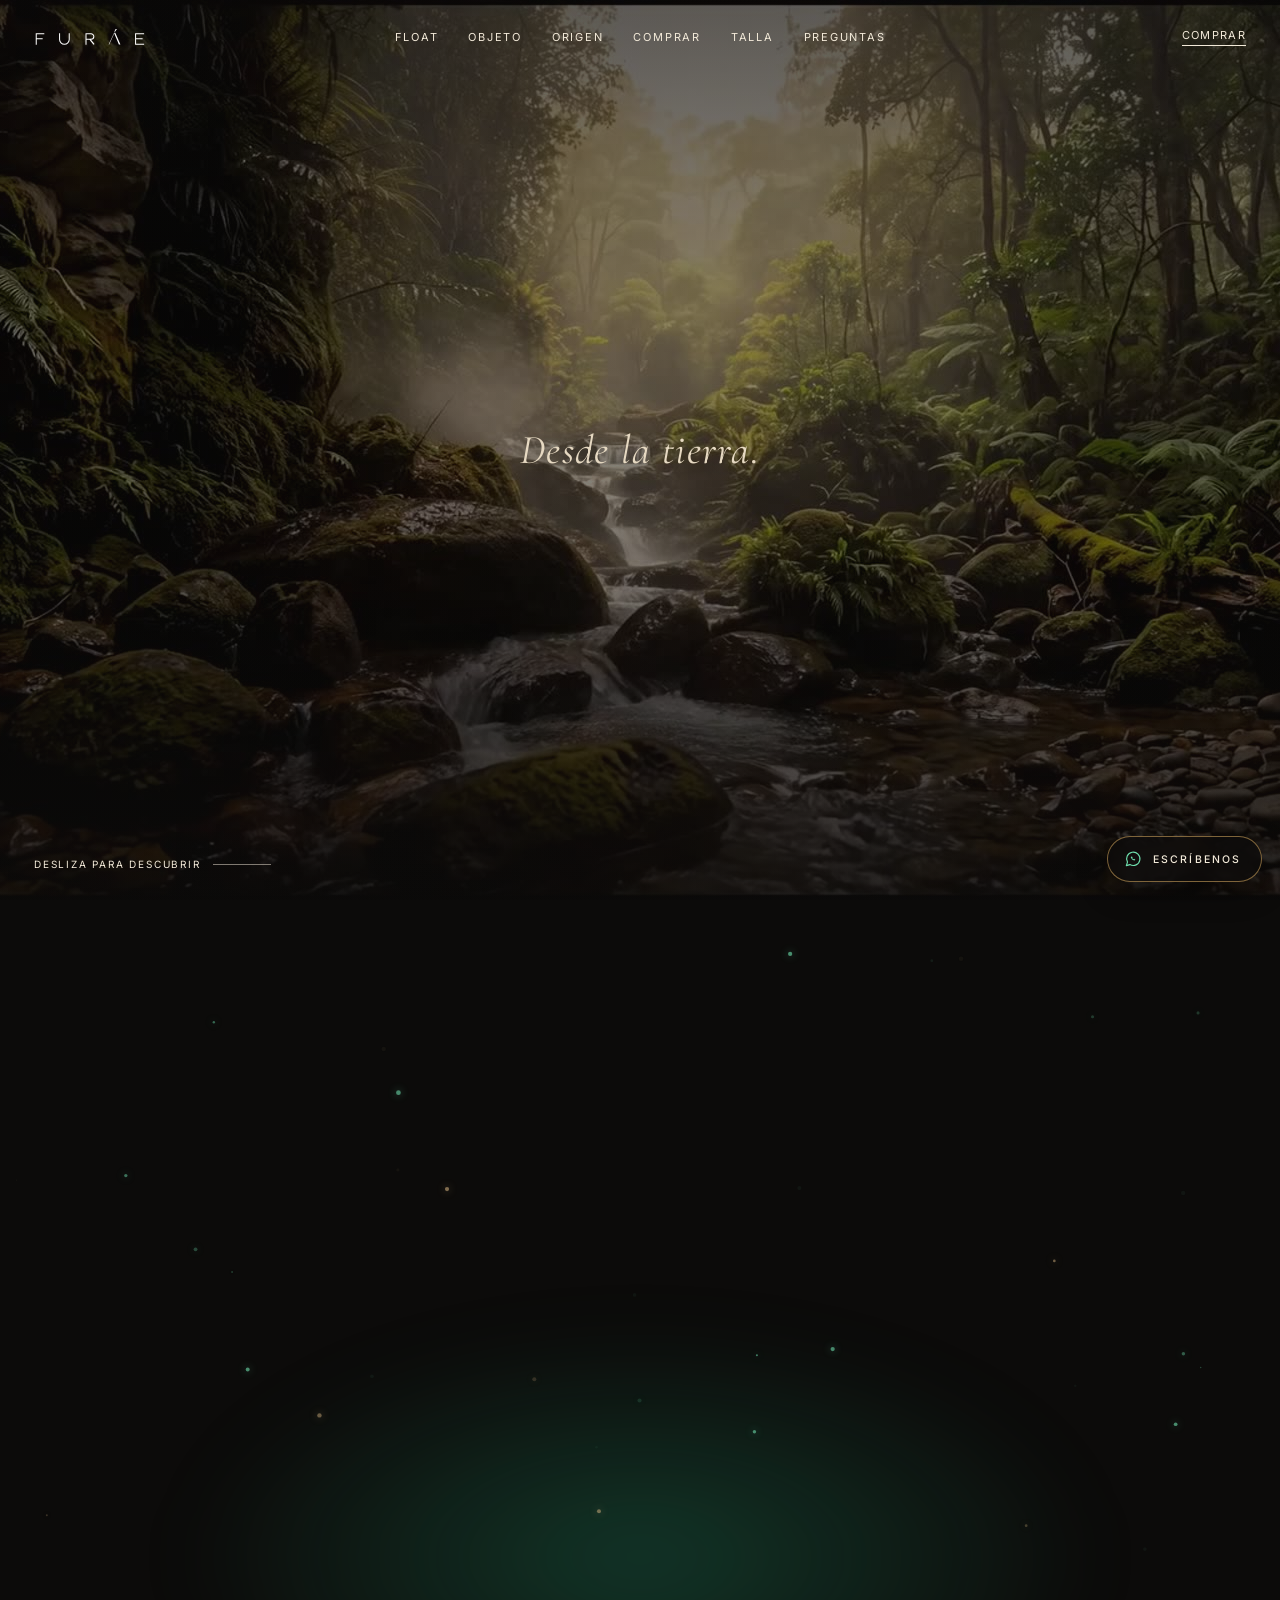
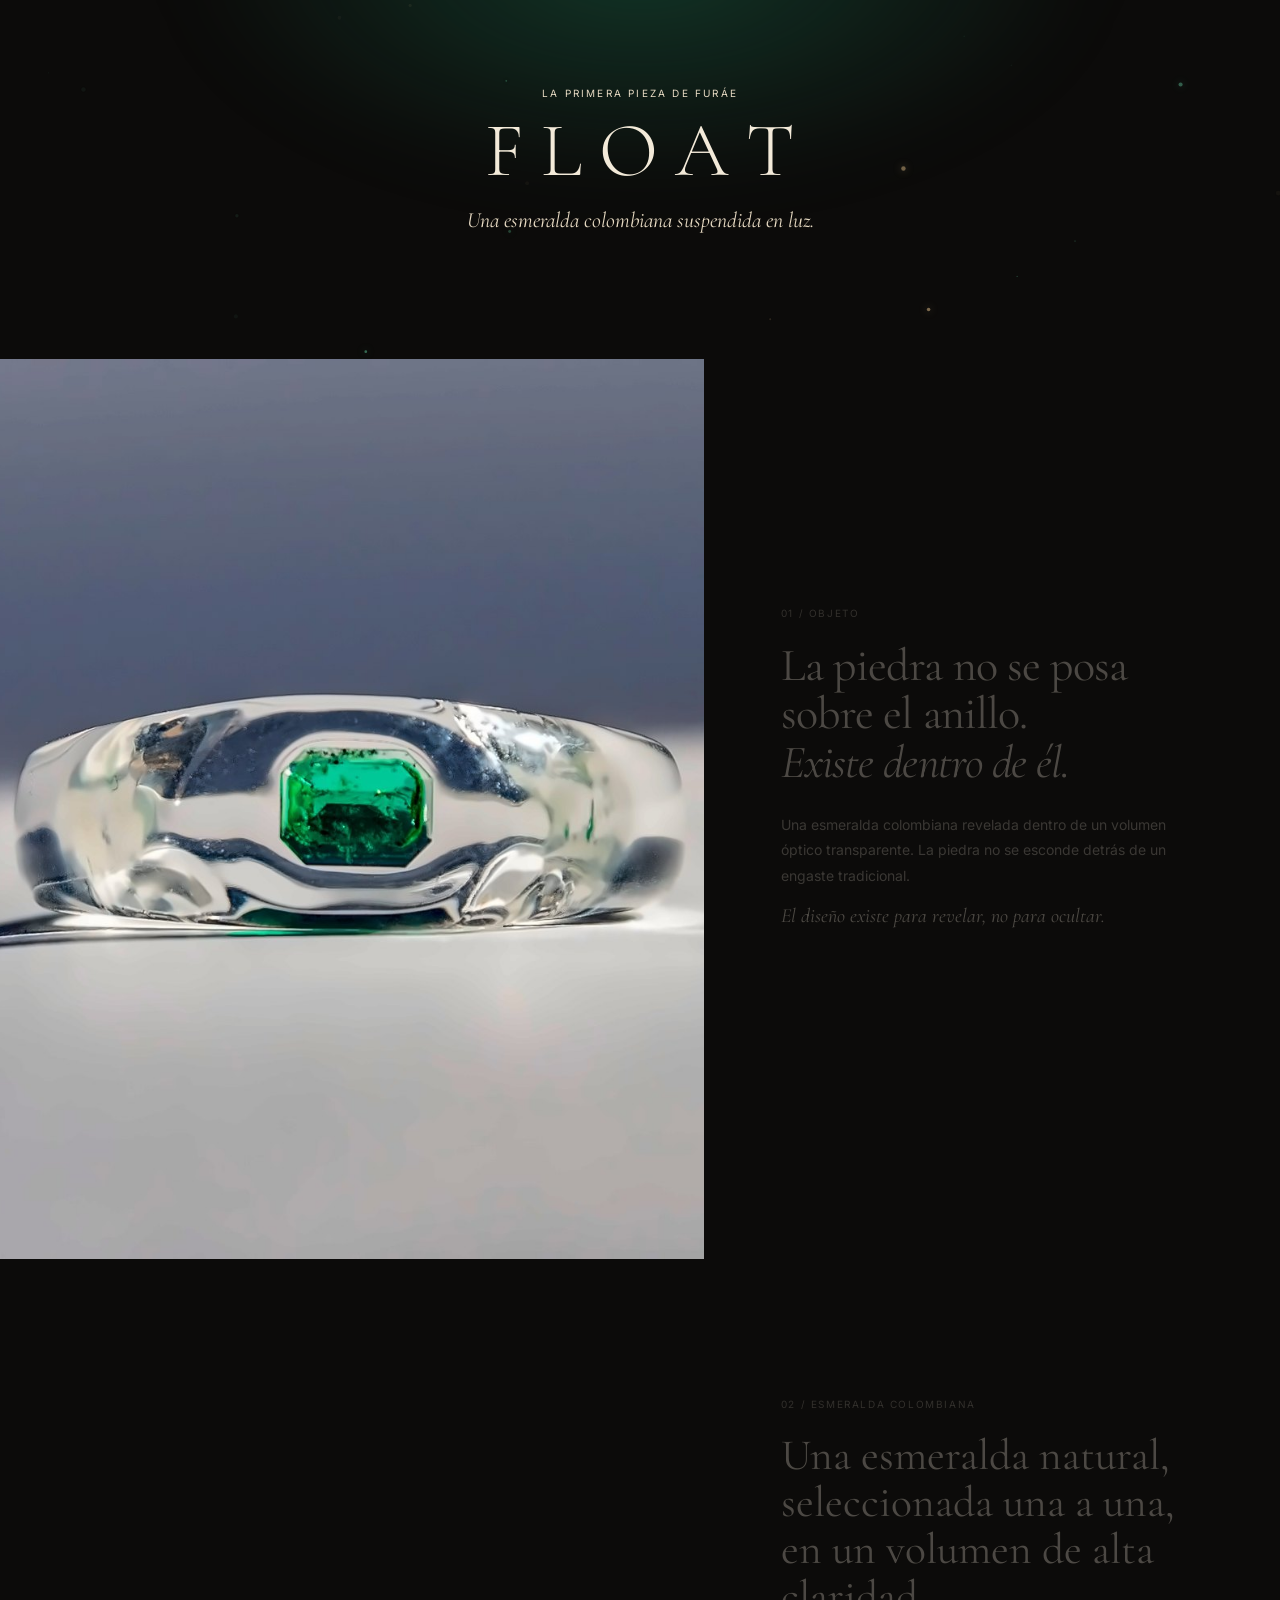
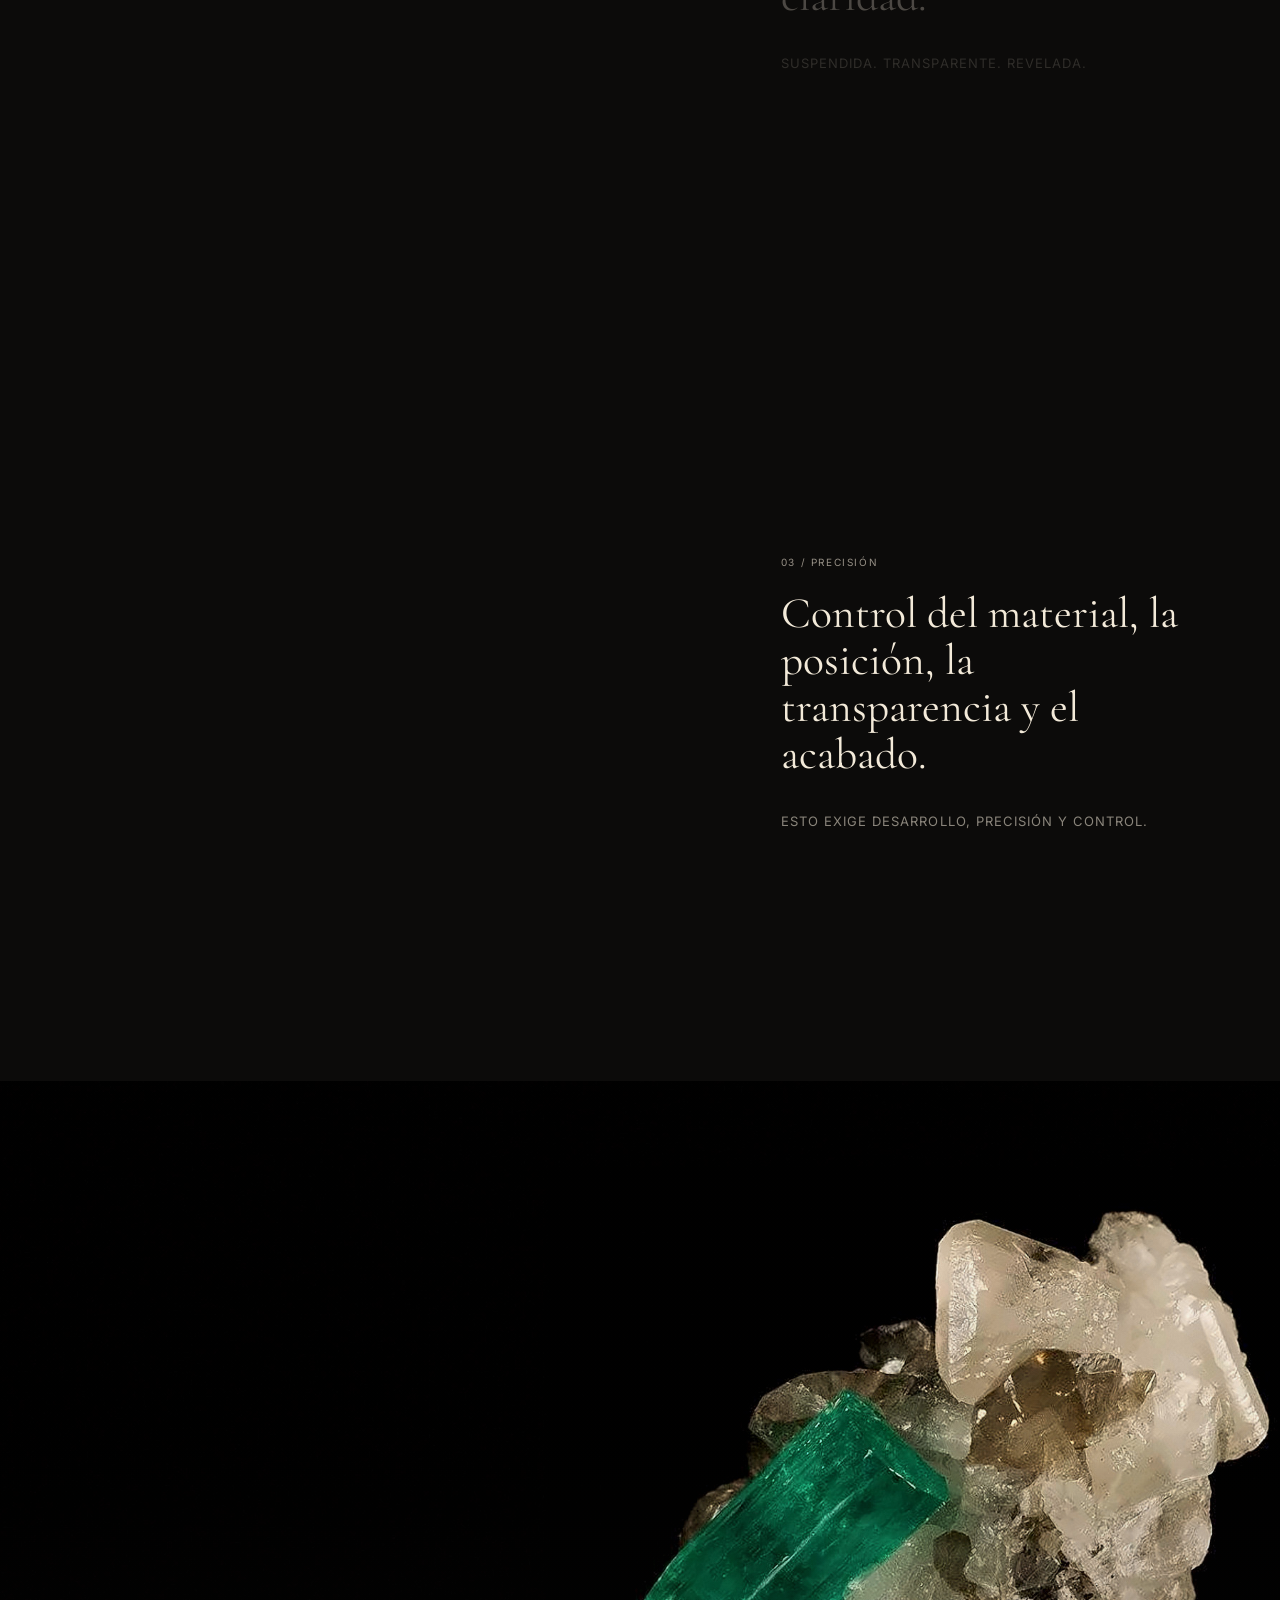
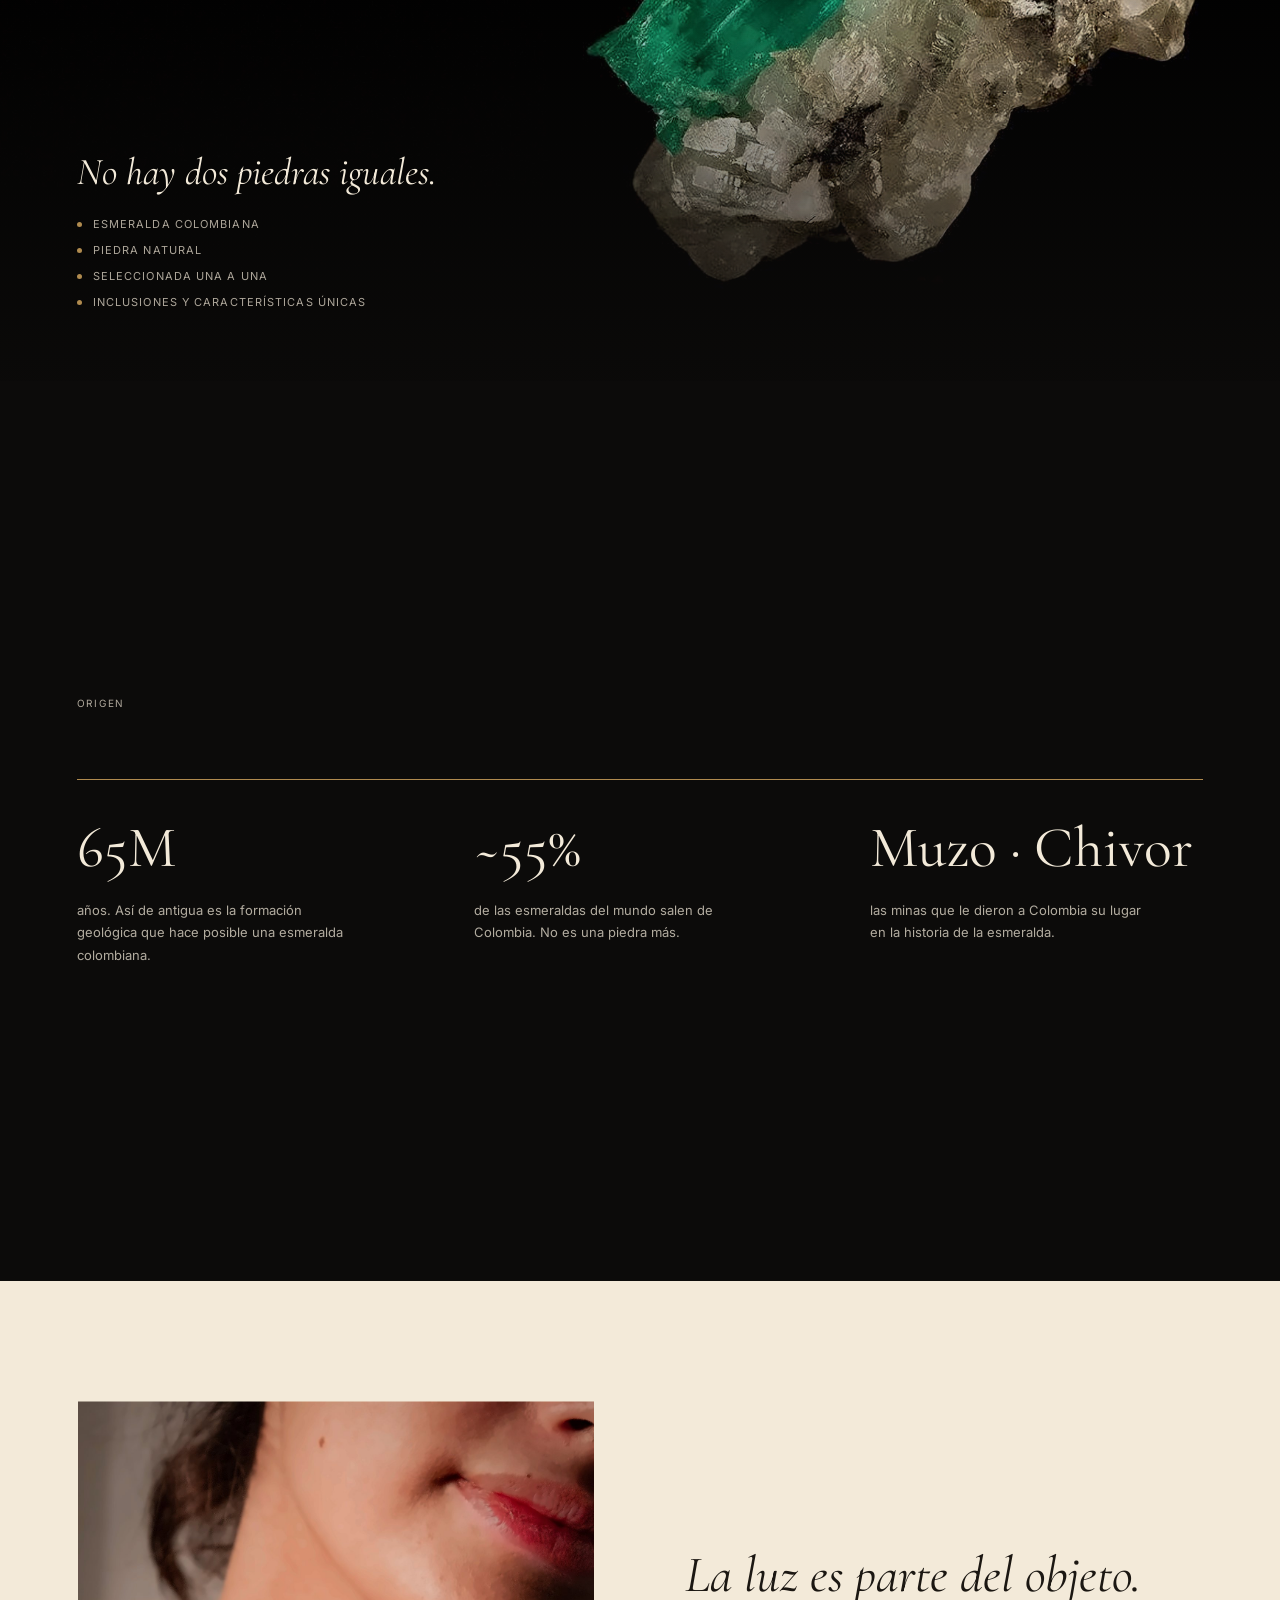
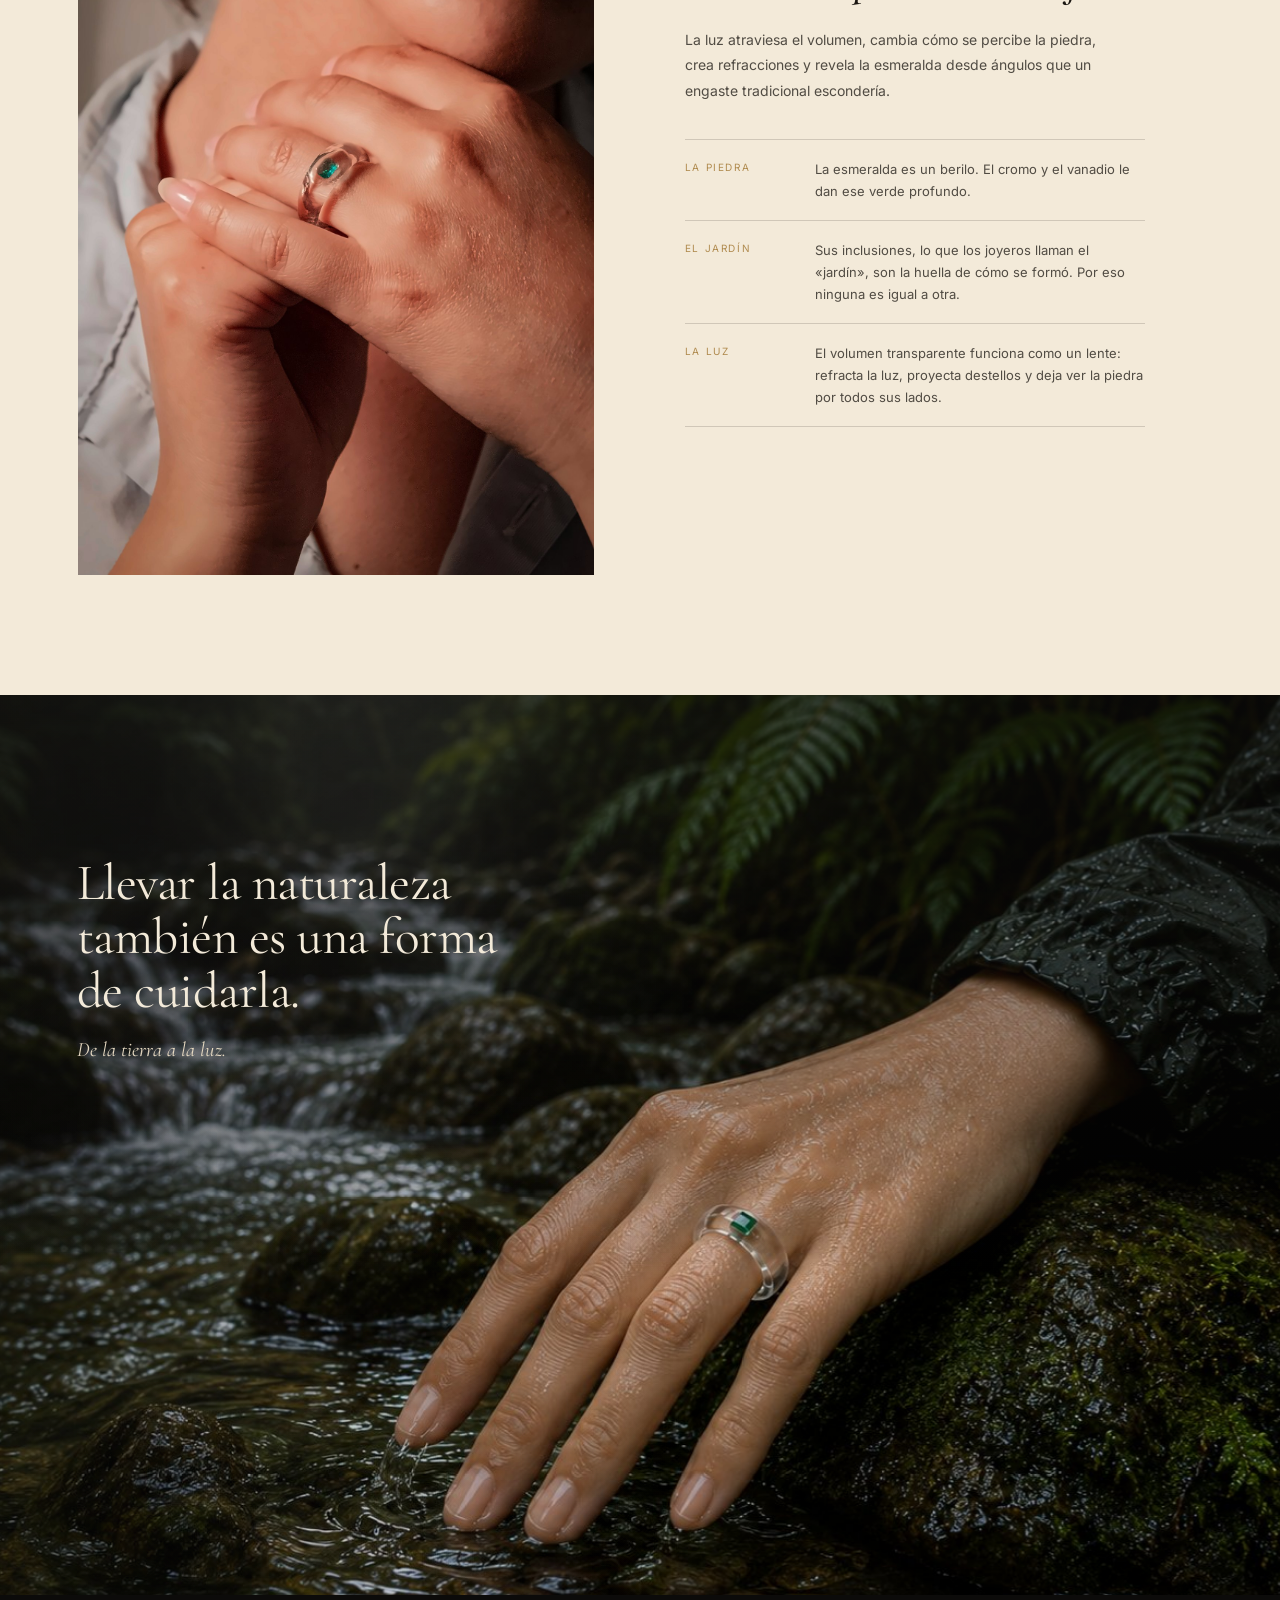
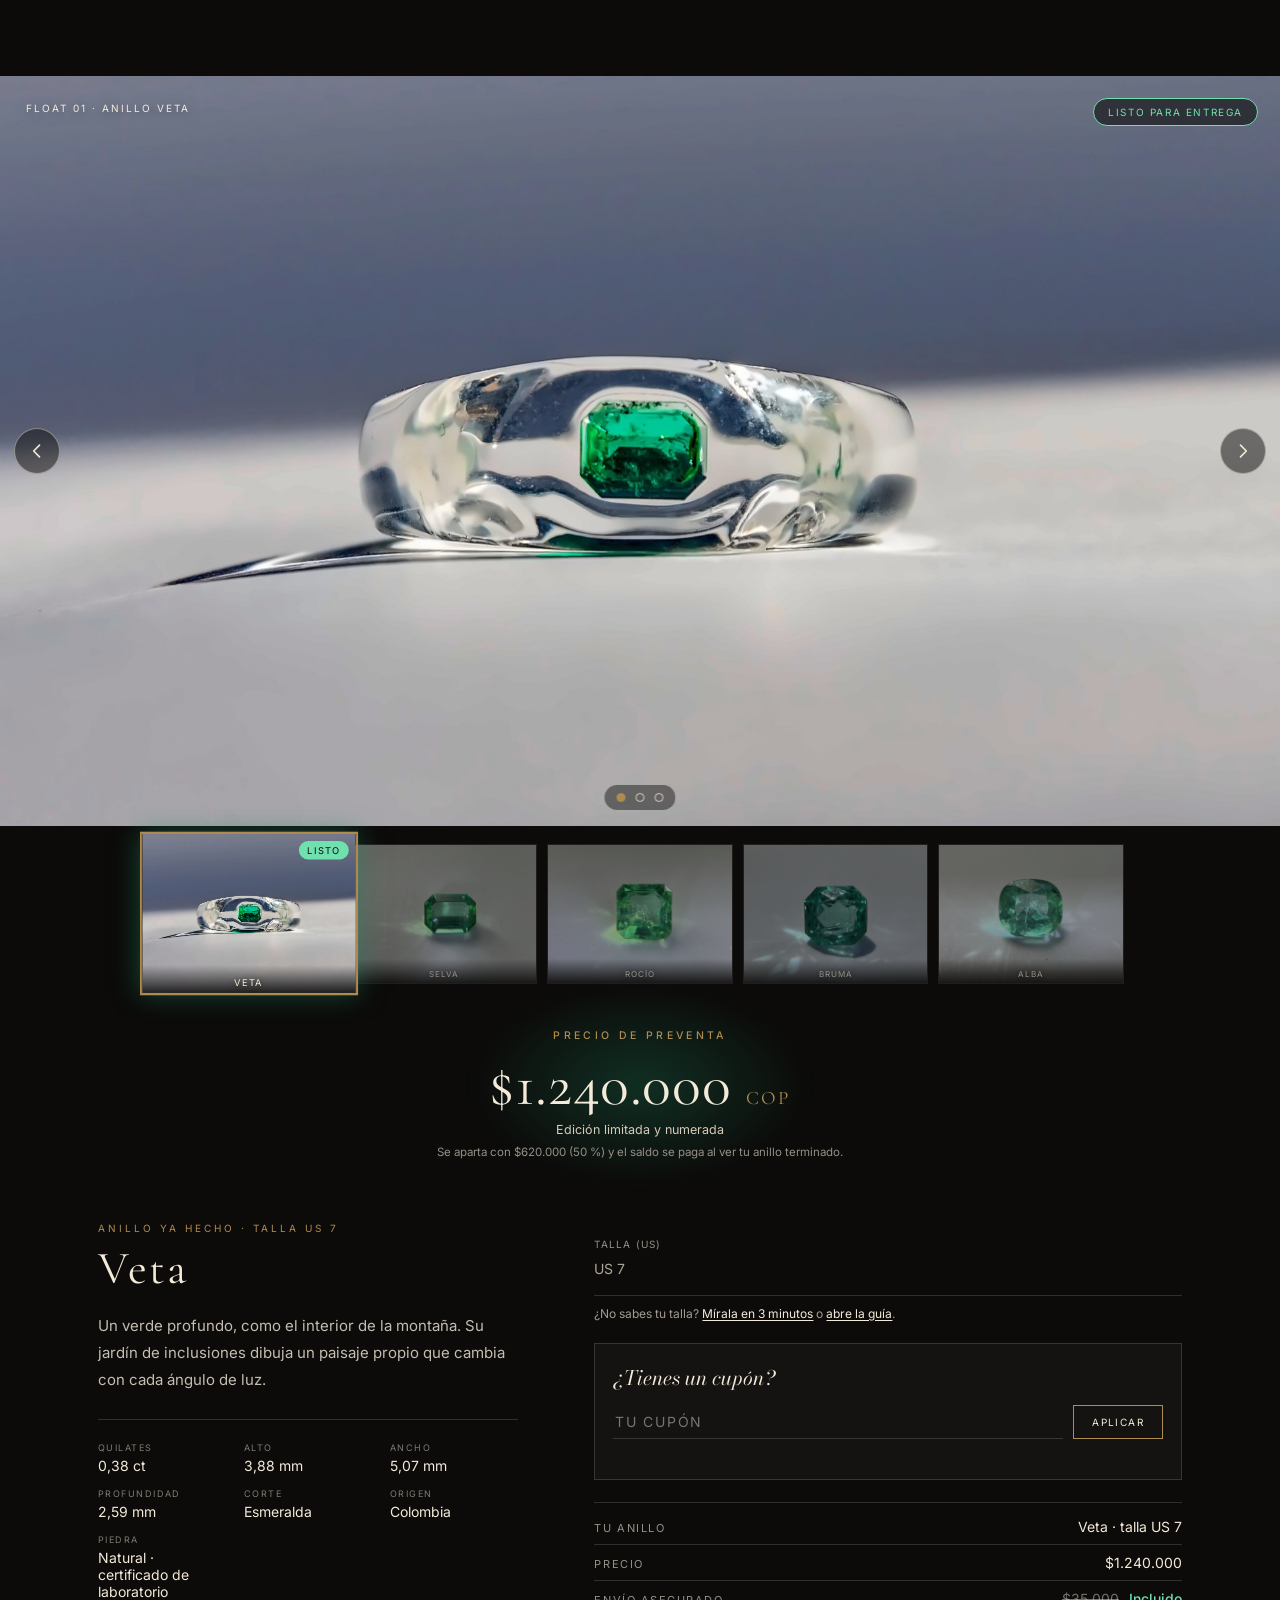
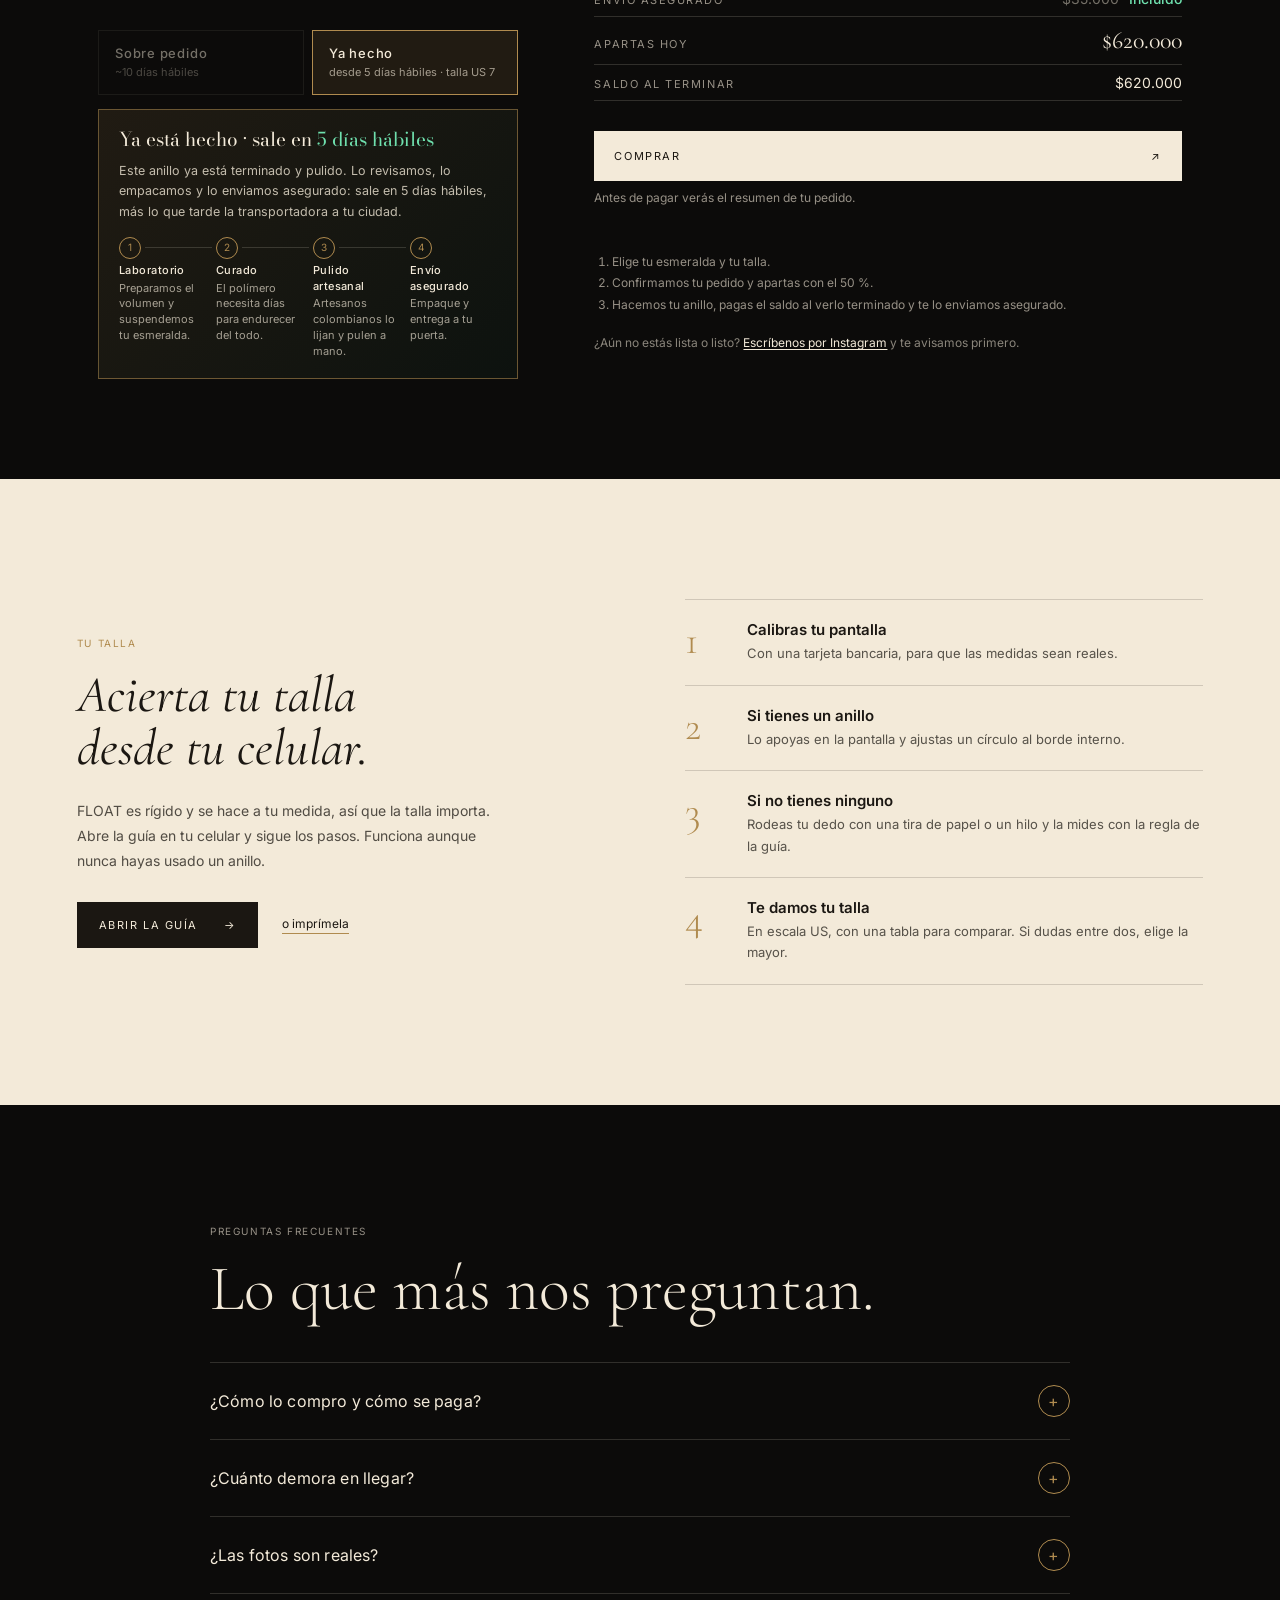
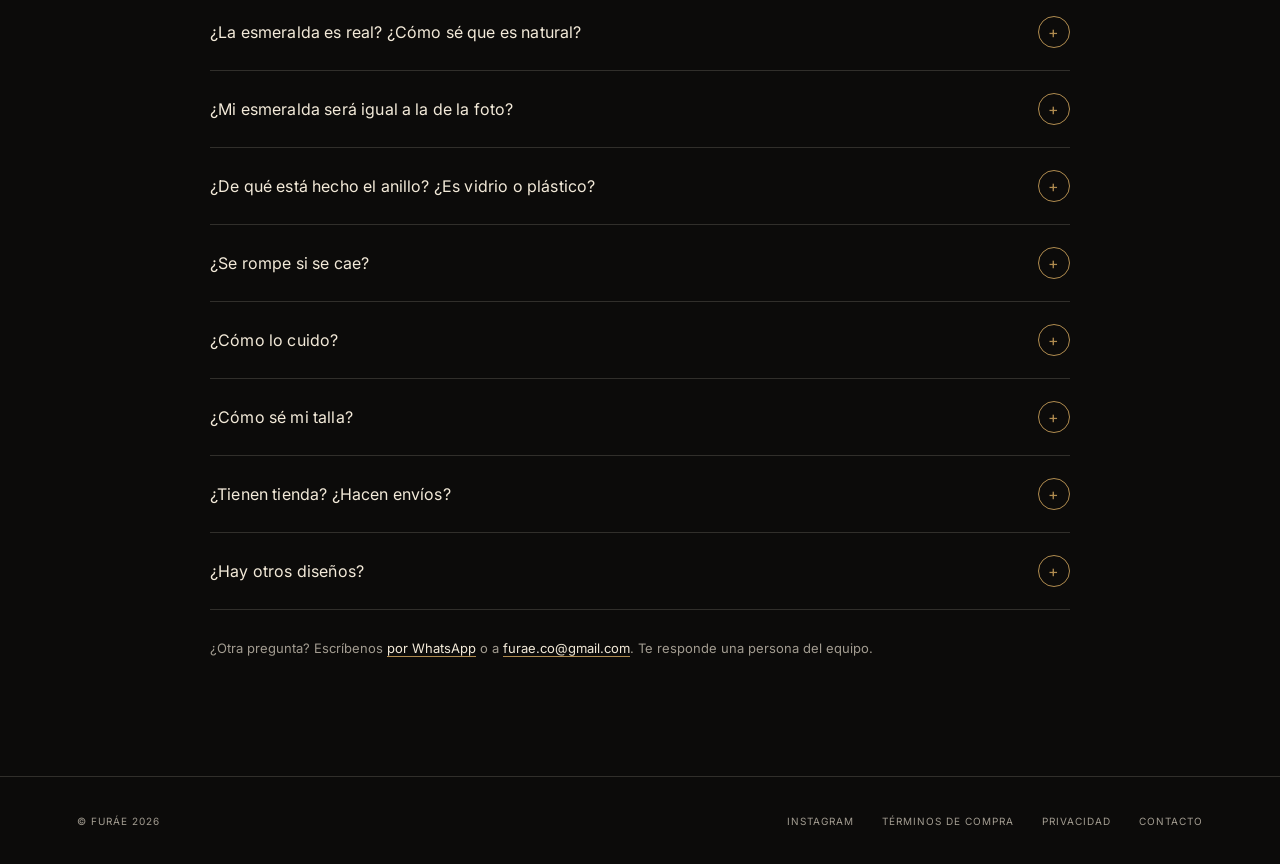
<file: index.html>
<!doctype html>
<html lang="es">
<head>
  <meta charset="utf-8" />
  <meta name="viewport" content="width=device-width, initial-scale=1" />
  <meta name="theme-color" content="#0c0b0a" />
  <meta name="description" content="FLOAT, la primera pieza de FURÁE. Una esmeralda colombiana suspendida en luz." />
  <title>FURÁE · FLOAT</title>

  <!-- Vista previa al compartir el link (WhatsApp, Instagram, Facebook).
       OJO: og:image y og:url funcionan mejor con la URL completa del dominio
       (ej. https://furae.co/assets/og-float.jpg). Cambiar cuando el dominio esté definido. -->
  <meta property="og:type" content="website" />
  <meta property="og:site_name" content="FURÁE" />
  <meta property="og:title" content="FURÁE · FLOAT" />
  <meta property="og:description" content="Una esmeralda colombiana suspendida en luz. Preventa fundadora." />
  <meta property="og:url" content="https://furae.co/" />
  <meta property="og:image" content="https://furae.co/assets/fotos/og-float-real.jpg" />
  <meta property="og:locale" content="es_CO" />
  <meta name="twitter:card" content="summary_large_image" />
  <script type="application/ld+json">{"@context":"https://schema.org","@type":"Organization","name":"FURÁE","url":"https://furae.co/","logo":"https://furae.co/assets/favicon.png","sameAs":["https://www.instagram.com/furae.co/"]}</script>
  <!-- PRELOADER: si ya vio la intro en esta visita, se salta (evita parpadeo). Si no, la página queda "en espera" (intro-wait)
       hasta que el video del inicio esté listo; ahí se añade intro-out y el telón se abre.
       Seguro de vida: pase lo que pase, a los 7,5 s se abre igual para que nadie quede atrapado en la pantalla de carga. -->
  <script>
  (function(){var h=document.documentElement;
    try{if(sessionStorage.getItem('furae_intro')){h.classList.add('no-intro');return;}}catch(e){}
    h.classList.add('intro-wait');
    setTimeout(function(){h.classList.add('intro-out');},7500);
  })();
  </script>
  <noscript><style>.intro{display:none!important}</style></noscript>

  <link rel="icon" href="assets/favicon.png" />
  <link rel="preconnect" href="https://fonts.googleapis.com">
  <link rel="preconnect" href="https://fonts.gstatic.com" crossorigin>
  <!-- Se añade el peso 300 (light) de Cormorant para el título FLOAT, más fino y elegante -->
  <link href="https://fonts.googleapis.com/css2?family=Cormorant+Garamond:ital,wght@0,300;0,400;0,500;1,400&family=Bodoni+Moda:ital,opsz,wght@0,6..96,400;1,6..96,400&family=Inter:wght@400;500;600&display=swap" rel="stylesheet">
  <link rel="stylesheet" href="styles.css" />
</head>
<body>
  <!-- INTRO: logo + línea + FLOAT, igual que en la pauta. Se quita sola (CSS) y se salta con un toque. -->
  <div class="intro" id="intro" aria-hidden="true">
    <img class="intro__logo" src="assets/furae-logo-blanco.svg" alt="" />
    <span class="intro__line"></span>
    <span class="intro__float">FLOAT</span>
  </div>
  <header class="site-header" id="siteHeader">
    <a class="brand" href="#top" aria-label="Inicio FURÁE">
      <img src="assets/furae-logo-blanco.svg" alt="FURÁE" />
    </a>
    <nav class="desktop-nav" aria-label="Navegación principal">
      <a href="#float">FLOAT</a>
      <a href="#object">OBJETO</a>
      <a href="#origin">ORIGEN</a>
      <a href="#access">COMPRAR</a>
      <a href="#talla-guia">TALLA</a>
      <a href="#faq">PREGUNTAS</a>
    </nav>
    <a class="header-cta" href="#access">Comprar</a>
    <button class="menu-toggle" id="menuToggle" aria-expanded="false" aria-controls="mobileNav" aria-label="Abrir menú">
      <span></span><span></span>
    </button>
  </header>

  <nav class="mobile-nav" id="mobileNav" aria-label="Navegación móvil">
    <a href="#float">FLOAT</a>
    <a href="#object">OBJETO</a>
    <a href="#origin">ORIGEN</a>
    <a href="#access">COMPRAR</a>
    <a href="#talla-guia">TALLA</a>
    <a href="#faq">PREGUNTAS</a>
  </nav>

  <main id="top">

    <!-- 1. HERO / TERRITORIO: video propio de FURÁE. Es el recurso MÁS IMPORTANTE de la carga: no es perezoso (lazy).
         autoplay muted loop playsinline preload="auto": se descarga desde el primer instante y arranca solo (iPhone y Android lo exigen silenciado y "en línea").
         <source media="...">: en pantallas de hasta 900 px (celular) se baja la versión de 720p (~2 MB); si no, la de 1080p (~5,4 MB).
         Es un loop sin costura (el final se disuelve en el inicio) y no tiene audio.
         poster = primer cuadro del video: si no carga o el celular bloquea el autoplay, se ve igual de bien. -->
    <section class="hero" id="hero">
      <video class="hero-video" autoplay muted loop playsinline webkit-playsinline preload="auto" poster="assets/hero-loop-poster.jpg"
             disablepictureinpicture disableremoteplayback x-webkit-airplay="deny" controlslist="nodownload nofullscreen noremoteplayback" tabindex="-1" aria-hidden="true">
        <source src="assets/hero-loop-720.mp4" type="video/mp4" media="(max-width: 900px)" />
        <source src="assets/hero-loop-1080.mp4" type="video/mp4" />
      </video>
      <!-- CONTROLADOR DEL PRELOADER: va justo después del video para empezar a trabajar en cuanto el navegador lo conoce.
           Idea: el video se pide y se reproduce DEBAJO del telón; el telón no se abre hasta que (a) pasó la animación del logo,
           (b) el video está reproduciéndose y tiene al menos 3 s de búfer por delante. Si el celular bloquea el autoplay,
           o la conexión es lenta (6 s), se abre igual: se ve la foto (primer cuadro) en movimiento, nunca un botón de play. -->
      <script>
      (function () {
        var h = document.documentElement, v = document.querySelector('.hero-video');
        if (!h.classList.contains('intro-wait') || !v) { h.classList.add('intro-out'); return; }
        var MIN = 2300, MAX = 6000, abierto = false, bloqueado = false, timer;
        // Atributos por código también: algunos navegadores solo leen la propiedad, no el atributo HTML
        v.muted = true; v.defaultMuted = true; v.playsInline = true; v.preload = 'auto';
        v.setAttribute('muted', ''); v.setAttribute('playsinline', '');
        function pedirPlay() {
          var p = v.play();
          if (p && p.catch) p.catch(function () {   // iPhone en ahorro de batería, Instagram/WhatsApp interno, etc.
            bloqueado = true;
            // Se esconde el <video> de una vez (se ve la foto) para que el sistema no alcance a dibujar su flechita de play
            var hs = document.getElementById('hero'); if (hs && v.paused) hs.classList.add('hero-sin-video');
          });
        }
        function bufer() {          // segundos de video ya descargados por delante del punto actual
          var b = v.buffered; if (!b.length) return 0;
          return b.end(b.length - 1) - v.currentTime;
        }
        function abrir() {
          if (abierto) return; abierto = true; clearInterval(timer);
          // Se vuelve al primer cuadro DEBAJO del telón (en pausa, así el salto no se ve) y solo entonces se abre y se reproduce.
          // Así el video arranca desde su primer instante justo cuando aparece la página.
          var salir = function () { v.removeEventListener('seeked', salir); clearTimeout(corte); pedirPlay(); h.classList.add('intro-out'); };
          var corte = setTimeout(salir, 400);   // si el navegador no avisa 'seeked', se abre igual
          try { if (v.readyState >= 2 && v.currentTime > 0.05) { v.pause(); v.addEventListener('seeked', salir); v.currentTime = 0; return; } } catch (e) {}
          salir();
        }
        window.furaeAbrir = abrir;   // el toque sobre el telón también lo abre
        function revisar() {
          if (abierto) return;
          var t = performance.now(), d = v.duration || 0;
          var listo = !v.paused && v.readyState >= 3 && (bufer() >= Math.min(3, d ? d - 0.2 : 3) || (d && v.buffered.length && v.buffered.end(v.buffered.length - 1) >= d - 0.2));
          if (t >= MIN && (listo || (bloqueado && t >= MIN + 400) || t >= MAX)) abrir();
        }
        ['loadedmetadata', 'loadeddata', 'canplay', 'canplaythrough', 'playing', 'progress', 'error'].forEach(function (e) { v.addEventListener(e, revisar); });
        v.addEventListener('canplay', function () { if (v.paused && !abierto) pedirPlay(); });
        pedirPlay();
        timer = setInterval(revisar, 150);
      })();
      </script>
      <div class="hero-scrim" aria-hidden="true"></div>
      <div class="hero-inner">
        <p class="hero-copy">Desde la tierra.</p>
      </div>
      <div class="scroll-cue">
        <span>Desliza para descubrir</span>
        <div class="scroll-line"></div>
      </div>
    </section>

    <!-- 2. REVEAL DE FLOAT: título arriba, foto nueva del anillo en haz de luz abajo -->
    <section class="reveal-section" id="float">
      <canvas class="dust" id="dust" aria-hidden="true"></canvas>
      <!-- Primero la hoja: aparece con un fundido de opacidad a medida que se baja desde el video (script.js) -->
      <img loading="lazy" decoding="async" class="reveal-ring"
           src="assets/fotos/float-hoja-2000.jpg"
           srcset="assets/fotos/float-hoja-1100.jpg 1100w, assets/fotos/float-hoja-2000.jpg 2000w"
           sizes="(max-width: 900px) 100vw, 80vw"
           width="2000" height="1117"
           alt="Anillo FLOAT sobre una hoja seca: una esmeralda colombiana dentro de un volumen transparente" />
      <div class="reveal-copy reveal">
        <p class="eyebrow">LA PRIMERA PIEZA DE FURÁE</p>
        <h1 class="float-title">FLOAT</h1>
        <p class="hero-line">Una esmeralda colombiana suspendida en luz.</p>
      </div>
    </section>

    <!-- 3. OBJETO: "La piedra no se posa..." + los 3 pasos, en una sola sección con la foto fija (sticky).
         Antes eran dos secciones separadas; ahora el texto de presentación es el primer paso
         y la foto de tres cuartos es la primera imagen. -->
    <section class="sticky-story" aria-label="Detalles de FLOAT" id="object">
      <div class="sticky-visual">
        <div class="visual-frame visual-frame--zero is-visible">
          <img loading="lazy" decoding="async" src="assets/fotos/float-blanco.jpg" alt="Anillo FLOAT sobre fondo claro, con su sombra" />
        </div>
        <div class="visual-frame visual-frame--one">
          <img src="assets/fotos/float-perfil.jpg" alt="FLOAT de perfil: el volumen transparente" loading="lazy" />
        </div>
        <div class="visual-frame visual-frame--two">
          <img src="assets/fotos/float-frente-cerca.jpg" alt="FLOAT de frente: la esmeralda dentro del volumen transparente" loading="lazy" />
        </div>
      </div>
      <div class="story-steps">
        <!-- 3 pasos: 01 / OBJETO, 02 / ESMERALDA COLOMBIANA, 03 / PRECISIÓN. Cada uno con una perspectiva del anillo -->
        <article class="story-step story-step--intro is-active" data-visual="zero">
          <p class="eyebrow">01 / OBJETO</p>
          <h2>La piedra no se posa<br>sobre el anillo.<br><em>Existe dentro de él.</em></h2>
          <p class="story-body">Una esmeralda colombiana revelada dentro de un volumen óptico transparente. La piedra no se esconde detrás de un engaste tradicional.</p>
          <p class="statement-key">El diseño existe para revelar, no para ocultar.</p>
        </article>
        <article class="story-step" data-visual="one">
          <p class="eyebrow">02 / ESMERALDA COLOMBIANA</p>
          <h3>Una esmeralda natural, seleccionada una a una, en un volumen de alta claridad.</h3>
          <p>Suspendida. Transparente. Revelada.</p>
        </article>
        <article class="story-step" data-visual="two">
          <p class="eyebrow">03 / PRECISIÓN</p>
          <h3>Control del material, la posición, la transparencia y el acabado.</h3>
          <p>Esto exige desarrollo, precisión y control.</p>
        </article>
      </div>
    </section>

    <!-- 4. LA ESMERALDA -->
    <section class="stone-section" id="stone">
      <picture>
        <source media="(max-width: 900px)" srcset="assets/fotos/estuche-esmeralda-cristal-vertical.jpg" />
        <img class="stone-image" src="assets/fotos/estuche-esmeralda-cristal.jpg" alt="Esmeralda colombiana natural en su cristal, con la veta verde translúcida" width="2560" height="1440" loading="lazy" decoding="async" />
      </picture>
      <div class="stone-scrim" aria-hidden="true"></div>
      <div class="stone-copy reveal">
        <p class="stone-lead">No hay dos piedras iguales.</p>
        <ul class="stone-facts">
          <li>Esmeralda colombiana</li>
          <li>Piedra natural</li>
          <li>Seleccionada una a una</li>
          <li>Inclusiones y características únicas</li>
        </ul>
      </div>
    </section>

    <!-- 5. COLOMBIA / GEOLOGÍA / TIEMPO: fondo negro (se quitó el video de la selva; el archivo sigue en assets/jungle.mp4) -->
    <section class="origin-section origin-section--negro section-pad" id="origin">
      <div class="origin-inner">
        <div class="section-index section-index--light">ORIGEN</div>
        <div class="fact-grid">
          <article class="fact reveal">
            <p class="fact-number">65M</p>
            <p class="fact-text">años. Así de antigua es la formación geológica que hace posible una esmeralda colombiana.</p>
          </article>
          <article class="fact reveal delay1">
            <p class="fact-number">~55%</p>
            <p class="fact-text">de las esmeraldas del mundo salen de Colombia. No es una piedra más.</p>
          </article>
          <article class="fact reveal delay2">
            <p class="fact-number">Muzo · Chivor</p>
            <p class="fact-text">las minas que le dieron a Colombia su lugar en la historia de la esmeralda.</p>
          </article>
        </div>
      </div>
    </section>

    <!-- 6. LA PIEDRA Y LA LUZ (sección clara)
         Foto cambiada: la anterior (float-front.webp) tenía un óvalo interno que parecía una burbuja -->
    <section class="light-section section-pad">
      <div class="light-grid">
        <div class="light-visual reveal">
          <img src="assets/fotos/float-luz-persona.jpg" width="1400" height="2100" alt="FLOAT puesto, con la mano bajo el mentón y la esmeralda a la luz" loading="lazy" />
        </div>
        <div class="light-copy reveal delay1">
          <p class="light-kicker">La luz es parte del objeto.</p>
          <p>La luz atraviesa el volumen, cambia cómo se percibe la piedra, crea refracciones y revela la esmeralda desde ángulos que un engaste tradicional escondería.</p>
          <!-- Lista de datos: <dl> es la etiqueta HTML para pares "término: descripción" -->
          <dl class="light-facts">
            <div>
              <dt>La piedra</dt>
              <dd>La esmeralda es un berilo. El cromo y el vanadio le dan ese verde profundo.</dd>
            </div>
            <div>
              <dt>El jardín</dt>
              <dd>Sus inclusiones, lo que los joyeros llaman el «jardín», son la huella de cómo se formó. Por eso ninguna es igual a otra.</dd>
            </div>
            <div>
              <dt>La luz</dt>
              <dd>El volumen transparente funciona como un lente: refracta la luz, proyecta destellos y deja ver la piedra por todos sus lados.</dd>
            </div>
          </dl>
        </div>
      </div>
    </section>

    <!-- 8. FLOAT EN EL CUERPO (única foto de mano; se quitó la sección de la mano sobre el musgo)
         La frase "De la tierra a la luz." ahora vive aquí -->
    <section class="body-section">
      <img class="body-image" src="assets/hand-stream.jpg" alt="FLOAT puesto en la mano, en una quebrada colombiana" loading="lazy" />
      <div class="body-scrim" aria-hidden="true"></div>
      <!-- Titular grande abajo a la izquierda (la mano queda libre a la derecha) y la frase de marca debajo -->
      <div class="body-copy reveal">
        <h2>Llevar la naturaleza<br>también es una forma<br>de cuidarla.</h2>
        <p>De la tierra a la luz.</p>
      </div>
    </section>

    <!-- 9. COMPRA
Arriba: la foto de la esmeralda a pantalla casi completa, con ZOOM. Debajo: miniaturas, precio (igual que la pauta),
la ficha de la esmeralda y, al lado, las opciones de compra.
Las esmeraldas (nombre, foto, descripción, quilates, medidas) se editan en script.js → const GEMS.
Los anillos YA HECHOS y el cupón se configuran en script.js → const LISTOS y const CUPON. -->
<section class="buy-section" id="access">
<div class="buy-stage">
<div class="zoom-stage" id="zoomStage" tabindex="0" aria-label="Foto de la esmeralda. Pasa el cursor o toca para acercar">
<img loading="lazy" decoding="async" id="stageImg" src="assets/fotos/gema-claro.jpg" alt="Anillo FLOAT con la esmeralda elegida" />
<span class="stage-mark" id="stageMark">FLOAT 01</span>
<span class="stage-ready" id="stageReady" hidden>Listo para entrega</span>
<span class="zoom-hint" id="zoomHint">Pasa el cursor para acercar</span>
</div>
<div class="gems" id="gems" role="group" aria-label="Elige tu esmeralda"></div>
</div>

<div class="buy-price">
<small>Precio de preventa</small>
<strong><span id="precioTexto">$1.240.000</span> <b class="cop">COP</b></strong>
<del id="precioViejo" hidden></del>
<span class="buy-price__sub">Edición limitada y numerada</span>
<em>Se aparta con <span id="apartadoTexto">$620.000</span> (50 %) y el saldo se paga al ver tu anillo terminado.</em>
</div>

<div class="buy-body">
<div class="buy-info">
<div class="gem-info" id="gemInfo" aria-live="polite">
<p class="gem-info__tag" id="gemTag">Esmeralda 01</p>
<h3 class="gem-info__name" id="gemTitle">Selva</h3>
<p class="gem-info__desc" id="gemDesc"></p>
<dl class="gem-specs" id="gemSpecs"></dl>
</div>

<div class="mode" id="mode" role="group" aria-label="Cuándo lo quieres" hidden>
<button type="button" class="mode__btn is-on" data-mode="pedido" aria-pressed="true"><b>Sobre pedido</b><span>~10 días hábiles</span></button>
<button type="button" class="mode__btn" data-mode="listo" id="modeListo" aria-pressed="false"><b>Ya hecho</b><span>desde 5 días hábiles</span></button>
</div>

<aside class="delivery" aria-label="Tiempo de entrega">
<p class="delivery__title" id="dlvTitle">Hecho sobre pedido · llega en aprox. <strong>10 días hábiles</strong></p>
<p class="delivery__text" id="dlvText">Cada FLOAT se fabrica después de tu pedido. Es un proceso real y por eso toma tiempo; vale la pena saberlo antes de comprar, sobre todo si es un regalo para Navidad.</p>
<ol class="delivery__steps" id="dlvSteps">
<li><b>Laboratorio</b><span>Preparamos el volumen y suspendemos tu esmeralda.</span></li>
<li><b>Curado</b><span>El polímero necesita días para endurecer del todo.</span></li>
<li><b>Pulido artesanal</b><span>Artesanos colombianos lo lijan y pulen a mano.</span></li>
<li><b>Envío asegurado</b><span>Empaque y entrega a tu puerta.</span></li>
</ol>
<p class="delivery__xmas" id="xmasMsg"></p>
</aside>
</div>

<div class="buy-panel">
<label class="buy-field">
<span>Talla (US)</span>
<select id="talla" required>
<option value="" disabled selected>Elige tu talla</option>
</select>
</label>
<p class="size-help">¿No sabes tu talla? <a href="#talla-guia">Mírala en 3 minutos</a> o <a href="guia-de-talla.html">abre la guía</a>.</p>

<div class="coupon-box">
<p class="coupon-title">¿Tienes un cupón?</p>
<div class="coupon-row">
<input type="text" id="coupon" placeholder="Tu cupón" autocomplete="off" aria-label="Cupón" />
<button type="button" id="couponBtn">Aplicar</button>
</div>
<p class="coupon-msg" id="couponMsg" aria-live="polite"></p>
</div>

<dl class="summary" id="summary" aria-live="polite">
<div><dt>Tu anillo</dt><dd id="sumAnillo">Veta · talla por elegir</dd></div>
<div><dt>Precio</dt><dd id="sumPrecio">$1.240.000</dd></div>
<div><dt>Envío asegurado</dt><dd><s id="envioValor">$35.000</s> <b>Incluido</b></dd></div>
<div class="summary__total"><dt>Apartas hoy</dt><dd id="sumApartado">$620.000</dd></div>
<div><dt>Saldo al terminar</dt><dd id="sumSaldo">$620.000</dd></div>
</dl>
<button type="button" class="buy-btn" id="checkoutBtn"><span>Comprar</span> <span>↗</span></button>
<p class="buy-note">Antes de pagar verás el resumen de tu pedido.</p>
<p class="buy-status" id="ckStatus" aria-live="polite"></p>

<ol class="buy-steps">
<li>Elige tu esmeralda y tu talla.</li>
<li>Confirmamos tu pedido y apartas con el 50 %.</li>
<li>Hacemos tu anillo, pagas el saldo al verlo terminado y te lo enviamos asegurado.</li>
</ol>
<p class="buy-alt">¿Aún no estás lista o listo? <a href="https://ig.me/m/furae.co" target="_blank" rel="noopener">Escríbenos por Instagram</a> y te avisamos primero.</p>
</div>
</div>
</section>

<!-- 10. GUÍA DE TALLA: resumen + descarga del .html para usar en el celular -->
<section class="size-section section-pad" id="talla-guia">
<div class="size-grid">
<div class="size-copy reveal">
<p class="eyebrow">TU TALLA</p>
<h2>Acierta tu talla<br>desde tu celular.</h2>
<p class="size-lead">FLOAT es rígido y se hace a tu medida, así que la talla importa. Abre la guía en tu celular y sigue los pasos. Funciona aunque nunca hayas usado un anillo.</p>
<div class="size-actions">
<a class="size-btn" href="guia-de-talla.html">Abrir la guía <span>→</span></a>
<a class="size-link" href="guia-imprimible.html">o imprímela</a>
</div>
</div>
<div class="size-steps reveal delay1">
<article><b>1</b><div><h3>Calibras tu pantalla</h3><p>Con una tarjeta bancaria, para que las medidas sean reales.</p></div></article>
<article><b>2</b><div><h3>Si tienes un anillo</h3><p>Lo apoyas en la pantalla y ajustas un círculo al borde interno.</p></div></article>
<article><b>3</b><div><h3>Si no tienes ninguno</h3><p>Rodeas tu dedo con una tira de papel o un hilo y la mides con la regla de la guía.</p></div></article>
<article><b>4</b><div><h3>Te damos tu talla</h3><p>En escala US, con una tabla para comparar. Si dudas entre dos, elige la mayor.</p></div></article>
</div>
</div>
</section>

<!-- 11. PREGUNTAS FRECUENTES (al final). Cada pregunta es un <details>: se abre y cierra con animación -->
<section class="faq-section section-pad" id="faq">
<div class="faq-inner">
<p class="eyebrow reveal">PREGUNTAS FRECUENTES</p>
<h2 class="faq-title reveal">Lo que más nos preguntan.</h2>
<div class="faq-list">
<details class="faq"><summary>¿Cómo lo compro y cómo se paga?</summary><div class="faq-a"><div><p>Eliges tu esmeralda y tu talla, y antes de pagar ves el resumen de tu pedido. Puedes apartar con el 50 % y pagar el saldo al ver tu anillo terminado, o pagar todo de una vez. Se paga por transferencia, Nequi o Bre-B confirmando por WhatsApp, o en línea con tarjeta o PSE (Mercado Pago, hasta 12 cuotas).</p></div></div></details>
<details class="faq"><summary>¿Cuánto demora en llegar?</summary><div class="faq-a"><div><p>Cada FLOAT se hace sobre pedido y llega en aproximadamente 10 días hábiles. Ese tiempo incluye laboratorio, curado del polímero, pulido a mano con artesanos colombianos, empaque y envío. Si eliges un anillo ya hecho, sale desde 5 días hábiles. Si es para Navidad, mira la fecha límite que aparece arriba, en la sección de compra.</p></div></div></details>
<details class="faq"><summary>¿Las fotos son reales?</summary><div class="faq-a"><div><p>Sí. Son fotos de piezas reales de FLOAT, tomadas por nosotros. Al comienzo del proyecto usamos imágenes de referencia hechas en computador para explicar la idea; hoy ya existen las piezas, y estas fotos son de ellas.</p></div></div></details>
<details class="faq"><summary>¿La esmeralda es real? ¿Cómo sé que es natural?</summary><div class="faq-a"><div><p>Sí. Es una esmeralda colombiana natural, elegida a mano, una por una, por su color. Cada pieza va con el certificado gemológico de su piedra, donde un laboratorio confirma que es natural. Como casi toda esmeralda natural, tiene pequeñas inclusiones en su interior (el «jardín»): son la huella de cómo se formó.</p></div></div></details>
<details class="faq"><summary>¿Mi esmeralda será igual a la de la foto?</summary><div class="faq-a"><div><p>No hay dos esmeraldas iguales: el tono de verde y lo que se ve por dentro cambian de una piedra a otra. Por eso cada una tiene nombre. Si eliges un anillo ya hecho, recibes la pieza de la foto. Si es sobre pedido, la tuya será única, y eso es parte de su valor.</p></div></div></details>
<details class="faq"><summary>¿De qué está hecho el anillo? ¿Es vidrio o plástico?</summary><div class="faq-a"><div><p>No es vidrio ni cristal. El volumen transparente es un polímero de calidad óptica con protección UV, diseñado para dejar pasar la luz y mostrar la piedra por todos sus lados. Es liviano, no lleva metales y lo trabajan artesanos colombianos pieza por pieza.</p></div></div></details>
<details class="faq"><summary>¿Se rompe si se cae?</summary><div class="faq-a"><div><p>No se quiebra como el vidrio: es un material rígido y resistente, pero no indestructible. Evita golpes fuertes contra superficies duras y quítatelo para hacer ejercicio o lavar.</p></div></div></details>
<details class="faq"><summary>¿Cómo lo cuido?</summary><div class="faq-a"><div><p>Evita el calor intenso (secadores, saunas, un carro al sol) y los químicos fuertes como cloro, alcohol o acetona. Límpialo con un paño suave y agua con jabón neutro, y guárdalo solo para que no se raye. Con tu pieza te damos una guía de cuidado.</p></div></div></details>
<details class="faq"><summary>¿Cómo sé mi talla?</summary><div class="faq-a"><div><p>Abre la <a href="guia-de-talla.html">guía de talla</a> en tu celular. Tiene un paso a paso con y sin anillo. Como FLOAT es rígido, confirmamos tu talla contigo antes de fabricarlo.</p></div></div></details>
<details class="faq"><summary>¿Tienen tienda? ¿Hacen envíos?</summary><div class="faq-a"><div><p>Por ahora vendemos en línea. Enviamos a toda Colombia y el envío asegurado va incluido en el precio. En Bogotá también podemos entregarlo en mano. Si estás fuera del país, escríbenos y miramos tu caso.</p></div></div></details>
<details class="faq"><summary>¿Hay otros diseños?</summary><div class="faq-a"><div><p>FLOAT es la primera pieza de FURÁE. Estamos trabajando en más diseños con la misma idea: dejar la piedra a la vista, en luz. Si quieres enterarte primero, <a href="https://ig.me/m/furae.co" target="_blank" rel="noopener">escríbenos por Instagram</a>.</p></div></div></details>
</div>
<p class="faq-more">¿Otra pregunta? Escríbenos <a id="faqChat" href="https://ig.me/m/furae.co" target="_blank" rel="noopener">por Instagram</a> o a <a href="mailto:furae.co@gmail.com">furae.co@gmail.com</a>. Te responde una persona del equipo.</p>
</div>
</section>
</main>

  <footer class="footer">
    <span>© FURÁE 2026</span>
    <div>
      <a href="https://www.instagram.com/furae.co/" target="_blank" rel="noopener">Instagram</a>
      <a href="terminos.html">Términos de compra</a>
      <a href="privacidad.html">Privacidad</a>
      <a href="mailto:furae.co@gmail.com">Contacto</a>
    </div>
  </footer>

<!-- RESUMEN DEL PEDIDO ("carrito"): lo llena script.js → abrirResumen() -->
<div class="checkout" id="checkout" hidden>
<div class="checkout__panel" role="dialog" aria-modal="true" aria-labelledby="ckTitle">
<button type="button" class="checkout__close" id="ckClose" aria-label="Cerrar resumen">×</button>
<p class="checkout__tag">Tu pedido</p>
<h3 class="checkout__title" id="ckTitle">Resumen</h3>
<div class="checkout__item">
<img loading="lazy" decoding="async" id="ckImg" src="assets/fotos/gema-claro.jpg" alt="" />
<div><b id="ckNombre">FLOAT 01 · Selva</b><span id="ckDetalle">Talla US 7 · Sobre pedido</span></div>
</div>
<div class="ck-plan" role="radiogroup" aria-label="Cómo quieres pagar">
<label class="ck-plan__opt"><input type="radio" name="ckPlan" value="apartado" checked /><span><b>Apartar con el 50 %</b><small id="ckPlanA">$620.000 hoy, el saldo al ver tu anillo terminado</small></span></label>
<label class="ck-plan__opt"><input type="radio" name="ckPlan" value="total" /><span><b>Pagar todo de una vez</b><small id="ckPlanT">$1.240.000 hoy, sin saldo pendiente</small></span></label>
</div>
<dl class="checkout__rows">
<div><dt>Precio</dt><dd id="ckPrecio">$1.240.000</dd></div>
<div id="ckCuponFila" hidden><dt>Cupón</dt><dd id="ckCupon">FURAVIDAD</dd></div>
<div><dt>Envío asegurado</dt><dd><s id="ckEnvio">$35.000</s> <b>Incluido</b></dd></div>
<div class="checkout__total"><dt>Total</dt><dd id="ckTotal">$1.240.000</dd></div>
<div class="checkout__hoy"><dt id="ckHoyLabel">Pagas hoy (apartado 50 %)</dt><dd id="ckApartado">$620.000</dd></div>
<div id="ckSaldoFila"><dt>Saldo, al terminar tu anillo</dt><dd id="ckSaldo">$620.000</dd></div>
</dl>
<button type="button" class="buy-btn" id="payCardBtn">Pagar con tarjeta o PSE <span>↗</span></button>
<p class="buy-note">Pago seguro con Mercado Pago, hasta 12 cuotas. Al terminar, envíanos el comprobante por WhatsApp.</p>
<button type="button" class="buy-btn buy-btn--alt" id="buyBtn"><span id="buyBtnText">Apartar por WhatsApp</span> <span>↗</span></button>
<p class="buy-note">Transferencia, Nequi o Bre-B, sin costo adicional. Te confirmamos el pedido por chat.</p>
<p class="buy-status" id="buyStatus" aria-live="polite"></p>
</div>
</div>
  <a class="chat-fab" id="chatFab" href="https://ig.me/m/furae.co" target="_blank" rel="noopener" aria-label="Escríbenos por WhatsApp">
    <svg viewBox="0 0 24 24" width="20" height="20" fill="none" stroke="currentColor" stroke-width="1.4" stroke-linecap="round" stroke-linejoin="round" aria-hidden="true"><path d="M4 20l1.4-4.2A8 8 0 1 1 8.3 18.7L4 20z"/><path d="M9.3 9.2c.3 2.3 2 4.1 4.4 4.7l1.1-1.1-1.5-1-.8.6a3.2 3.2 0 0 1-1.5-1.5l.6-.8-1-1.5-1.3 1.6z" fill="currentColor" stroke="none"/></svg>
    <span>Escríbenos</span>
  </a>
  <noscript><p style="position:fixed;bottom:0;left:0;right:0;padding:12px;background:#f3ead9;color:#1b1712;text-align:center;font:13px Inter,sans-serif;z-index:200">Activa JavaScript para elegir tu esmeralda y comprar.</p></noscript>
  <script src="script.js"></script>
</body>
</html>
</file>
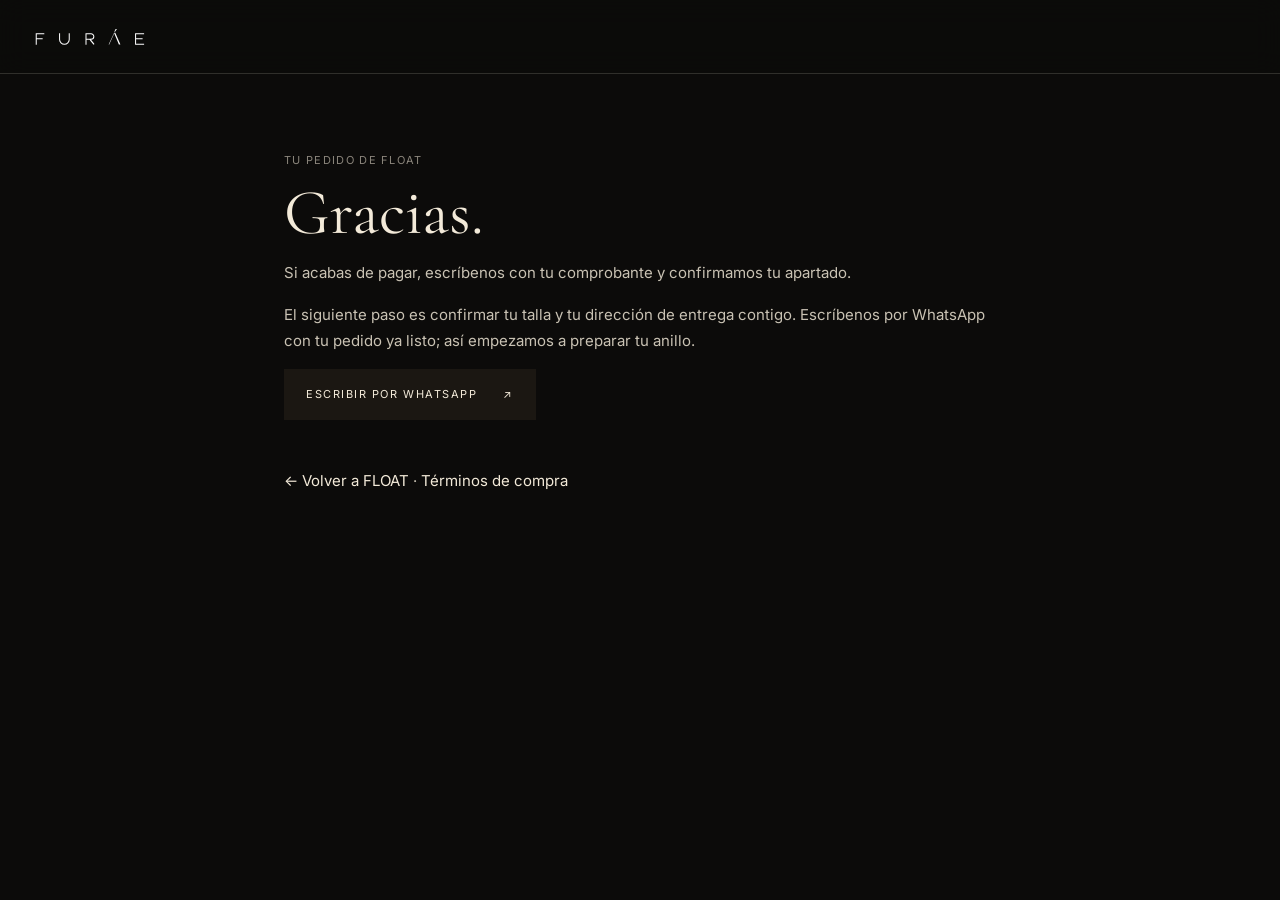
<file: gracias.html>
<!doctype html>
<html lang="es">
<head>
  <meta charset="utf-8" />
  <meta name="viewport" content="width=device-width, initial-scale=1" />
  <meta name="theme-color" content="#0c0b0a" />
  <meta name="robots" content="noindex" />
  <title>Gracias · FURÁE</title>
  <link rel="icon" href="assets/favicon.png" />
  <link rel="preconnect" href="https://fonts.googleapis.com">
  <link rel="preconnect" href="https://fonts.gstatic.com" crossorigin>
  <link href="https://fonts.googleapis.com/css2?family=Cormorant+Garamond:ital,wght@0,400;0,500;1,400&family=Inter:wght@400;500;600&display=swap" rel="stylesheet">
  <link rel="stylesheet" href="styles.css" />
</head>
<body>
  <header class="site-header is-scrolled">
    <a class="brand" href="index.html" aria-label="Volver a FURÁE">
      <img src="assets/furae-logo-blanco.svg" alt="FURÁE" />
    </a>
  </header>

  <main class="legal-page">
    <p class="legal-meta">Tu pedido de FLOAT</p>
    <h1>Gracias.</h1>
    <p id="estado">Estamos confirmando tu pago. Esto puede tardar unos segundos.</p>
    <p>El siguiente paso es confirmar tu talla y tu dirección de entrega contigo. Escríbenos por WhatsApp con tu pedido ya listo; así empezamos a preparar tu anillo.</p>
    <p><a class="size-btn" id="wa" href="https://wa.me/573118509507" target="_blank" rel="noopener">Escribir por WhatsApp <span>↗</span></a></p>
    <p style="margin-top:48px"><a href="index.html">← Volver a FLOAT</a> · <a href="terminos.html">Términos de compra</a></p>
  </main>

  <script>
    // Lee el pedido guardado al salir al pago y consulta a Wompi el estado de la transacción (el id llega en ?id=)
    (function () {
      var NUMERO = '573118509507';
      var id = new URLSearchParams(location.search).get('id') || '';
      var pedido = {};
      try { pedido = JSON.parse(sessionStorage.getItem('furae_pedido') || '{}'); } catch (e) {}
      var texto = 'Hola FURÁE, ya pagué el apartado de mi FLOAT.' + (pedido.pedido ? ' Mi pedido: ' + pedido.pedido.replace('Hola FURÁE, quiero comprar ', '') + '.' : '') + (id ? ' ID de pago: ' + id + '.' : '') + (pedido.ref ? ' Referencia: ' + pedido.ref + '.' : '');
      document.getElementById('wa').href = 'https://wa.me/' + NUMERO + '?text=' + encodeURIComponent(texto);
      var estado = document.getElementById('estado');
      // Regreso desde Mercado Pago: trae ?status= y ?payment_id= (solo informativo; el pago se confirma en el panel)
      var q = new URLSearchParams(location.search);
      var mpStatus = q.get('status') || q.get('collection_status') || '';
      var mpId = q.get('payment_id') || q.get('collection_id') || '';
      if (pedido.env === 'mp' || mpStatus) {
        var textoMp = 'Hola FURÁE, ya pagué ' + (pedido.total ? 'mi FLOAT completo' : 'el apartado de mi FLOAT') + ' con Mercado Pago.' + (pedido.pedido ? ' Mi pedido: ' + pedido.pedido.replace('Hola FURÁE, quiero comprar ', '') + '.' : '') + (mpId && mpId !== 'null' ? ' Número de pago: ' + mpId + '.' : '');
        document.getElementById('wa').href = 'https://wa.me/' + NUMERO + '?text=' + encodeURIComponent(textoMp);
        if (mpStatus === 'approved') estado.textContent = 'Pago aprobado. Envíanos el comprobante por WhatsApp y empezamos tu anillo.';
        else if (mpStatus === 'rejected' || mpStatus === 'null') estado.textContent = 'El pago no se completó. No te cobramos nada; puedes intentarlo de nuevo o escribirnos.';
        else estado.textContent = 'Tu pago está en proceso. Envíanos el comprobante por WhatsApp y lo confirmamos.';
        return;
      }
      if (!id) { estado.textContent = 'Si acabas de pagar, escríbenos con tu comprobante y confirmamos tu apartado.'; return; }
      var base = pedido.env === 'test' ? 'https://sandbox.wompi.co/v1' : 'https://production.wompi.co/v1';
      fetch(base + '/transactions/' + encodeURIComponent(id)).then(function (r) { return r.json(); }).then(function (j) {
        var s = j && j.data && j.data.status;
        if (s === 'APPROVED') estado.textContent = 'Pago aprobado. Recibimos tu apartado.';
        else if (s === 'DECLINED' || s === 'ERROR' || s === 'VOIDED') estado.textContent = 'El pago no se completó. No te cobramos nada; puedes intentarlo de nuevo desde la página o escribirnos.';
        else estado.textContent = 'Tu pago está en proceso. Te confirmamos por WhatsApp apenas lo veamos.';
      }).catch(function () { estado.textContent = 'Recibimos tu regreso del pago. Te confirmamos por WhatsApp apenas veamos el apartado.'; });
    })();
  </script>
</body>
</html>
</file>
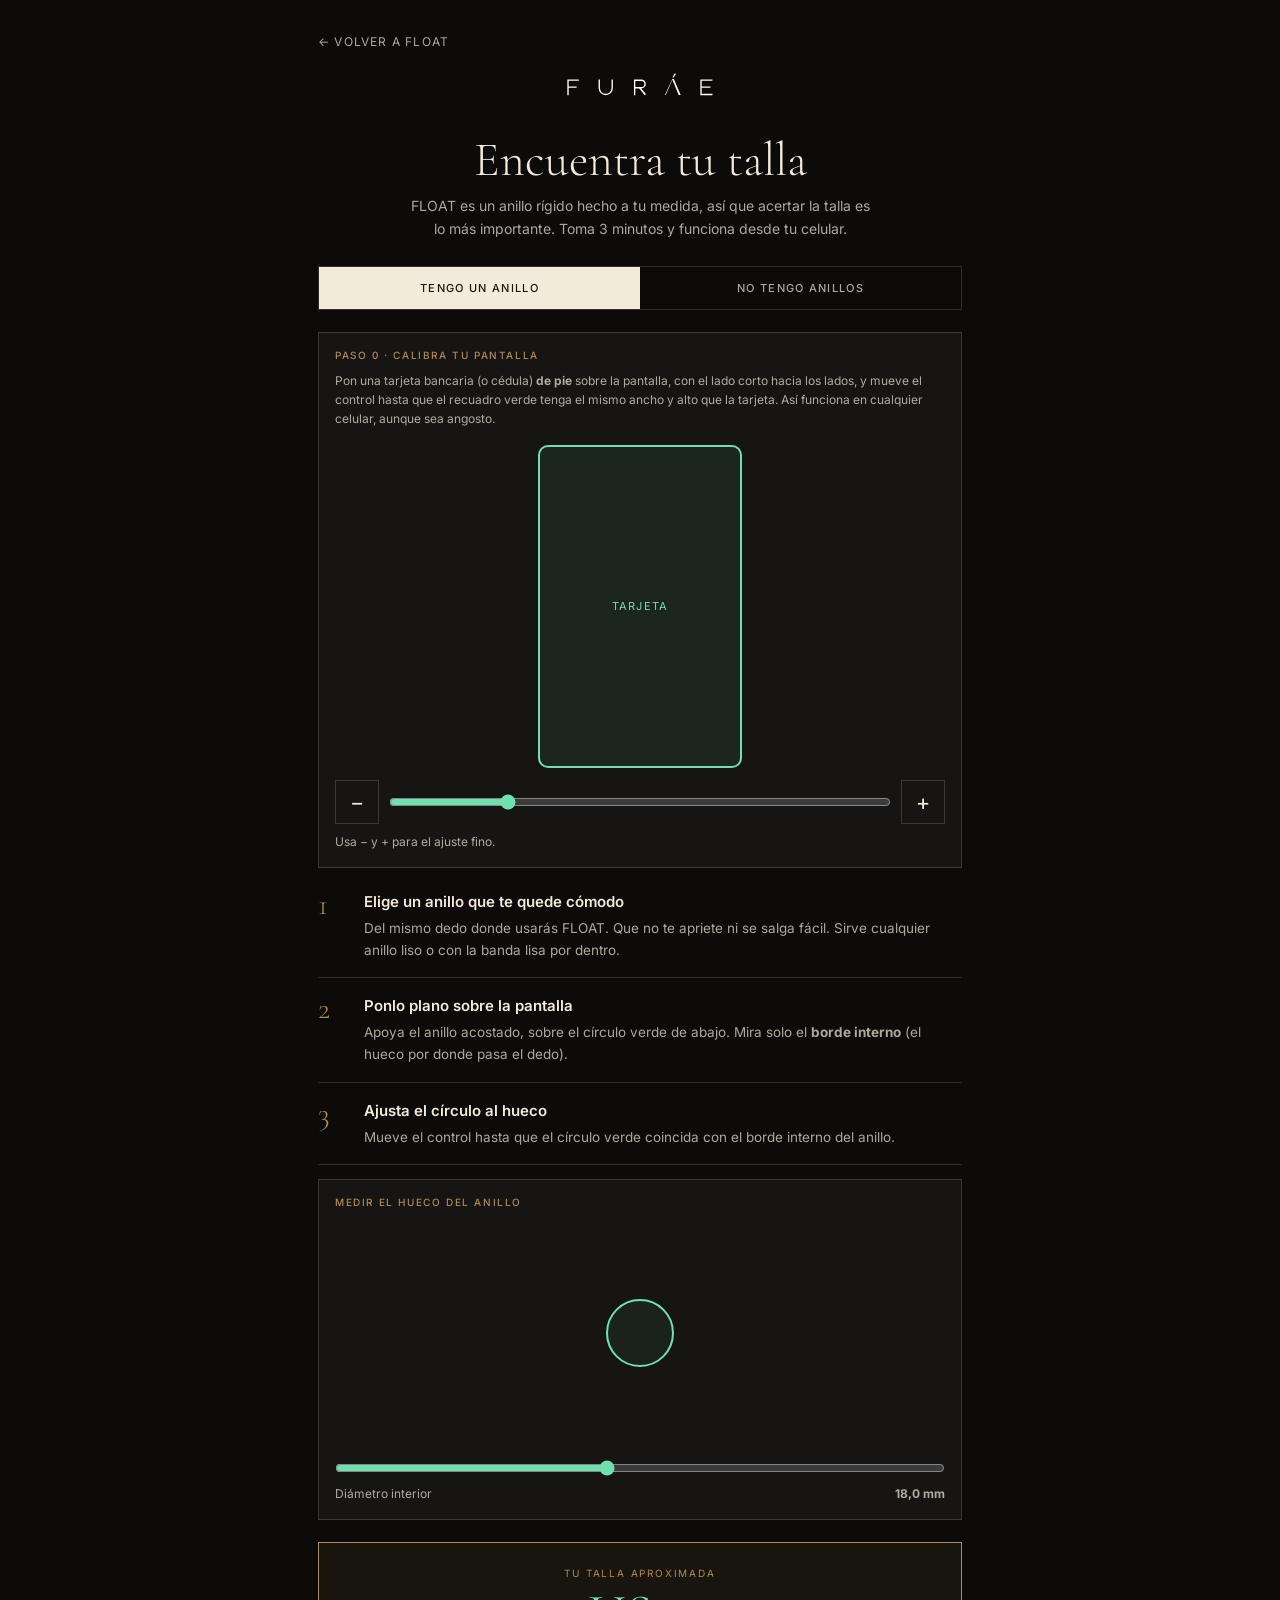
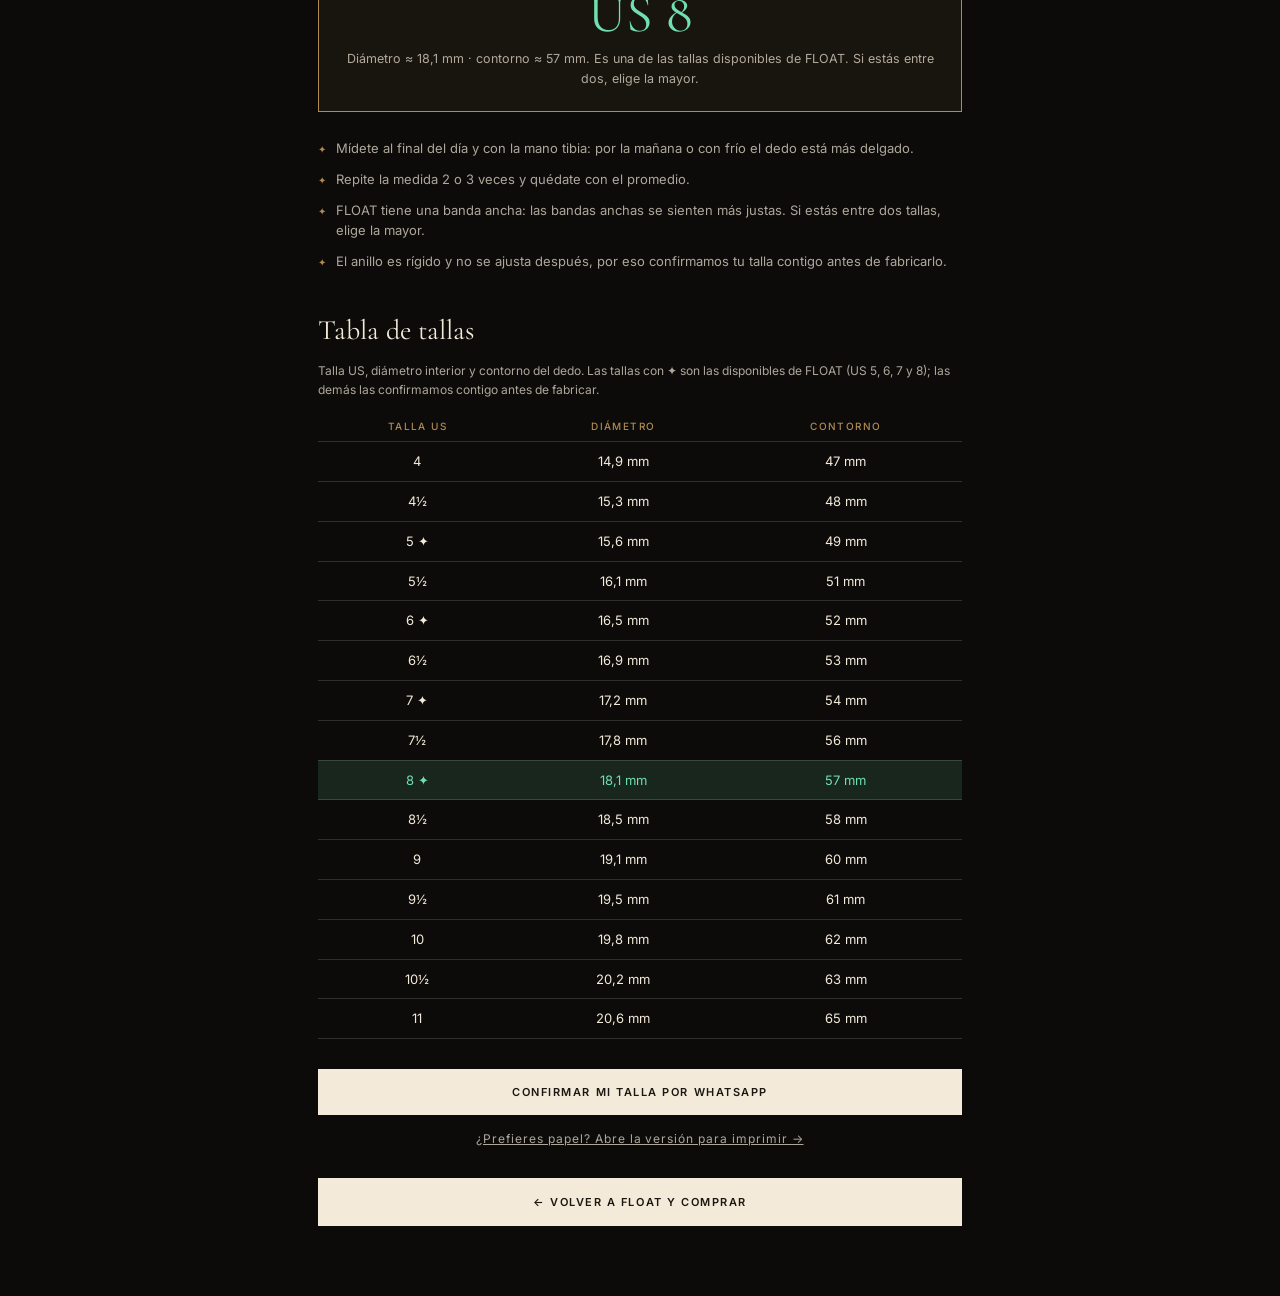
<file: guia-de-talla.html>
<!doctype html>
<html lang="es">
<head>
<meta charset="utf-8">
<meta name="viewport" content="width=device-width, initial-scale=1, maximum-scale=1, user-scalable=no">
<!-- Sin zoom a propósito: con zoom los milímetros de la pantalla dejan de ser reales y la medida sale mal -->
<meta name="theme-color" content="#0c0b0a">
<title>Guía de talla · FURÁE</title>
<link rel="preconnect" href="https://fonts.googleapis.com">
<link rel="preconnect" href="https://fonts.gstatic.com" crossorigin>
<link href="https://fonts.googleapis.com/css2?family=Cormorant+Garamond:ital,wght@0,300;0,400;1,400&family=Inter:wght@400;500;600&display=swap" rel="stylesheet">
<style>
/* Guía de talla FURÁE: un solo archivo, sin internet obligatorio (las fuentes caen a serif/sans si no hay conexión) */
:root{--bg:#0c0b0a;--fg:#f3ead9;--soft:rgba(243,234,217,.7);--line:rgba(243,234,217,.16);--gold:#b08b4f;--green:#6fe0ae;--card:rgba(243,234,217,.04)}
*{box-sizing:border-box}
body{margin:0;background:var(--bg);color:var(--fg);font-family:Inter,Arial,sans-serif;line-height:1.6;-webkit-font-smoothing:antialiased}
.wrap{max-width:680px;margin:0 auto;padding:28px 18px 70px}
.logo{text-align:center;margin:6px 0 30px}.logo img{width:150px;height:auto;display:inline-block}
h1{font-family:"Cormorant Garamond",Georgia,serif;font-weight:300;font-size:clamp(34px,9vw,48px);line-height:1.05;margin:0 0 10px;text-align:center}
.lead{color:var(--soft);text-align:center;margin:0 auto 26px;max-width:460px;font-size:14px}
.tabs{display:grid;grid-template-columns:1fr 1fr;border:1px solid var(--line);margin-bottom:22px}
.tabs button{background:none;border:0;color:var(--soft);padding:14px 8px;font:500 11px Inter,sans-serif;letter-spacing:.12em;text-transform:uppercase;cursor:pointer}
.tabs button[aria-selected="true"]{background:var(--fg);color:#1b1712}
.panel[hidden]{display:none}
.step{display:grid;grid-template-columns:34px 1fr;gap:12px;padding:16px 0;border-bottom:1px solid var(--line)}
.step b{font-family:"Cormorant Garamond",Georgia,serif;font-size:30px;font-weight:300;color:var(--gold);line-height:1}
.step h3{margin:0 0 4px;font-size:15px;font-weight:600}
.step p{margin:0;color:var(--soft);font-size:13.5px}
.tool{margin:14px 0 6px;padding:16px;border:1px solid var(--line);background:var(--card)}
.tool h4{margin:0 0 10px;font:500 10px Inter,sans-serif;letter-spacing:.16em;text-transform:uppercase;color:var(--gold)}
.stage{display:flex;justify-content:center;align-items:center;min-height:150px;overflow:hidden;padding:6px 0}
.card{flex:none;height:auto;border:2px solid var(--green);border-radius:10px;background:rgba(111,224,174,.08);display:flex;align-items:center;justify-content:center;text-align:center;font-size:11px;color:var(--green);letter-spacing:.1em;text-transform:uppercase;aspect-ratio:53.98/85.6;box-sizing:border-box}
.back{display:inline-block;margin:0 0 14px;font-size:12px;letter-spacing:.1em;text-transform:uppercase;color:var(--soft);text-decoration:none}
.back:hover{color:var(--fg)}
.circle{border:2px solid var(--green);border-radius:50%;background:rgba(111,224,174,.06)}
input[type=range]{width:100%;accent-color:var(--green);margin:12px 0 2px}
.lbl{display:flex;justify-content:space-between;font-size:12px;color:var(--soft)}
.ruler{position:relative;width:96px;margin:8px auto 0;border:1px solid var(--line);overflow:hidden;background:var(--card)}
.ruler i{position:absolute;left:0;height:1px;background:var(--fg)}
.ruler em{position:absolute;left:40px;font:normal 10px Inter,sans-serif;color:var(--soft);transform:translateY(-50%)}
label.num{display:block;font-size:12px;letter-spacing:.1em;text-transform:uppercase;color:var(--soft);margin:14px 0 6px}
input[type=number]{width:100%;background:transparent;border:0;border-bottom:1px solid var(--line);color:var(--fg);font:400 22px Inter,sans-serif;padding:6px 0;outline:none}
input[type=number]:focus{border-bottom-color:var(--gold)}
.result{margin-top:22px;padding:22px;border:1px solid var(--gold);text-align:center;background:rgba(176,139,79,.07)}
.result small{display:block;font-size:10px;letter-spacing:.18em;text-transform:uppercase;color:var(--gold);margin-bottom:6px}
.result strong{display:block;font-family:"Cormorant Garamond",Georgia,serif;font-weight:400;font-size:54px;line-height:1;color:var(--green)}
.result span{display:block;margin-top:8px;font-size:12.5px;color:var(--soft)}
.tips{margin:26px 0 0;padding:0;list-style:none;display:grid;gap:10px}
.tips li{padding-left:18px;position:relative;font-size:13px;color:var(--soft)}
.tips li::before{content:"✦";position:absolute;left:0;color:var(--gold);font-size:10px;top:3px}
table{width:100%;border-collapse:collapse;margin-top:10px;font-size:13px}
th,td{padding:9px 6px;border-bottom:1px solid var(--line);text-align:center}
th{font:500 10px Inter,sans-serif;letter-spacing:.14em;text-transform:uppercase;color:var(--gold)}
tr.on td{background:rgba(111,224,174,.12);color:var(--green)}
h2{font-family:"Cormorant Garamond",Georgia,serif;font-weight:400;font-size:28px;margin:36px 0 4px}
.note{font-size:12px;color:var(--soft);margin-top:8px}
a{color:var(--fg)}
.cta--alt{margin-top:12px;background:none;color:var(--fg);border:1px solid var(--line)}
.cta{display:block;margin-top:30px;padding:16px;background:var(--fg);color:#1b1712;text-align:center;text-decoration:none;font:600 11px Inter,sans-serif;letter-spacing:.14em;text-transform:uppercase}
/* Bloquea el gesto de pellizcar (zoom) en navegadores que ignoran user-scalable=no (Safari de iPhone) */
html,body{touch-action:pan-x pan-y;overflow-x:hidden}
/* La tarjeta necesita casi todo el ancho del celular (su lado corto mide 54 mm y la pantalla ~60-70 mm):
   el escenario se sale del margen del recuadro y ocupa el ancho completo de la pantalla */
.stage--full{width:100vw;margin-left:calc(50% - 50vw);padding:6px 4px}
.fine{display:flex;gap:10px;align-items:center;margin-top:6px}
.fine input[type=range]{margin:0}
.fine button{flex:none;width:44px;height:44px;border:1px solid var(--line);background:none;color:var(--fg);font:400 22px Inter,sans-serif;cursor:pointer;touch-action:manipulation}
.zoom-warn{display:none;position:fixed;left:12px;right:12px;top:12px;z-index:9;padding:14px 16px;background:#b08b4f;color:#1b1712;font-size:13px;line-height:1.4}
.zoom-warn.on{display:block}
.print-link{display:block;text-align:center;margin:14px 0 0;font-size:12px;letter-spacing:.08em;color:var(--soft)}
@media (prefers-reduced-motion:reduce){*{transition:none!important;animation:none!important}}
</style>
</head>
<body>
<div class="zoom-warn" id="zoomWarn" role="alert">Tienes la pantalla con zoom. Pellizca hacia adentro para volver al tamaño normal: con zoom la medida no es real.</div>
<main class="wrap">
  <a class="back" id="back1" href="index.html#access">← Volver a FLOAT</a>
  <p class="logo"><img src="assets/furae-logo-blanco.svg" alt="FURÁE" width="827" height="144" /></p>
  <h1>Encuentra tu talla</h1>
  <p class="lead">FLOAT es un anillo rígido hecho a tu medida, así que acertar la talla es lo más importante. Toma 3 minutos y funciona desde tu celular.</p>

  <div class="tabs" role="tablist">
    <button role="tab" id="t1" aria-selected="true" aria-controls="p1">Tengo un anillo</button>
    <button role="tab" id="t2" aria-selected="false" aria-controls="p2">No tengo anillos</button>
  </div>

  <!-- CALIBRACIÓN: la pantalla de cada celular es distinta, por eso se calibra con una tarjeta real -->
  <section class="tool" aria-label="Calibrar pantalla">
    <h4>Paso 0 · Calibra tu pantalla</h4>
    <p class="note" style="margin:0 0 10px">Pon una tarjeta bancaria (o cédula) <strong>de pie</strong> sobre la pantalla, con el lado corto hacia los lados, y mueve el control hasta que el recuadro verde tenga el mismo ancho y alto que la tarjeta. Así funciona en cualquier celular, aunque sea angosto.</p>
    <div class="stage stage--full"><div class="card" id="card">Tarjeta</div></div>
    <div class="fine">
      <button type="button" id="calibMenos" aria-label="Achicar un poco">−</button>
      <input type="range" id="calib" min="110" max="520" value="204" aria-label="Ancho de la tarjeta en pantalla">
      <button type="button" id="calibMas" aria-label="Agrandar un poco">+</button>
    </div>
    <p class="note" id="calibNota" style="margin:8px 0 0">Usa − y + para el ajuste fino.</p>
  </section>

  <section class="panel" id="p1" role="tabpanel" aria-labelledby="t1">
    <div class="step"><b>1</b><div><h3>Elige un anillo que te quede cómodo</h3><p>Del mismo dedo donde usarás FLOAT. Que no te apriete ni se salga fácil. Sirve cualquier anillo liso o con la banda lisa por dentro.</p></div></div>
    <div class="step"><b>2</b><div><h3>Ponlo plano sobre la pantalla</h3><p>Apoya el anillo acostado, sobre el círculo verde de abajo. Mira solo el <strong>borde interno</strong> (el hueco por donde pasa el dedo).</p></div></div>
    <div class="step"><b>3</b><div><h3>Ajusta el círculo al hueco</h3><p>Mueve el control hasta que el círculo verde coincida con el borde interno del anillo.</p></div></div>
    <div class="tool">
      <h4>Medir el hueco del anillo</h4>
      <div class="stage" style="min-height:230px"><div class="circle" id="circle"></div></div>
      <input type="range" id="diam" min="140" max="230" value="180" step="1" aria-label="Diámetro interior del anillo">
      <div class="lbl"><span>Diámetro interior</span><strong id="diamOut">—</strong></div>
    </div>
  </section>

  <section class="panel" id="p2" role="tabpanel" aria-labelledby="t2" hidden>
    <div class="step"><b>1</b><div><h3>Corta una tira de papel o un hilo</h3><p>Una tira de papel de 1 cm de ancho y unos 15 cm de largo, o un hilo, o un cordón delgado. Nada elástico.</p></div></div>
    <div class="step"><b>2</b><div><h3>Rodea la base del dedo</h3><p>Envuelve el dedo donde usarás FLOAT, justo en la base, y marca con un lápiz donde se cruzan los extremos. Debe quedar ajustada pero sin apretar: que pase por el nudillo con un poco de esfuerzo.</p></div></div>
    <div class="step"><b>3</b><div><h3>Mide la tira en milímetros</h3><p>Estírala a lo largo de la regla de abajo (ya calibrada con tu tarjeta), con un extremo en el 0 de arriba, o sobre una regla real, y escribe el largo.</p></div></div>
    <div class="tool">
      <h4>Regla en pantalla (milímetros)</h4>
      <div class="ruler" id="ruler" aria-hidden="true"></div>
      <label class="num" for="circ">Largo de tu tira (mm)</label>
      <input type="number" id="circ" inputmode="decimal" min="40" max="80" step="0.5" placeholder="Ej. 54">
    </div>
  </section>

  <div class="result" id="result" aria-live="polite">
    <small>Tu talla aproximada</small>
    <strong id="size">—</strong>
    <span id="sizeDetail">Completa los pasos de arriba para ver tu resultado.</span>
  </div>

  <ul class="tips">
    <li>Mídete al final del día y con la mano tibia: por la mañana o con frío el dedo está más delgado.</li>
    <li>Repite la medida 2 o 3 veces y quédate con el promedio.</li>
    <li>FLOAT tiene una banda ancha: las bandas anchas se sienten más justas. Si estás entre dos tallas, elige la mayor.</li>
    <li>El anillo es rígido y no se ajusta después, por eso confirmamos tu talla contigo antes de fabricarlo.</li>
  </ul>

  <h2>Tabla de tallas</h2>
  <p class="note">Talla US, diámetro interior y contorno del dedo. Las tallas con ✦ son las disponibles de FLOAT (US 5, 6, 7 y 8); las demás las confirmamos contigo antes de fabricar.</p>
  <table id="tabla"><thead><tr><th>Talla US</th><th>Diámetro</th><th>Contorno</th></tr></thead><tbody></tbody></table>

  <a class="cta" id="cta" href="https://wa.me/573118509507" target="_blank" rel="noopener">Confirmar mi talla por WhatsApp</a>
  <a class="print-link" href="guia-imprimible.html">¿Prefieres papel? Abre la versión para imprimir →</a>
  <a class="cta cta--alt" id="back2" href="index.html#access">← Volver a FLOAT y comprar</a>
</main>

<script>
// ─── Guía de talla FURÁE ───
// Tabla de tallas US: diámetro interior en mm. US 5, 6, 7 y 8 son los diámetros reales de los moldes de FLOAT;
// el resto sigue las tablas de tallas US de referencia. Contorno = π × diámetro.
const TABLA = [[4,14.9],[4.5,15.3],[5,15.6],[5.5,16.1],[6,16.5],[6.5,16.9],[7,17.2],[7.5,17.8],[8,18.1],[8.5,18.5],[9,19.1],[9.5,19.5],[10,19.8],[10.5,20.2],[11,20.6]];
const DISPONIBLES = [5, 6, 7, 8];                         // tallas con molde; las demás se confirman con FURÁE
const mmDeTalla = (n) => (TABLA.find((t) => t[0] === n) || [n, 0])[1];
// Talla más cercana a un diámetro medido (busca la fila de la tabla con menor diferencia)
const tallaDeMm = (d) => TABLA.reduce((mejor, t) => Math.abs(t[1] - d) < Math.abs(mejor[1] - d) ? t : mejor)[0];
const aMedia = (n) => n;
const fmt = (n) => String(n).replace('.', ',').replace(',5', '½');

let pxPorMm = 3.78;                                      // se recalcula al calibrar
const $ = (id) => document.getElementById(id);

// Pestañas
['t1', 't2'].forEach((id, i) => $(id).addEventListener('click', () => {
  ['t1', 't2'].forEach((x, j) => { $(x).setAttribute('aria-selected', String(i === j)); $('p' + (j + 1)).hidden = i !== j; });
  resultado();
}));

// Calibración con el LADO CORTO de la tarjeta (53,98 mm): cabe en cualquier celular, incluso en los más angostos
// (el lado largo de 85,6 mm es más ancho que la pantalla de muchos teléfonos, y por eso antes fallaba)
const LADO_CORTO_MM = 53.98;
// Máximo del control: el ancho de la pantalla (menos un margen), sin pasar de 520 px (más grande no existe en ningún celular real)
function maxTarjeta() { return Math.max(250, Math.min(520, Math.floor((window.visualViewport ? visualViewport.width : innerWidth) - 8))); }
function calibrar() {
  $('calib').max = maxTarjeta();                          // el control llega hasta el ancho completo de esta pantalla
  const px = Math.min(+$('calib').value, +$('calib').max);
  // Si el control está al tope en un celular, la pantalla es más angosta que la tarjeta: se sugiere la versión imprimible
  $('calibNota').textContent = px >= +$('calib').max && innerWidth < 600
    ? 'Tu pantalla es más angosta que la tarjeta. Usa la versión para imprimir o una regla real.'
    : 'Usa − y + para el ajuste fino.';
  $('card').style.width = px + 'px';
  pxPorMm = px / LADO_CORTO_MM;
  try { localStorage.setItem('furae_pxmm2', pxPorMm); } catch (e) {}
  regla(); circulo(); resultado();
}
// Regla en pantalla VERTICAL (la pantalla del celular es más alta que ancha, así cabe la tira completa de hasta 85 mm).
// Marcas cada milímetro (largas cada 5 y cada 10).
function regla() {
  const r = $('ruler'); r.innerHTML = '';
  const total = 85;
  r.style.height = (total * pxPorMm + 2) + 'px';
  for (let i = 0; i <= total; i++) {
    const t = document.createElement('i');
    t.style.top = (i * pxPorMm) + 'px';
    t.style.width = i % 10 === 0 ? '32px' : i % 5 === 0 ? '22px' : '12px';
    r.appendChild(t);
    if (i % 10 === 0) { const e = document.createElement('em'); e.style.top = (i * pxPorMm + (i === 0 ? 6 : 0)) + 'px'; e.textContent = i / 10 + ' cm'; r.appendChild(e); }
  }
}
// Círculo para el hueco del anillo: el control va en décimas de mm (140 = 14,0 mm … 230 = 23,0 mm)
function circulo() {
  const d = +$('diam').value / 10;
  const px = d * pxPorMm;
  const c = $('circle'); c.style.width = c.style.height = px + 'px';
  $('diamOut').textContent = d.toFixed(1).replace('.', ',') + ' mm';
}
function mostrar(n, d) {
  const t = aMedia(n);
  $('size').textContent = 'US ' + fmt(t);
  $('sizeDetail').textContent = 'Diámetro ≈ ' + mmDeTalla(t).toFixed(1).replace('.', ',') + ' mm · contorno ≈ ' + (Math.PI * mmDeTalla(t)).toFixed(0) + ' mm. ' + (DISPONIBLES.includes(t) ? 'Es una de las tallas disponibles de FLOAT.' : 'Esta talla la confirmamos contigo antes de fabricar.') + ' Si estás entre dos, elige la mayor.';
  document.querySelectorAll('#tabla tr').forEach((tr) => tr.classList.toggle('on', tr.dataset.t === String(t)));
  const msg = 'Hola FURÁE, mi talla aproximada es US ' + fmt(t) + '. ¿Me ayudan a confirmarla?';
  $('cta').href = 'https://wa.me/573118509507?text=' + encodeURIComponent(msg); // WhatsApp de FURÁE con la talla ya escrita
}
function resultado() {
  const conAnillo = !$('p1').hidden;
  if (conAnillo) { mostrar(tallaDeMm(+$('diam').value / 10)); return; }
  const c = parseFloat($('circ').value);
  if (c >= 40 && c <= 80) mostrar(tallaDeMm(c / Math.PI));
  else { $('size').textContent = '—'; $('sizeDetail').textContent = 'Escribe el largo de tu tira (entre 40 y 80 mm).'; }
}
// Tabla
const tb = document.querySelector('#tabla tbody');
TABLA.forEach(([n, d]) => {
  const tr = document.createElement('tr'); tr.dataset.t = String(n);
  tr.innerHTML = '<td>' + fmt(n) + (DISPONIBLES.includes(n) ? ' ✦' : '') + '</td><td>' + d.toFixed(1).replace('.', ',') + ' mm</td><td>' + (Math.PI * d).toFixed(0) + ' mm</td>';
  tb.appendChild(tr);
});
$('calib').addEventListener('input', calibrar);
// Botones − y +: mueven la tarjeta 1 píxel para el ajuste fino (el deslizador solo es muy brusco en celular)
$('calibMenos').addEventListener('click', () => { $('calib').value = +$('calib').value - 1; calibrar(); });
$('calibMas').addEventListener('click', () => { $('calib').value = +$('calib').value + 1; calibrar(); });
// Safari de iPhone permite pellizcar aunque se pida que no: se cancela el gesto aquí
['gesturestart', 'gesturechange'].forEach((ev) => document.addEventListener(ev, (e) => e.preventDefault(), { passive: false }));
// Si de todos modos hay zoom (ej. zoom de accesibilidad), se avisa arriba porque la medida dejaría de ser real
function revisarZoom() { const z = window.visualViewport ? visualViewport.scale : 1; $('zoomWarn').classList.toggle('on', z > 1.02); }
if (window.visualViewport) { visualViewport.addEventListener('resize', revisarZoom); visualViewport.addEventListener('scroll', revisarZoom); }
$('diam').addEventListener('input', () => { circulo(); resultado(); });
$('circ').addEventListener('input', resultado);
// Punto de partida: si la persona ya calibró antes, se usa su medida. Si no, en celular se empieza cerca del tamaño real
// (el lado corto de la tarjeta suele ocupar ~84 % del ancho de un celular), así solo hay que hacer un ajuste fino.
let guardado = 0;
try { guardado = parseFloat(localStorage.getItem('furae_pxmm2')); } catch (e) {}
if (guardado > 2 && guardado < 9.7) $('calib').value = Math.round(guardado * LADO_CORTO_MM);
else if (matchMedia('(pointer: coarse)').matches && innerWidth < 600) $('calib').value = Math.round(innerWidth * 0.84);
// Volver a la página de compra: en el sitio es un enlace relativo; si la guía se descargó, va a la dirección completa
['back1', 'back2'].forEach((id) => { $(id).href = location.protocol.startsWith('http') ? '/#access' : 'https://furae.co/#access'; });
calibrar();
window.addEventListener('resize', () => { calibrar(); });
</script>
</body>
</html>
</file>
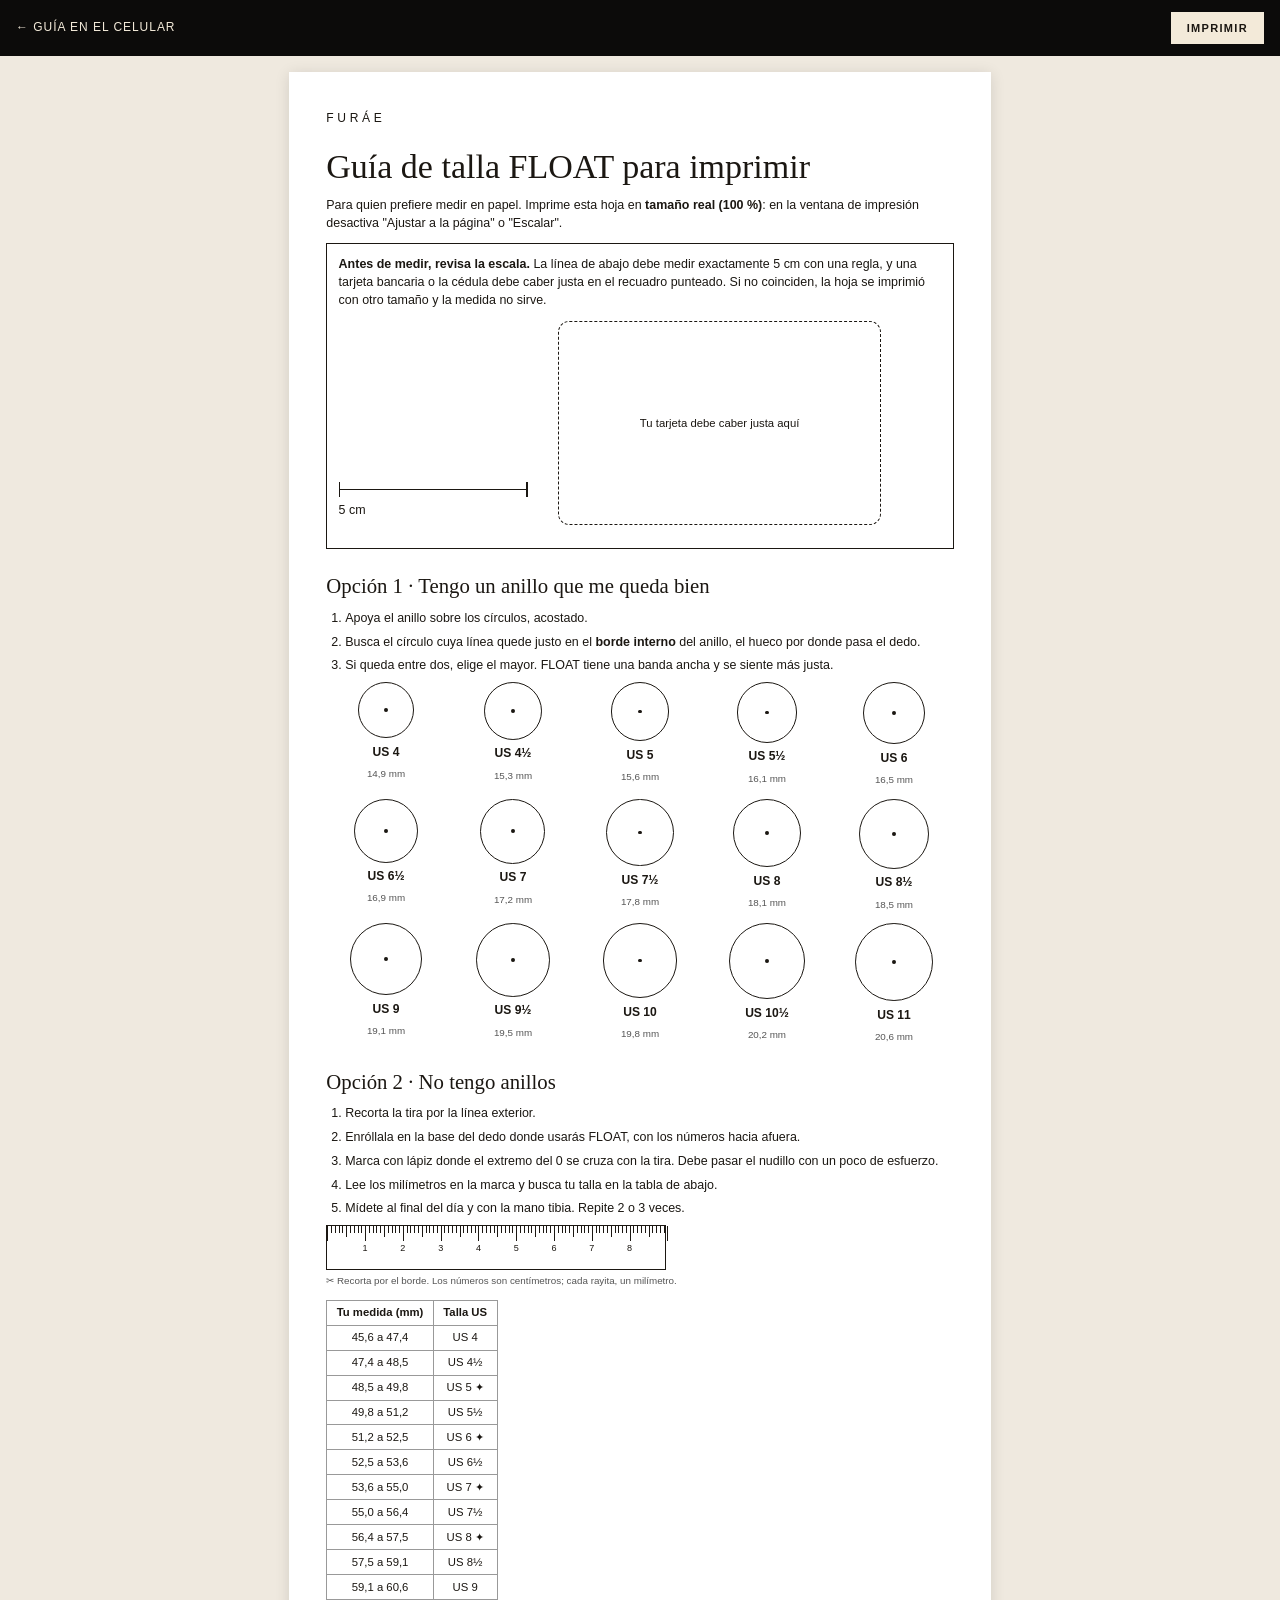
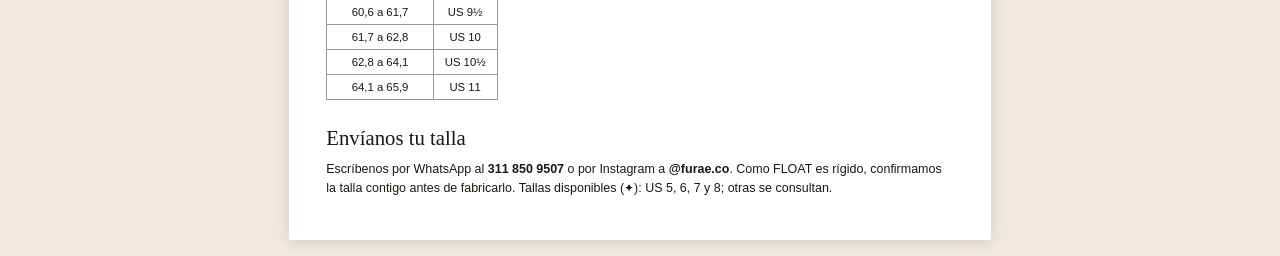
<file: guia-imprimible.html>
<!doctype html>
<html lang="es">
<head>
<meta charset="utf-8">
<meta name="viewport" content="width=device-width, initial-scale=1">
<meta name="robots" content="noindex">
<title>Guía de talla para imprimir · FURÁE</title>
<link rel="icon" href="assets/favicon.png">
<style>
/* Guía de talla imprimible de FURÁE.
   Todo se dibuja en milímetros (unidad "mm" de CSS): al imprimir en "Tamaño real / 100 %" las medidas salen exactas.
   En pantalla se ve como vista previa; lo que vale es la hoja impresa. */
@page{size:A4;margin:12mm}
*{box-sizing:border-box}
body{margin:0;background:#efe9df;color:#1b1712;font-family:Inter,Arial,sans-serif;line-height:1.45}
.barra{position:sticky;top:0;background:#0c0b0a;color:#f3ead9;padding:12px 16px;display:flex;gap:12px;align-items:center;justify-content:space-between;flex-wrap:wrap;z-index:2}
.barra a{color:#f3ead9;font-size:12px;letter-spacing:.08em;text-transform:uppercase;text-decoration:none}
.barra button{background:#f3ead9;color:#1b1712;border:0;padding:10px 16px;font:600 11px Inter,Arial,sans-serif;letter-spacing:.12em;text-transform:uppercase;cursor:pointer}
.hoja{width:186mm;margin:16px auto;background:#fff;padding:10mm;box-shadow:0 2px 14px rgba(0,0,0,.12)}
@media (max-width:760px){.hoja{transform-origin:top left;width:186mm}.envoltura{overflow-x:auto;padding:0 8px}}
h1{font-family:Georgia,serif;font-weight:400;font-size:9mm;margin:0 0 1mm}
.marca{letter-spacing:.3em;font-size:3.2mm;margin:0 0 4mm}
h2{font-family:Georgia,serif;font-weight:400;font-size:5.5mm;margin:6mm 0 2mm}
p,li{font-size:3.3mm;margin:0 0 1.5mm}
ol{padding-left:5mm;margin:0}
.aviso{border:0.4mm solid #1b1712;padding:3mm;margin:3mm 0}
/* Control de escala: si estas dos medidas no coinciden con una regla o una tarjeta, la impresora cambió el tamaño */
.control{display:flex;gap:8mm;align-items:flex-end;margin:3mm 0}
.linea{width:50mm;height:0;border-top:0.5mm solid #1b1712;position:relative}
.linea::before,.linea::after{content:"";position:absolute;top:-2mm;width:0.5mm;height:4mm;background:#1b1712}
.linea::before{left:0}.linea::after{right:0}
.tarjeta{width:85.6mm;height:53.98mm;border:0.4mm dashed #1b1712;border-radius:3mm;display:flex;align-items:center;justify-content:center;font-size:3mm;text-align:center;padding:4mm}
.circulos{display:grid;grid-template-columns:repeat(5,1fr);gap:3mm 2mm;margin-top:2mm;break-inside:avoid}
.circulos div{display:flex;flex-direction:column;align-items:center;gap:1.5mm}
.circulos i{display:block;border:0.3mm solid #1b1712;border-radius:50%;position:relative}
.circulos i::after{content:"";position:absolute;left:50%;top:50%;width:1mm;height:1mm;margin:-0.5mm;background:#1b1712;border-radius:50%}
.circulos b{font-size:3.2mm}
.circulos small{font-size:2.6mm;color:#555}
/* Tira medidora: se recorta, se enrolla en el dedo y se lee la talla donde cruza la punta */
.tira{position:relative;width:90mm;height:12mm;border:0.3mm solid #1b1712;margin-top:2mm}
.tabla-c{border-collapse:collapse;margin-top:3mm}
.tabla-c td,.tabla-c th{border:0.2mm solid #999;padding:1mm 2.5mm;font-size:3mm;text-align:center}
.tira span{position:absolute;bottom:0;width:0.2mm;background:#1b1712}
.tira em{position:absolute;top:0.8mm;font:normal 2.4mm Arial,sans-serif;transform:translateX(-50%)}
.tira strong{position:absolute;bottom:4.6mm;font:600 2.3mm Arial,sans-serif;transform:translateX(-50%);color:#1b1712}
.corte{font-size:2.6mm;color:#555;margin-top:1mm}
@media print{
  body{background:#fff}
  .barra{display:none}
  .hoja{margin:0;box-shadow:none;padding:0;width:auto}
  .salto{break-before:page}
}
</style>
</head>
<body>
<div class="barra">
  <a href="guia-de-talla.html">← Guía en el celular</a>
  <button type="button" onclick="window.print()">Imprimir</button>
</div>
<div class="envoltura">
<div class="hoja">
  <p class="marca">FURÁE</p>
  <h1>Guía de talla FLOAT para imprimir</h1>
  <p>Para quien prefiere medir en papel. Imprime esta hoja en <b>tamaño real (100 %)</b>: en la ventana de impresión desactiva "Ajustar a la página" o "Escalar".</p>

  <div class="aviso">
    <p><b>Antes de medir, revisa la escala.</b> La línea de abajo debe medir exactamente 5 cm con una regla, y una tarjeta bancaria o la cédula debe caber justa en el recuadro punteado. Si no coinciden, la hoja se imprimió con otro tamaño y la medida no sirve.</p>
    <div class="control">
      <div><div class="linea"></div><p style="margin-top:3mm">5 cm</p></div>
      <div class="tarjeta">Tu tarjeta debe caber justa aquí</div>
    </div>
  </div>

  <h2>Opción 1 · Tengo un anillo que me queda bien</h2>
  <ol>
    <li>Apoya el anillo sobre los círculos, acostado.</li>
    <li>Busca el círculo cuya línea quede justo en el <b>borde interno</b> del anillo, el hueco por donde pasa el dedo.</li>
    <li>Si queda entre dos, elige el mayor. FLOAT tiene una banda ancha y se siente más justa.</li>
  </ol>
  <div class="circulos" id="circulos"></div>

  <h2 class="salto">Opción 2 · No tengo anillos</h2>
  <ol>
    <li>Recorta la tira por la línea exterior.</li>
    <li>Enróllala en la base del dedo donde usarás FLOAT, con los números hacia afuera.</li>
    <li>Marca con lápiz donde el extremo del 0 se cruza con la tira. Debe pasar el nudillo con un poco de esfuerzo.</li>
    <li>Lee los milímetros en la marca y busca tu talla en la tabla de abajo.</li>
    <li>Mídete al final del día y con la mano tibia. Repite 2 o 3 veces.</li>
  </ol>
  <div class="tira" id="tira"></div>
  <p class="corte">✂ Recorta por el borde. Los números son centímetros; cada rayita, un milímetro.</p>
  <table class="tabla-c" id="tablaC"><tr><th>Tu medida (mm)</th><th>Talla US</th></tr></table>

  <h2>Envíanos tu talla</h2>
  <p>Escríbenos por WhatsApp al <b>311 850 9507</b> o por Instagram a <b>@furae.co</b>. Como FLOAT es rígido, confirmamos la talla contigo antes de fabricarlo. Tallas disponibles (✦): US 5, 6, 7 y 8; otras se consultan.</p>
</div>
</div>

<script>
// Misma tabla de la guía del celular: talla US → diámetro interior en mm (contorno = π × diámetro)
const TABLA = [[4,14.9],[4.5,15.3],[5,15.6],[5.5,16.1],[6,16.5],[6.5,16.9],[7,17.2],[7.5,17.8],[8,18.1],[8.5,18.5],[9,19.1],[9.5,19.5],[10,19.8],[10.5,20.2],[11,20.6]];
const fmt = (n) => String(n).replace('.5', '½');
// Círculos de tamaño real: el ancho del círculo es el diámetro interior en mm
const c = document.getElementById('circulos');
TABLA.forEach(([t, d]) => {
  const div = document.createElement('div');
  div.innerHTML = '<i style="width:' + d + 'mm;height:' + d + 'mm"></i><b>US ' + fmt(t) + '</b><small>' + d.toFixed(1).replace('.', ',') + ' mm</small>';
  c.appendChild(div);
});
// Tira medidora de 100 mm: marcas cada milímetro, números cada centímetro y la talla en su contorno exacto (π × diámetro)
const tira = document.getElementById('tira');
for (let mm = 0; mm <= 90; mm++) {
  const s = document.createElement('span');
  s.style.left = mm + 'mm';
  s.style.height = mm % 10 === 0 ? '4mm' : mm % 5 === 0 ? '3mm' : '1.8mm';
  s.style.top = '0'; s.style.bottom = 'auto';
  tira.appendChild(s);
  if (mm % 10 === 0 && mm > 0 && mm < 90) { const e = document.createElement('em'); e.style.left = mm + 'mm'; e.style.top = '4.4mm'; e.textContent = mm / 10; tira.appendChild(e); }
}
// Tabla contorno → talla: cada talla cubre desde la mitad con la anterior hasta la mitad con la siguiente
const tc = document.getElementById('tablaC');
TABLA.forEach(([t, d], k) => {
  const c = Math.PI * d;
  const desde = k ? (c + Math.PI * TABLA[k - 1][1]) / 2 : c - 1.2;
  const hasta = k < TABLA.length - 1 ? (c + Math.PI * TABLA[k + 1][1]) / 2 : c + 1.2;
  const tr = document.createElement('tr');
  tr.innerHTML = '<td>' + desde.toFixed(1).replace('.', ',') + ' a ' + hasta.toFixed(1).replace('.', ',') + '</td><td>US ' + fmt(t) + ([5, 6, 7, 8].includes(t) ? ' ✦' : '') + '</td>';
  tc.appendChild(tr);
});
</script>
</body>
</html>
</file>
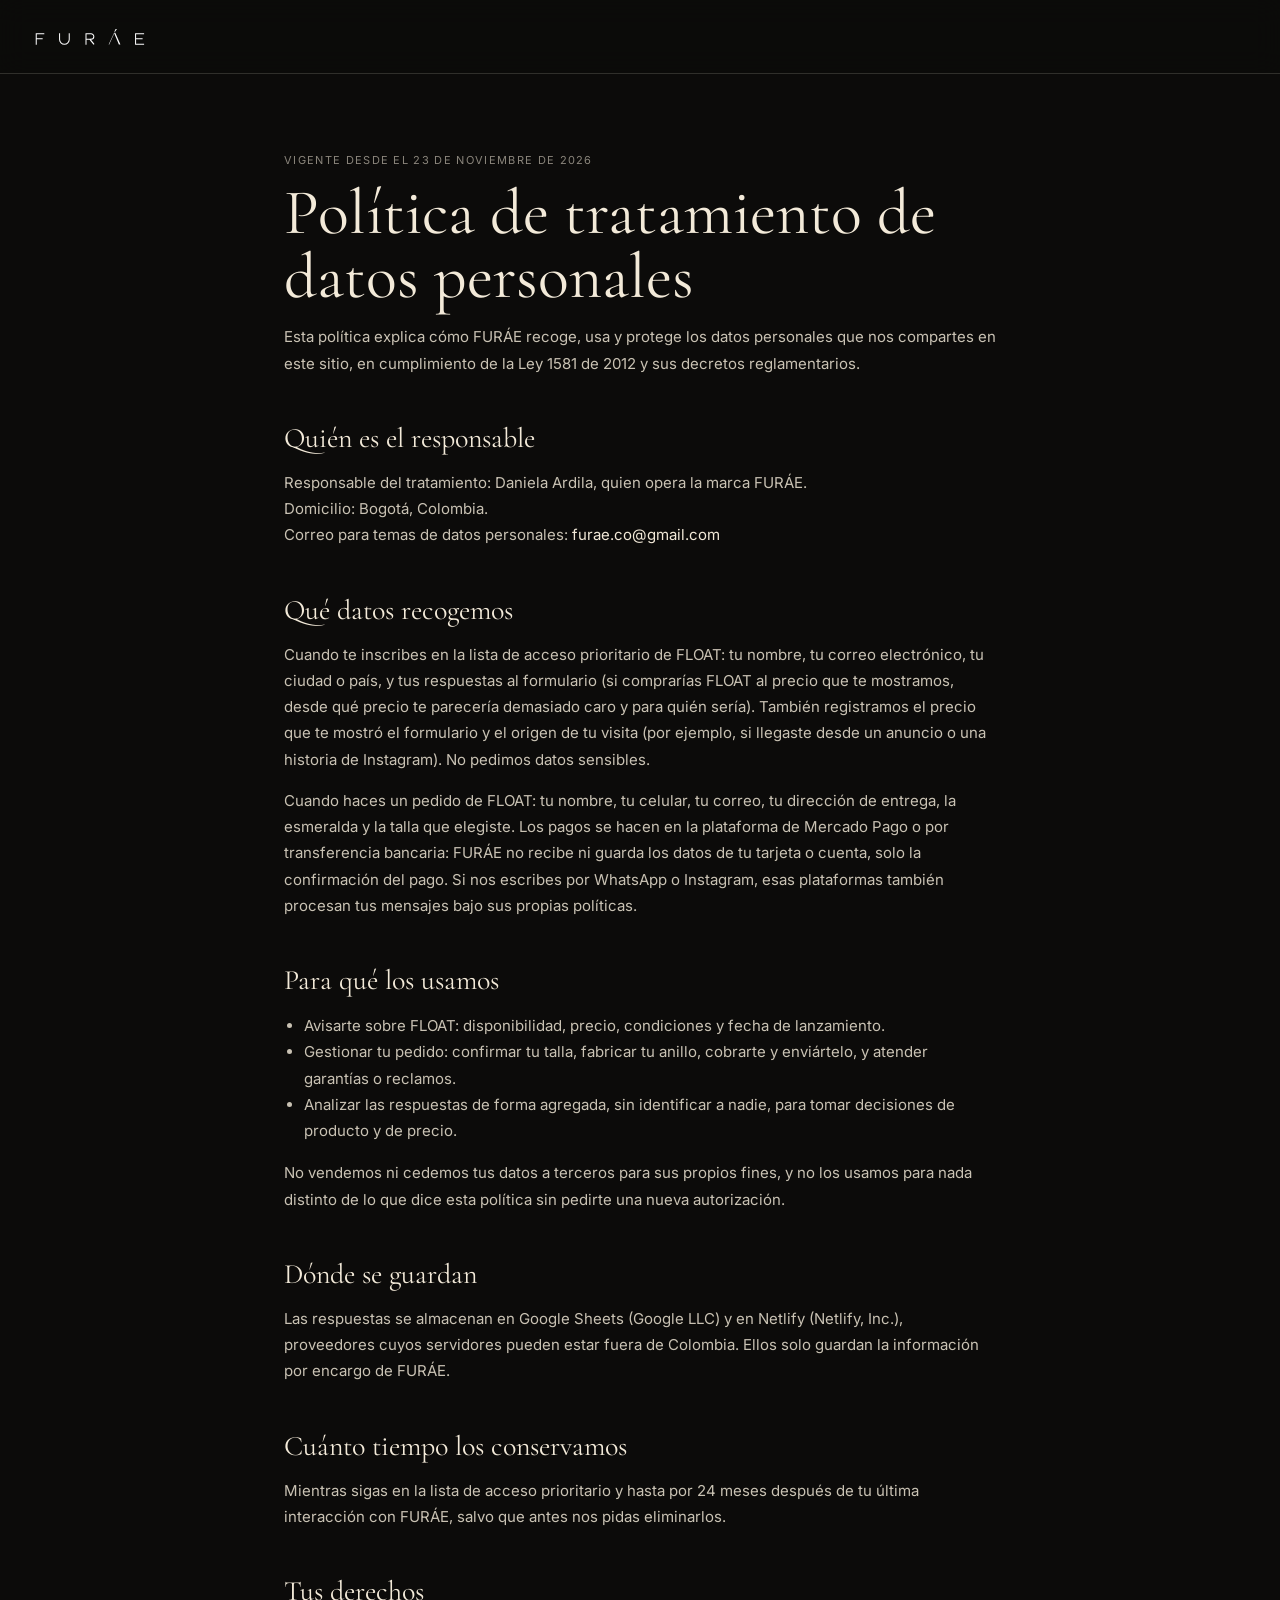
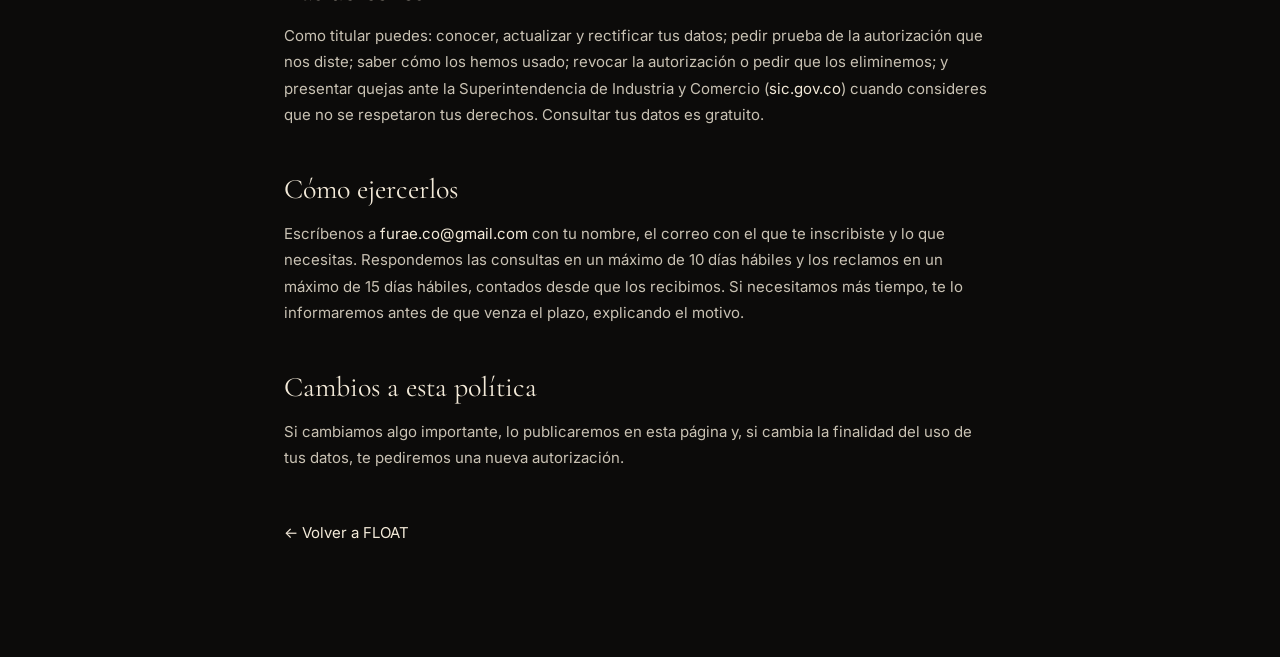
<file: privacidad.html>
<!doctype html>
<html lang="es">
<head>
  <meta charset="utf-8" />
  <meta name="viewport" content="width=device-width, initial-scale=1" />
  <meta name="theme-color" content="#0c0b0a" />
  <meta name="robots" content="noindex" />
  <title>Política de tratamiento de datos · FURÁE</title>
  <link rel="icon" href="assets/favicon.png" />
  <link rel="preconnect" href="https://fonts.googleapis.com">
  <link rel="preconnect" href="https://fonts.gstatic.com" crossorigin>
  <link href="https://fonts.googleapis.com/css2?family=Cormorant+Garamond:ital,wght@0,400;0,500;1,400&family=Inter:wght@400;500;600&display=swap" rel="stylesheet">
  <link rel="stylesheet" href="styles.css" />
</head>
<body>
  <header class="site-header is-scrolled">
    <a class="brand" href="index.html" aria-label="Volver a FURÁE">
      <img src="assets/furae-logo-blanco.svg" alt="FURÁE" />
    </a>
  </header>

  <main class="legal-page">
    <p class="legal-meta">Vigente desde el 23 de noviembre de 2026</p>
    <h1>Política de tratamiento de datos personales</h1>
    <p>Esta política explica cómo FURÁE recoge, usa y protege los datos personales que nos compartes en este sitio, en cumplimiento de la Ley 1581 de 2012 y sus decretos reglamentarios.</p>

    <h2>Quién es el responsable</h2>
    <p>Responsable del tratamiento: Daniela Ardila, quien opera la marca FURÁE.<br>
    Domicilio: Bogotá, Colombia.<br>
    Correo para temas de datos personales: <a href="mailto:furae.co@gmail.com">furae.co@gmail.com</a></p>

    <h2>Qué datos recogemos</h2>
    <p>Cuando te inscribes en la lista de acceso prioritario de FLOAT: tu nombre, tu correo electrónico, tu ciudad o país, y tus respuestas al formulario (si comprarías FLOAT al precio que te mostramos, desde qué precio te parecería demasiado caro y para quién sería). También registramos el precio que te mostró el formulario y el origen de tu visita (por ejemplo, si llegaste desde un anuncio o una historia de Instagram). No pedimos datos sensibles.</p>
    <p>Cuando haces un pedido de FLOAT: tu nombre, tu celular, tu correo, tu dirección de entrega, la esmeralda y la talla que elegiste. Los pagos se hacen en la plataforma de Mercado Pago o por transferencia bancaria: FURÁE no recibe ni guarda los datos de tu tarjeta o cuenta, solo la confirmación del pago. Si nos escribes por WhatsApp o Instagram, esas plataformas también procesan tus mensajes bajo sus propias políticas.</p>

    <h2>Para qué los usamos</h2>
    <ul>
      <li>Avisarte sobre FLOAT: disponibilidad, precio, condiciones y fecha de lanzamiento.</li>
      <li>Gestionar tu pedido: confirmar tu talla, fabricar tu anillo, cobrarte y enviártelo, y atender garantías o reclamos.</li>
      <li>Analizar las respuestas de forma agregada, sin identificar a nadie, para tomar decisiones de producto y de precio.</li>
    </ul>
    <p>No vendemos ni cedemos tus datos a terceros para sus propios fines, y no los usamos para nada distinto de lo que dice esta política sin pedirte una nueva autorización.</p>

    <h2>Dónde se guardan</h2>
    <p>Las respuestas se almacenan en Google Sheets (Google LLC) y en Netlify (Netlify, Inc.), proveedores cuyos servidores pueden estar fuera de Colombia. Ellos solo guardan la información por encargo de FURÁE.</p>

    <h2>Cuánto tiempo los conservamos</h2>
    <p>Mientras sigas en la lista de acceso prioritario y hasta por 24 meses después de tu última interacción con FURÁE, salvo que antes nos pidas eliminarlos.</p>

    <h2>Tus derechos</h2>
    <p>Como titular puedes: conocer, actualizar y rectificar tus datos; pedir prueba de la autorización que nos diste; saber cómo los hemos usado; revocar la autorización o pedir que los eliminemos; y presentar quejas ante la Superintendencia de Industria y Comercio (<a href="https://www.sic.gov.co" target="_blank" rel="noopener">sic.gov.co</a>) cuando consideres que no se respetaron tus derechos. Consultar tus datos es gratuito.</p>

    <h2>Cómo ejercerlos</h2>
    <p>Escríbenos a <a href="mailto:furae.co@gmail.com">furae.co@gmail.com</a> con tu nombre, el correo con el que te inscribiste y lo que necesitas. Respondemos las consultas en un máximo de 10 días hábiles y los reclamos en un máximo de 15 días hábiles, contados desde que los recibimos. Si necesitamos más tiempo, te lo informaremos antes de que venza el plazo, explicando el motivo.</p>

    <h2>Cambios a esta política</h2>
    <p>Si cambiamos algo importante, lo publicaremos en esta página y, si cambia la finalidad del uso de tus datos, te pediremos una nueva autorización.</p>

    <p style="margin-top:48px"><a href="index.html">← Volver a FLOAT</a></p>
  </main>
</body>
</html>
</file>
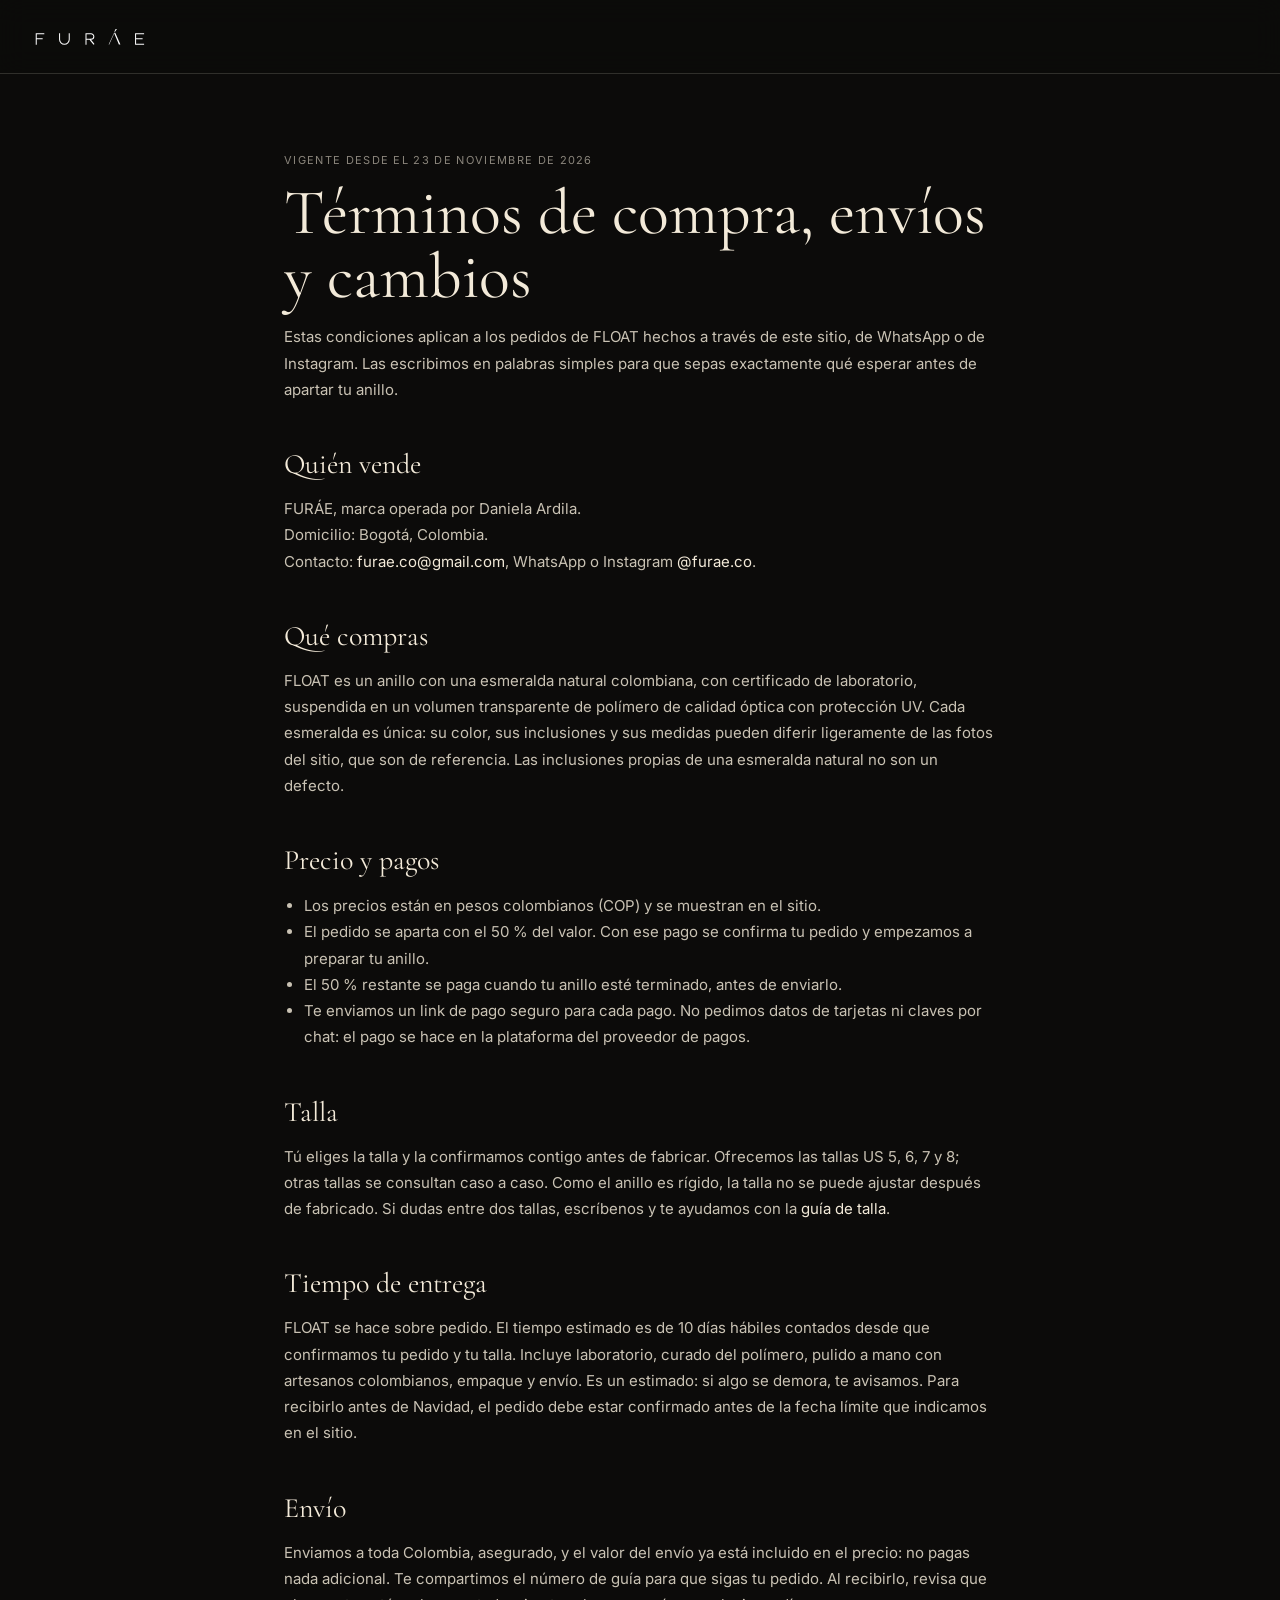
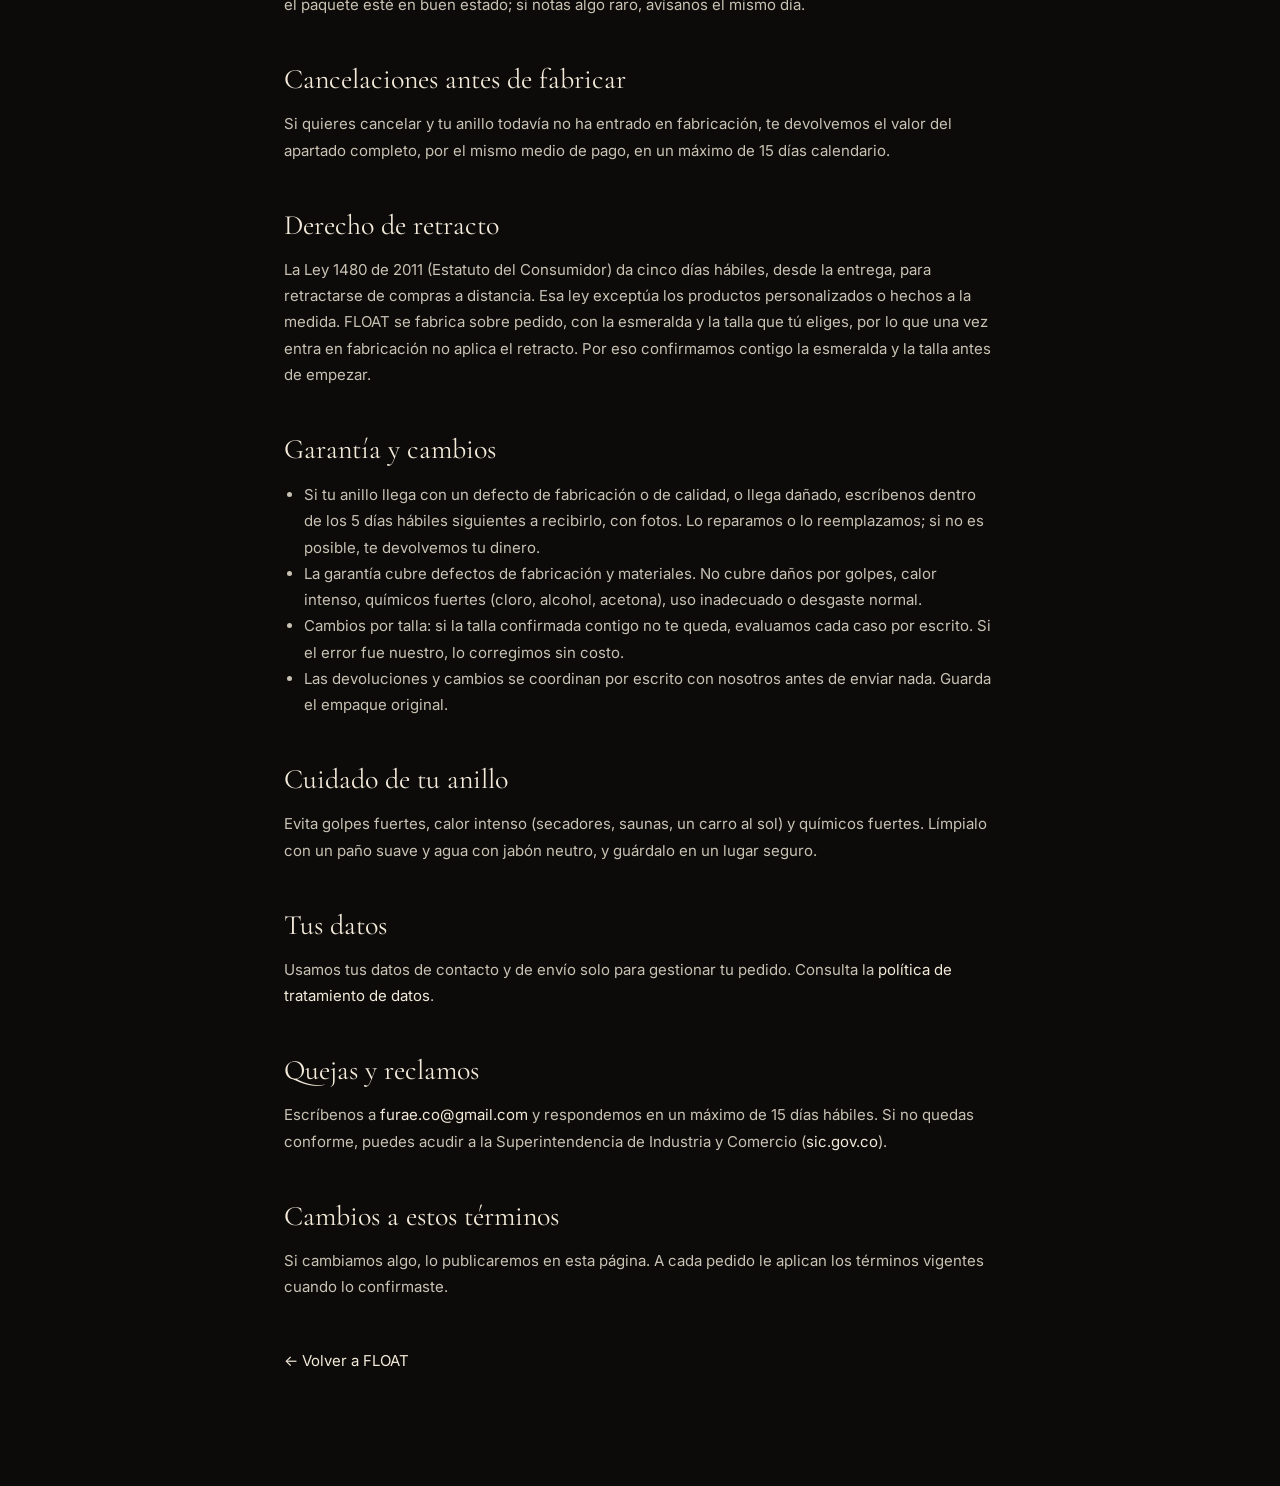
<file: terminos.html>
<!doctype html>
<html lang="es">
<head>
  <meta charset="utf-8" />
  <meta name="viewport" content="width=device-width, initial-scale=1" />
  <meta name="theme-color" content="#0c0b0a" />
  <meta name="robots" content="noindex" />
  <title>Términos de compra · FURÁE</title>
  <link rel="icon" href="assets/favicon.png" />
  <link rel="preconnect" href="https://fonts.googleapis.com">
  <link rel="preconnect" href="https://fonts.gstatic.com" crossorigin>
  <link href="https://fonts.googleapis.com/css2?family=Cormorant+Garamond:ital,wght@0,400;0,500;1,400&family=Inter:wght@400;500;600&display=swap" rel="stylesheet">
  <link rel="stylesheet" href="styles.css" />
</head>
<body>
  <header class="site-header is-scrolled">
    <a class="brand" href="index.html" aria-label="Volver a FURÁE">
      <img src="assets/furae-logo-blanco.svg" alt="FURÁE" />
    </a>
  </header>

  <main class="legal-page">
    <p class="legal-meta">Vigente desde el 23 de noviembre de 2026</p>
    <h1>Términos de compra, envíos y cambios</h1>
    <p>Estas condiciones aplican a los pedidos de FLOAT hechos a través de este sitio, de WhatsApp o de Instagram. Las escribimos en palabras simples para que sepas exactamente qué esperar antes de apartar tu anillo.</p>

    <h2>Quién vende</h2>
    <p>FURÁE, marca operada por Daniela Ardila.<br>
    Domicilio: Bogotá, Colombia.<br>
    Contacto: <a href="mailto:furae.co@gmail.com">furae.co@gmail.com</a>, WhatsApp o Instagram <a href="https://www.instagram.com/furae.co/" target="_blank" rel="noopener">@furae.co</a>.</p>

    <h2>Qué compras</h2>
    <p>FLOAT es un anillo con una esmeralda natural colombiana, con certificado de laboratorio, suspendida en un volumen transparente de polímero de calidad óptica con protección UV. Cada esmeralda es única: su color, sus inclusiones y sus medidas pueden diferir ligeramente de las fotos del sitio, que son de referencia. Las inclusiones propias de una esmeralda natural no son un defecto.</p>

    <h2>Precio y pagos</h2>
    <ul>
      <li>Los precios están en pesos colombianos (COP) y se muestran en el sitio.</li>
      <li>El pedido se aparta con el 50 % del valor. Con ese pago se confirma tu pedido y empezamos a preparar tu anillo.</li>
      <li>El 50 % restante se paga cuando tu anillo esté terminado, antes de enviarlo.</li>
      <li>Te enviamos un link de pago seguro para cada pago. No pedimos datos de tarjetas ni claves por chat: el pago se hace en la plataforma del proveedor de pagos.</li>
    </ul>

    <h2>Talla</h2>
    <p>Tú eliges la talla y la confirmamos contigo antes de fabricar. Ofrecemos las tallas US 5, 6, 7 y 8; otras tallas se consultan caso a caso. Como el anillo es rígido, la talla no se puede ajustar después de fabricado. Si dudas entre dos tallas, escríbenos y te ayudamos con la <a href="guia-de-talla.html">guía de talla</a>.</p>

    <h2>Tiempo de entrega</h2>
    <p>FLOAT se hace sobre pedido. El tiempo estimado es de 10 días hábiles contados desde que confirmamos tu pedido y tu talla. Incluye laboratorio, curado del polímero, pulido a mano con artesanos colombianos, empaque y envío. Es un estimado: si algo se demora, te avisamos. Para recibirlo antes de Navidad, el pedido debe estar confirmado antes de la fecha límite que indicamos en el sitio.</p>

    <h2>Envío</h2>
    <p>Enviamos a toda Colombia, asegurado, y el valor del envío ya está incluido en el precio: no pagas nada adicional. Te compartimos el número de guía para que sigas tu pedido. Al recibirlo, revisa que el paquete esté en buen estado; si notas algo raro, avísanos el mismo día.</p>

    <h2>Cancelaciones antes de fabricar</h2>
    <p>Si quieres cancelar y tu anillo todavía no ha entrado en fabricación, te devolvemos el valor del apartado completo, por el mismo medio de pago, en un máximo de 15 días calendario.</p>

    <h2>Derecho de retracto</h2>
    <p>La Ley 1480 de 2011 (Estatuto del Consumidor) da cinco días hábiles, desde la entrega, para retractarse de compras a distancia. Esa ley exceptúa los productos personalizados o hechos a la medida. FLOAT se fabrica sobre pedido, con la esmeralda y la talla que tú eliges, por lo que una vez entra en fabricación no aplica el retracto. Por eso confirmamos contigo la esmeralda y la talla antes de empezar.</p>

    <h2>Garantía y cambios</h2>
    <ul>
      <li>Si tu anillo llega con un defecto de fabricación o de calidad, o llega dañado, escríbenos dentro de los 5 días hábiles siguientes a recibirlo, con fotos. Lo reparamos o lo reemplazamos; si no es posible, te devolvemos tu dinero.</li>
      <li>La garantía cubre defectos de fabricación y materiales. No cubre daños por golpes, calor intenso, químicos fuertes (cloro, alcohol, acetona), uso inadecuado o desgaste normal.</li>
      <li>Cambios por talla: si la talla confirmada contigo no te queda, evaluamos cada caso por escrito. Si el error fue nuestro, lo corregimos sin costo.</li>
      <li>Las devoluciones y cambios se coordinan por escrito con nosotros antes de enviar nada. Guarda el empaque original.</li>
    </ul>

    <h2>Cuidado de tu anillo</h2>
    <p>Evita golpes fuertes, calor intenso (secadores, saunas, un carro al sol) y químicos fuertes. Límpialo con un paño suave y agua con jabón neutro, y guárdalo en un lugar seguro.</p>

    <h2>Tus datos</h2>
    <p>Usamos tus datos de contacto y de envío solo para gestionar tu pedido. Consulta la <a href="privacidad.html">política de tratamiento de datos</a>.</p>

    <h2>Quejas y reclamos</h2>
    <p>Escríbenos a <a href="mailto:furae.co@gmail.com">furae.co@gmail.com</a> y respondemos en un máximo de 15 días hábiles. Si no quedas conforme, puedes acudir a la Superintendencia de Industria y Comercio (<a href="https://www.sic.gov.co" target="_blank" rel="noopener">sic.gov.co</a>).</p>

    <h2>Cambios a estos términos</h2>
    <p>Si cambiamos algo, lo publicaremos en esta página. A cada pedido le aplican los términos vigentes cuando lo confirmaste.</p>

    <p style="margin-top:48px"><a href="index.html">← Volver a FLOAT</a></p>
  </main>
</body>
</html>
</file>
<file: styles.css>
:root{
  /* Un único negro para todas las secciones oscuras (antes había 5 tonos distintos que se notaban al cambiar de sección).
     Las tres variables se mantienen para no tener que renombrar en todo el CSS, pero valen lo mismo. */
  --black:#0c0b0a;
  --carbon:var(--black);
  --carbon-2:var(--black);
  --carbon-3:var(--black);
  --cream:#f3ead9;
  --cream-2:#e6d9c2;
  --ink:#1b1712;
  --gold:#b08b4f;
  --line-dark:rgba(243,234,217,.16);
  --line-light:rgba(27,23,18,.16);
}

*{box-sizing:border-box}
html{scroll-behavior:smooth}
body{
  margin:0;
  background:var(--carbon);
  color:var(--cream);
  font-family:Inter,Arial,sans-serif;
  -webkit-font-smoothing:antialiased;
  overflow-x:hidden;
}
img{display:block;max-width:100%}
a{color:inherit;text-decoration:none}
button,input{font:inherit}
::selection{background:var(--gold);color:var(--carbon)}

.reveal{opacity:0;transform:translateY(22px);transition:opacity .9s ease,transform .9s ease}
.reveal.in{opacity:1;transform:translateY(0)}
.delay1.in{transition-delay:.15s}
.delay2.in{transition-delay:.3s}

/* header */
.site-header{
  position:fixed;z-index:100;top:0;left:0;width:100%;height:74px;
  display:grid;grid-template-columns:1fr auto 1fr;align-items:center;padding:0 34px;
  color:var(--cream);
  background:rgba(12,11,10,0);
  border-bottom:1px solid transparent;
  transition:background .4s ease,border-color .4s ease,transform .5s ease;
}
.site-header.is-scrolled{background:rgba(12,11,10,.82);backdrop-filter:blur(14px);border-bottom-color:var(--line-dark)}
.brand{width:112px;justify-self:start}
.brand img{width:100%;height:auto}
.desktop-nav{display:flex;gap:30px;font-size:11px;letter-spacing:.16em;justify-self:center}
.desktop-nav a,.header-cta{transition:opacity .2s ease}
.desktop-nav a:hover,.header-cta:hover{opacity:.6}
.header-cta{justify-self:end;font-size:11px;text-transform:uppercase;letter-spacing:.12em;border-bottom:1px solid currentColor;padding-bottom:3px}
.menu-toggle,.mobile-nav{display:none}

/* 1. HERO */
.hero{position:relative;height:100vh;min-height:560px;overflow:hidden;background:var(--carbon-3)}
.hero-video{position:absolute;inset:0;width:100%;height:100%;object-fit:cover;filter:brightness(.72) saturate(.95)}
.hero-scrim{position:absolute;inset:0;background:linear-gradient(180deg,rgba(12,11,10,.55) 0%,rgba(12,11,10,.25) 35%,rgba(12,11,10,.35) 65%,rgba(12,11,10,.8) 100%)}
.hero-inner{position:relative;z-index:2;height:100%;display:flex;flex-direction:column;align-items:center;justify-content:center;gap:22px;text-align:center;padding:0 6vw}
.hero-logo{width:min(58vw,360px)}
.hero-copy{font-family:"Cormorant Garamond",serif;font-style:italic;font-size:clamp(26px,3.2vw,42px);color:var(--cream-2);margin:0;letter-spacing:.03em;text-shadow:0 2px 24px rgba(12,11,10,.55)} /* ahora es lo único que hay en el centro del inicio (sin logo) */
.scroll-cue{position:absolute;z-index:3;left:34px;bottom:30px;color:var(--cream);display:flex;align-items:center;gap:12px;font-size:10px;letter-spacing:.18em;text-transform:uppercase;opacity:.75}
.scroll-line{width:58px;height:1px;background:rgba(243,234,217,.5);position:relative;overflow:hidden}
.scroll-line::after{content:"";position:absolute;inset:0;background:var(--cream);transform:translateX(-100%);animation:scrollLine 1.8s ease-in-out infinite}
@keyframes scrollLine{50%,100%{transform:translateX(100%)}}

/* 2. REVEAL FLOAT */
.reveal-section{position:relative;min-height:100vh;background:var(--black);display:flex;flex-direction:column;align-items:center;justify-content:center;padding:16vh 0 8vh;overflow:hidden}
/* Foto ancha del anillo. La máscara difumina los bordes para que se funda con el fondo oscuro */
.reveal-ring{
  position:relative;z-index:1;width:min(100%,1400px);height:auto;margin-top:4vh;
  -webkit-mask-image:radial-gradient(ellipse closest-side at 50% 50%,#000 62%,transparent 100%);
  mask-image:radial-gradient(ellipse closest-side at 50% 50%,#000 62%,transparent 100%);
}
.reveal-copy{position:relative;z-index:2;text-align:center;padding:0 6vw}
.reveal-copy .eyebrow{margin:0 0 14px;font-size:10px;letter-spacing:.22em;color:var(--cream-2)}
.hero-line{font-family:"Cormorant Garamond",serif;font-style:italic;font-size:clamp(18px,1.7vw,24px);margin:18px 0 0;color:var(--cream-2)}

/* Título FLOAT: más pequeño, peso light (300) y letras espaciadas, estilo joyería editorial.
   Se usa igual en el reveal y en "FLOAT 01" del formulario para que la marca sea consistente. */
.float-title{
  font-family:"Cormorant Garamond",serif;font-weight:300;
  font-size:clamp(46px,6vw,88px);letter-spacing:.22em;
  margin:0;line-height:1;
  padding-left:.22em; /* compensa el espacio extra que letter-spacing deja al final y lo mantiene centrado */
}

/* shared section spacing */
.section-pad{padding:120px 6vw}
.section-index{font-size:10px;letter-spacing:.17em;margin-bottom:70px;color:rgba(243,234,217,.55)}
.section-index--light{color:rgba(243,234,217,.7)}


/* 4. LA ESMERALDA */
.stone-section{position:relative;min-height:100vh;overflow:hidden;background:var(--carbon-3);display:flex;align-items:flex-end}
.stone-image{position:absolute;inset:0;width:100%;height:100%;object-fit:cover;object-position:center}
.stone-scrim{position:absolute;inset:0;background:linear-gradient(0deg,rgba(12,11,10,.88) 0%,rgba(12,11,10,.15) 42%,rgba(12,11,10,.05) 60%)}
.stone-copy{position:relative;z-index:1;padding:8vh 6vw;max-width:560px}
.stone-lead{font-family:"Cormorant Garamond",serif;font-style:italic;font-size:clamp(26px,3vw,38px);margin:0 0 22px}
.stone-facts{list-style:none;margin:0;padding:0;display:flex;flex-direction:column;gap:12px;font-size:11px;letter-spacing:.1em;text-transform:uppercase;color:rgba(243,234,217,.7)}
.stone-facts li{position:relative;padding-left:16px}
.stone-facts li::before{content:"";position:absolute;left:0;top:50%;margin-top:-2.5px;width:5px;height:5px;border-radius:50%;background:var(--gold)}

/* 5. ORIGIN */
.origin-section{position:relative;min-height:100vh;overflow:hidden;display:flex;align-items:center}
.origin-video{position:absolute;inset:0;width:100%;height:100%;object-fit:cover;filter:brightness(.4) saturate(.7)}
.origin-scrim{position:absolute;inset:0;background:linear-gradient(180deg,rgba(12,11,10,.55),rgba(12,11,10,.78))}
.origin-inner{position:relative;z-index:1;width:100%}
.fact-grid{display:grid;grid-template-columns:repeat(3,1fr);gap:5vw;border-top:1px solid var(--line-dark)}
.fact{padding-top:34px}
.fact-number{font-family:"Cormorant Garamond",serif;font-size:clamp(40px,4.5vw,64px);margin:0 0 16px;color:var(--cream)}
.fact-text{font-size:13px;line-height:1.7;color:rgba(243,234,217,.72);margin:0;max-width:280px}

/* 6. LUZ */
.light-section{background:var(--cream);color:var(--ink)}
.light-grid{display:grid;grid-template-columns:1fr 1fr;gap:7vw;align-items:center}
.light-visual{background:var(--cream-2)}
.light-visual img{width:100%;height:auto}
.light-kicker{font-family:"Cormorant Garamond",serif;font-size:clamp(32px,4vw,52px);font-style:italic;margin:0 0 24px;line-height:1.05}
.light-copy p:not(.light-kicker){font-size:14px;line-height:1.8;color:rgba(27,23,18,.75);max-width:420px}
.light-visual img{aspect-ratio:4/5;object-fit:cover}
/* Datos sobre la piedra y la luz: etiqueta pequeña en mayúsculas + texto, separados por líneas finas */
.light-facts{margin:36px 0 0;max-width:460px;border-top:1px solid var(--line-light)}
.light-facts div{display:grid;grid-template-columns:110px 1fr;gap:20px;padding:18px 0;border-bottom:1px solid var(--line-light)}
.light-facts dt{font-size:10px;letter-spacing:.16em;text-transform:uppercase;color:var(--gold);padding-top:3px}
.light-facts dd{margin:0;font-size:13px;line-height:1.7;color:rgba(27,23,18,.75)}

/* 7. STICKY OBJECT */
.sticky-story{position:relative;display:grid;grid-template-columns:55% 45%;background:var(--carbon)}
.sticky-visual{position:sticky;top:0;height:100vh;overflow:hidden;background:var(--black)}
.visual-frame{position:absolute;inset:0;opacity:0;transition:opacity .65s ease}
.visual-frame.is-visible{opacity:1}
.visual-frame img{width:100%;height:100%;object-fit:cover}
.story-steps{padding:0 6vw}
.story-steps .section-index{padding-top:14vh;margin-bottom:0}
.story-step--intro .eyebrow{font-size:10px;letter-spacing:.16em;margin-bottom:28px;color:rgba(243,234,217,.6)}
.story-step{min-height:86vh;display:flex;flex-direction:column;justify-content:center;opacity:.28;transition:opacity .45s ease}
.story-step.is-active{opacity:1}
.story-step .eyebrow{font-size:10px;letter-spacing:.16em;margin-bottom:22px;color:rgba(243,234,217,.6)}
.story-step h3{font-family:"Cormorant Garamond",serif;font-size:clamp(32px,3.4vw,50px);font-weight:400;line-height:1.08;margin:0 0 22px;max-width:520px}
.story-step:not(.story-step--intro) p:last-child{font-size:13px;letter-spacing:.08em;text-transform:uppercase;color:rgba(243,234,217,.55)}
/* Paso de presentación: el titular grande que antes estaba en su propia sección */
.story-step--intro h2{font-family:"Cormorant Garamond",serif;font-size:clamp(34px,3.6vw,56px);font-weight:400;line-height:1.05;letter-spacing:-.02em;margin:0 0 26px;max-width:540px}
.story-step--intro h2 em{font-style:italic}
.story-step--intro .story-body{font-size:14px;line-height:1.8;color:rgba(243,234,217,.72);max-width:420px;margin:0 0 16px}
.statement-key{font-family:"Cormorant Garamond",serif;font-style:italic;font-size:20px;color:var(--cream);margin:0}

/* 8. BODY */
.body-section{position:relative;min-height:100vh;overflow:hidden;display:flex;align-items:flex-end;justify-content:center}
.body-image{position:absolute;inset:0;width:100%;height:100%;object-fit:cover}
/* sombra arriba a la izquierda, donde ahora va el texto */
.body-scrim{position:absolute;inset:0;background:linear-gradient(180deg,rgba(12,11,10,.7) 0%,rgba(12,11,10,.25) 45%,transparent 65%),linear-gradient(90deg,rgba(12,11,10,.4) 0%,transparent 55%)}
.body-section{justify-content:flex-start;align-items:flex-start}
.body-copy{position:relative;z-index:1;margin:0;padding:18vh 6vw 0;max-width:720px}
.body-copy h2{font-family:"Cormorant Garamond",serif;font-weight:400;font-size:clamp(34px,4vw,60px);line-height:1.05;letter-spacing:-.01em;margin:0 0 18px;color:var(--cream)}
.body-copy p{font-family:"Cormorant Garamond",serif;font-style:italic;font-size:clamp(18px,1.6vw,24px);margin:0;color:var(--cream-2)}


/* 10. ACCESS */
.access-section{display:grid;grid-template-columns:1.08fr .92fr;min-height:100vh;background:var(--carbon-3);color:var(--cream)}
.access-visual{overflow:hidden;min-height:100%}
.access-visual img{width:100%;height:100%;object-fit:cover;filter:saturate(.82) brightness(.78)}
.access-content{padding:11vh 8vw;display:flex;flex-direction:column;justify-content:center}
.access-content .eyebrow{font-size:10px;letter-spacing:.16em;color:rgba(243,234,217,.6)}
.access-content h2.float-title{font-family:"Bodoni Moda",serif;font-weight:400;font-size:clamp(34px,3.8vw,56px);letter-spacing:.16em;padding-left:0;margin:40px 0 20px;white-space:nowrap}
.access-lead{font-family:"Bodoni Moda",serif;font-style:italic;font-size:26px;margin:0 0 10px}
.access-content>p:not(.eyebrow):not(.access-lead){font-size:13px;color:rgba(243,234,217,.65);max-width:430px;line-height:1.65}
.access-form{margin-top:16px;max-width:620px}
.access-form .form-row{display:grid;grid-template-columns:1fr 1fr;gap:0 28px}
.access-form label{display:flex;flex-direction:column;gap:8px;border-bottom:1px solid var(--line-dark);padding:16px 0}
.access-form label span{font-size:10px;letter-spacing:.12em;text-transform:uppercase;color:rgba(243,234,217,.6)}
.access-form input[type="text"],.access-form input[type="email"]{background:transparent;border:0;color:var(--cream);outline:none;padding:2px 0;font-size:14px}
.access-form select{background:transparent;border:0;color:var(--cream);outline:none;padding:2px 0;font-size:14px;-webkit-appearance:none;appearance:none;font-family:Inter,sans-serif}
.access-form select option{color:var(--ink)}
.access-form select:invalid{color:rgba(243,234,217,.45)} /* "Elige una opción" se ve gris como un placeholder */
.access-form select{cursor:pointer}
.access-form label:focus-within{border-bottom-color:var(--gold)} /* línea dorada en el campo activo */
.form-status{font-size:12px;line-height:1.6;color:#e7b98a;margin:14px 0 0;min-height:1em}
.access-form button:disabled{opacity:.6;cursor:wait;transform:none}
.access-form .checkbox-label{border-bottom:0;justify-content:center}
.access-form .checkbox-row{display:flex;align-items:flex-start;gap:10px;font-size:11px;line-height:1.5;color:rgba(243,234,217,.7);text-transform:none;letter-spacing:.02em}
.access-form .checkbox-row input{margin-top:3px;accent-color:var(--gold)}
.access-form button{width:100%;margin-top:30px;padding:18px 0;background:var(--cream);color:var(--ink);border:0;text-transform:uppercase;letter-spacing:.14em;font-size:10px;display:flex;justify-content:space-between;cursor:pointer;transition:background .2s ease,transform .2s ease}
.access-form button:hover{background:#fff;transform:translateY(-2px)}
.hidden-field{position:absolute;left:-9999px}

/* Tarjeta del precio del experimento: una sola cifra grande, con la letra del cierre (Bodoni) */
.price-card{margin:34px 0 0;padding:22px 0 20px;border-top:1px solid var(--line-dark);border-bottom:1px solid var(--line-dark);max-width:620px}
.price-card[hidden]{display:none}
.price-card__label{font-size:10px;letter-spacing:.16em;text-transform:uppercase;color:rgba(243,234,217,.6);margin:0 0 10px}
.price-card__value{font-family:"Bodoni Moda",serif;font-size:clamp(32px,3.4vw,46px);letter-spacing:.02em;margin:0 0 10px;color:var(--cream)}
.price-card__value small{font-family:Inter,sans-serif;font-size:11px;letter-spacing:.14em;color:rgba(243,234,217,.6)}
.price-card__meta{font-size:12px;line-height:1.6;color:rgba(243,234,217,.72);margin:0 0 8px}
.price-card__note{font-size:11px;line-height:1.6;color:rgba(243,234,217,.5);margin:0}
/* Fila de una sola columna (preguntas largas del experimento) */
.access-form .form-row--single{grid-template-columns:1fr}
.access-form label span{line-height:1.5}
/* Autorización de datos debajo de todos los campos */
.access-form .consent-label{border-bottom:0;padding-top:22px}
.access-form .checkbox-row span{font-size:inherit;letter-spacing:inherit;text-transform:none;color:inherit}
.access-form .consent-label a{color:var(--cream);text-decoration:underline;text-underline-offset:2px}
/* Página de política de datos */
.legal-page{max-width:760px;margin:0 auto;padding:140px 24px 96px;color:var(--cream)}
.legal-page h1{font-family:"Cormorant Garamond",serif;font-weight:400;font-size:clamp(40px,6vw,64px);line-height:1;margin:0 0 12px}
.legal-page h2{font-family:"Cormorant Garamond",serif;font-weight:400;font-size:28px;margin:44px 0 12px}
.legal-page p,.legal-page li{font-size:15px;line-height:1.75;color:rgba(243,234,217,.82)}
.legal-page ul{padding-left:20px}
.legal-page a{color:var(--cream)}
.legal-page .legal-meta{font-size:11px;letter-spacing:.12em;text-transform:uppercase;color:rgba(243,234,217,.55)}

.footer{height:88px;padding:0 6vw;display:flex;align-items:center;justify-content:space-between;border-top:1px solid var(--line-dark);font-size:10px;letter-spacing:.1em;text-transform:uppercase;color:rgba(243,234,217,.65)}
.footer div{display:flex;gap:28px}

@media (max-width: 900px){
  .site-header{height:64px;padding:0 20px;grid-template-columns:1fr auto}
  .brand{width:96px}.desktop-nav,.header-cta{display:none}
  .menu-toggle{display:flex;flex-direction:column;gap:5px;background:none;border:0;padding:10px 0 10px 10px;cursor:pointer}
  .menu-toggle span{width:22px;height:1px;background:var(--cream);display:block}
  .mobile-nav{display:flex;position:fixed;z-index:99;top:64px;right:0;left:0;background:var(--carbon-2);padding:26px 20px 34px;flex-direction:column;gap:22px;font-size:12px;letter-spacing:.14em;transform:translateY(-130%);transition:transform .35s ease;border-bottom:1px solid var(--line-dark)}
  .mobile-nav.is-open{transform:translateY(0)}
  .hero-logo{width:72vw}
  .reveal-section{min-height:auto;padding:110px 0 40px}
  .reveal-ring{width:140%;max-width:none}
  .float-title{font-size:15vw;letter-spacing:.18em;padding-left:.18em}
  .section-pad{padding:80px 20px}
  .fact-grid{grid-template-columns:1fr;gap:36px}
  .light-grid{grid-template-columns:1fr;gap:36px}
  .sticky-story{display:block;min-height:auto}
  .sticky-visual{position:sticky;top:64px;height:52vh;z-index:2}
  .story-steps{padding:0 20px}
  .story-steps .section-index{padding-top:6vh}
  .story-step{min-height:60vh;padding:8vh 0}
  .access-section{grid-template-columns:1fr;min-height:auto}
  .access-visual{min-height:60vh}
  .access-content{padding:70px 20px 90px}
  .access-content h2.float-title{font-size:10vw}
  .light-facts div{grid-template-columns:1fr;gap:6px}
  .access-form .form-row{grid-template-columns:1fr}
  .footer{height:auto;padding:28px 20px;flex-direction:column;align-items:flex-start;gap:16px}
}

/* 10b. COMPRA (reemplaza el formulario de acceso) */
.access-visual{display:flex;flex-direction:column;background:var(--black);position:sticky;top:74px;height:calc(100vh - 74px);min-height:0;align-self:start}
.zoom-stage{position:relative;flex:1;min-height:0;overflow:hidden}
.access-visual .zoom-stage img{width:100%;height:100%;object-fit:cover;filter:none;transition:opacity .3s ease,transform .6s ease}
.zoom-stage img.is-swapping{opacity:0;transform:scale(1.03)}
.stage-mark{position:absolute;top:26px;left:26px;font-size:10px;letter-spacing:.2em;color:var(--cream);text-transform:uppercase;text-shadow:0 1px 12px rgba(0,0,0,.6)}
.gems{display:grid;grid-template-columns:repeat(4,1fr);gap:8px;padding:10px;background:var(--black)}
.gem{position:relative;aspect-ratio:1/1;padding:0;border:1px solid var(--line-dark);background:none;cursor:pointer;overflow:hidden;opacity:.6;transition:opacity .25s ease,border-color .25s ease}
.gem:hover,.gem.is-on{opacity:1}
.gem.is-on{border-color:var(--gold)}
.access-visual .gem img{width:100%;height:100%;object-fit:cover;filter:none}
.gem span{position:absolute;left:6px;bottom:4px;font-size:10px;letter-spacing:.14em;color:var(--cream);text-shadow:0 1px 6px rgba(0,0,0,.8)}
.access-content h2.float-title{margin:26px 0 18px}
.price-card--buy{margin-top:22px}
/* Precio en verde esmeralda con un brillo que "respira" */
.price-card__value{color:#6fe0ae;text-shadow:0 0 26px rgba(31,138,99,.65);animation:breathe 3.2s ease-in-out infinite}
@keyframes breathe{50%{text-shadow:0 0 40px rgba(31,138,99,.95)}}
.price-card__meta strong{font-weight:500;color:var(--cream)}
.buy-field{display:flex;flex-direction:column;gap:8px;border-bottom:1px solid var(--line-dark);padding:16px 0;max-width:620px}
.buy-field span{font-size:10px;letter-spacing:.12em;text-transform:uppercase;color:rgba(243,234,217,.6)}
.buy-field select{background:transparent;border:0;color:var(--cream);outline:none;padding:2px 0;font-size:14px;-webkit-appearance:none;appearance:none;font-family:Inter,sans-serif;cursor:pointer}
.buy-field select option{color:var(--ink)}
.buy-field select:invalid{color:rgba(243,234,217,.45)}
.buy-field:focus-within{border-bottom-color:var(--gold)}
.coupon-box{margin-top:22px;padding:18px;border:1px solid var(--line-dark);max-width:620px;background:rgba(243,234,217,.03)}
.coupon-title{font-family:"Bodoni Moda",serif;font-style:italic;font-size:20px;margin:0 0 12px;color:var(--cream)}
.coupon-row{display:flex;gap:10px}
.coupon-row input{flex:1;min-width:0;background:transparent;border:0;border-bottom:1px solid var(--line-dark);color:var(--cream);padding:8px 2px;font-size:14px;letter-spacing:.12em;text-transform:uppercase;outline:none}
.coupon-row input:focus{border-bottom-color:var(--gold)}
.coupon-row button{background:none;border:1px solid var(--gold);color:var(--cream);padding:8px 18px;font-size:10px;letter-spacing:.14em;text-transform:uppercase;cursor:pointer;transition:background .2s ease}
.coupon-row button:hover{background:rgba(176,139,79,.18)}
.coupon-msg,.buy-status{font-size:12px;line-height:1.6;margin:10px 0 0;min-height:1em;color:#e7b98a}
.buy-btn{width:100%;max-width:620px;margin-top:24px;padding:18px 20px;background:var(--cream);color:var(--ink);border:0;text-transform:uppercase;letter-spacing:.14em;font-size:11px;display:flex;justify-content:space-between;cursor:pointer;transition:background .2s ease,transform .2s ease}
.buy-btn:hover{background:#fff;transform:translateY(-2px)}
.buy-steps{margin:22px 0 0;padding-left:18px;max-width:620px;font-size:12px;line-height:1.8;color:rgba(243,234,217,.6)}
.buy-alt{font-size:12px;line-height:1.6;color:rgba(243,234,217,.55);margin:18px 0 0;max-width:620px}
.buy-alt a{color:var(--cream);text-decoration:underline;text-underline-offset:2px}
@media (max-width: 900px){
.access-section{grid-template-columns:minmax(0,1fr)}
.access-visual{position:static;height:auto}
.access-content{min-width:0}
.zoom-stage{flex:none;aspect-ratio:4/5}
.buy-field,.coupon-box,.buy-btn,.price-card{max-width:none}
}

/* 10c. ZOOM + FICHA DE ESMERALDA */
.zoom-stage{cursor:zoom-in;outline:none}
.zoom-stage:focus-visible{box-shadow:inset 0 0 0 1px var(--gold)}
.access-visual .zoom-stage img{transition:opacity .3s ease,transform .45s cubic-bezier(.2,.7,.2,1);will-change:transform}
.zoom-stage.is-zoomed{cursor:zoom-out;touch-action:none}
.zoom-stage.is-zoomed img{transform:scale(2.6)}
.zoom-stage img.is-swapping{opacity:0;transform:scale(1.03)}
.zoom-hint{position:absolute;right:16px;bottom:16px;padding:7px 13px;border:1px solid rgba(243,234,217,.35);border-radius:99px;font-size:10px;letter-spacing:.12em;text-transform:uppercase;background:rgba(12,11,10,.55);backdrop-filter:blur(6px);color:var(--cream);transition:opacity .3s ease;pointer-events:none}
.zoom-stage.is-zoomed .zoom-hint{opacity:0}
.gems{grid-template-columns:repeat(auto-fit,minmax(70px,1fr))}
.gem{opacity:.55;transition:opacity .25s ease,border-color .25s ease,transform .3s ease}
.gem:hover{transform:translateY(-3px)}
.gem.is-on{box-shadow:0 0 0 1px var(--gold),0 0 22px rgba(31,138,99,.55);animation:gemPulse 2.8s ease-in-out infinite}
@keyframes gemPulse{50%{box-shadow:0 0 0 1px var(--gold),0 0 34px rgba(31,138,99,.9)}}
.gem span{font-size:9px;letter-spacing:.12em;text-transform:uppercase;left:0;right:0;bottom:0;padding:14px 6px 5px;background:linear-gradient(0deg,rgba(12,11,10,.85),transparent)}
.gem-info{padding:16px 18px 20px;background:var(--black);border-top:1px solid var(--line-dark)}
.gem-info.is-in{animation:infoIn .6s cubic-bezier(.2,.7,.2,1) both}
@keyframes infoIn{from{opacity:0;transform:translateY(10px)}}
.gem-info__tag{margin:0 0 4px;font-size:10px;letter-spacing:.2em;text-transform:uppercase;color:var(--gold)}
.gem-info__name{margin:0 0 6px;font-family:"Bodoni Moda",serif;font-weight:400;font-size:26px;letter-spacing:.04em}
.gem-info__desc{margin:0 0 12px;font-size:12.5px;line-height:1.65;color:rgba(243,234,217,.74)}
.gem-specs{margin:0;display:grid;grid-template-columns:repeat(3,auto);gap:10px 22px;justify-content:start}
.gem-specs div{min-width:0}
.gem-specs dt{font-size:9px;letter-spacing:.16em;text-transform:uppercase;color:rgba(243,234,217,.5)}
.gem-specs dd{margin:2px 0 0;font-size:12px;color:var(--cream)}
.price-card__ship{margin:0 0 8px;font-size:12px;color:#6fe0ae}
.price-card__note{color:rgba(243,234,217,.66)}
.wa-link{display:inline-block;margin-top:14px;font-size:12px;color:var(--cream);border-bottom:1px solid var(--gold);padding-bottom:2px;transition:opacity .2s ease}
.wa-link:hover{opacity:.7}

/* 11. ANIMACIONES (wow) */
.scroll-progress{position:fixed;z-index:120;top:0;left:0;width:100%;height:2px;transform:scaleX(0);transform-origin:0 50%;background:linear-gradient(90deg,var(--gold),#6fe0ae)}
/* Hero: entrada escalonada + video que se "asienta" */
.hero-video{animation:heroZoom 22s ease-out both}
@keyframes heroZoom{from{transform:scale(1.14)}to{transform:scale(1)}}
.hero-logo{animation:heroIn 1.7s .25s cubic-bezier(.2,.7,.2,1) both}
.hero-copy{animation:heroIn 1.5s 1s cubic-bezier(.2,.7,.2,1) both}
.scroll-cue{animation:heroIn 1.2s 1.8s ease both}
@keyframes heroIn{from{opacity:0;transform:translateY(24px) scale(1.04);filter:blur(14px)}}
/* Títulos: cada letra entra con rotación y desenfoque */
.split .ch{display:inline-block;opacity:0;transform:translateY(.55em) rotateX(-70deg);filter:blur(10px);transition:opacity .9s ease,transform 1.1s cubic-bezier(.2,.7,.2,1),filter .9s ease;transition-delay:calc(var(--i)*85ms + 150ms)}
.reveal.in .split .ch,.split.in .ch{opacity:1;transform:none;filter:none}
/* Aparición con desenfoque y escala */
.reveal{filter:blur(6px);transition:opacity 1s ease,transform 1.1s cubic-bezier(.2,.7,.2,1),filter 1s ease}
.reveal.in{filter:none}
/* Foto del anillo: se "revela" saliendo de la oscuridad */
.reveal-ring.reveal{transform:scale(.92)}
.reveal-ring.reveal.in{transform:scale(1)}
/* Luz verde que respira detrás del anillo */
.reveal-section::before{content:"";position:absolute;left:50%;top:62%;width:72vw;max-width:980px;aspect-ratio:2/1;transform:translate(-50%,-50%);background:radial-gradient(closest-side,rgba(31,138,99,.34),transparent);filter:blur(34px);animation:glow 6s ease-in-out infinite;pointer-events:none}
@keyframes glow{50%{opacity:.45;transform:translate(-50%,-50%) scale(1.12)}}
/* Parallax suave en fotos grandes */
[data-parallax]{will-change:transform;transform:scale(1.14)}
/* Paso activo de OBJETO: el texto sube y se aclara */
.story-step>*{transition:transform .8s cubic-bezier(.2,.7,.2,1),opacity .6s ease}
.story-step:not(.is-active)>*{transform:translateY(16px)}
/* Línea que se dibuja sobre los datos de ORIGEN */
.fact-grid{position:relative;border-top:0}
.fact-grid::before{content:"";position:absolute;top:0;left:0;right:0;height:1px;background:var(--gold);transform:scaleX(0);transform-origin:0 50%;transition:transform 1.6s cubic-bezier(.2,.7,.2,1)}
.fact-grid.is-drawn::before{transform:scaleX(1)}
/* Botones con destello */
.buy-btn{position:relative;overflow:hidden;isolation:isolate}
.buy-btn::after{content:"";position:absolute;top:0;left:-60%;width:40%;height:100%;background:linear-gradient(100deg,transparent,rgba(255,255,255,.75),transparent);transform:skewX(-20deg);animation:sheen 4.5s ease-in-out infinite;z-index:-1}
@keyframes sheen{0%,60%{left:-60%}100%{left:130%}}
.buy-btn:hover{box-shadow:0 10px 34px rgba(31,138,99,.45)}
.buy-btn span:last-child{transition:transform .3s ease}
.buy-btn:hover span:last-child{transform:translate(4px,-4px)}
.desktop-nav a{position:relative}
.desktop-nav a::after{content:"";position:absolute;left:0;right:0;bottom:-6px;height:1px;background:var(--gold);transform:scaleX(0);transition:transform .35s ease}
.desktop-nav a:hover::after{transform:scaleX(1)}
:focus-visible{outline:1px solid var(--gold);outline-offset:3px}
.price-card--buy{position:relative;overflow:hidden}
.price-card--buy::after{content:"";position:absolute;top:0;left:-50%;width:30%;height:100%;background:linear-gradient(100deg,transparent,rgba(111,224,174,.12),transparent);transform:skewX(-20deg);animation:sheen 7s 1s ease-in-out infinite;pointer-events:none}
@media (max-width: 900px){
.gem-specs{grid-template-columns:repeat(2,auto)}
.zoom-hint{bottom:12px;right:12px}
.reveal{filter:none}
}

/* 12. INTRO (logo + línea + FLOAT) */
.intro{position:fixed;inset:0;z-index:300;background:#0c0b0a;display:flex;flex-direction:column;align-items:center;justify-content:center;gap:22px;animation:introOut 1.1s 3.1s cubic-bezier(.76,0,.24,1) forwards}
.intro__logo{width:min(58vw,360px);opacity:0;animation:introUp 1.1s .2s cubic-bezier(.2,.7,.2,1) forwards}
.intro__line{display:block;height:1px;width:0;background:linear-gradient(90deg,transparent,var(--gold),transparent);animation:introLine 1.1s .9s cubic-bezier(.2,.7,.2,1) forwards}
.intro__float{font-family:"Cormorant Garamond",serif;font-weight:300;font-size:clamp(22px,3vw,34px);letter-spacing:.9em;padding-left:.9em;color:var(--cream);opacity:0;filter:blur(10px);animation:introFloat 1.5s 1.5s cubic-bezier(.2,.7,.2,1) forwards}
@keyframes introUp{from{opacity:0;transform:translateY(18px);filter:blur(10px)}to{opacity:1;transform:none;filter:none}}
@keyframes introLine{to{width:min(60vw,200px)}}
@keyframes introFloat{to{opacity:1;filter:none;letter-spacing:.42em;padding-left:.42em}}
@keyframes introOut{to{transform:translateY(-100%);visibility:hidden}}
.no-intro .intro{display:none}
html:not(.no-intro) .hero-video{animation-delay:3s}
html:not(.no-intro) .hero-logo{animation-delay:3.3s}
html:not(.no-intro) .hero-copy{animation-delay:4s}
html:not(.no-intro) .scroll-cue{animation-delay:4.7s}
html:not(.no-intro) .site-header{animation:heroIn 1s 3.6s both}

/* 13. NUEVAS SECCIONES Y EFECTOS */
.dust{position:absolute;inset:0;width:100%;height:100%;z-index:0;pointer-events:none}
.marquee{overflow:hidden;background:var(--black);border-top:1px solid var(--line-dark);border-bottom:1px solid var(--line-dark);padding:22px 0}
.marquee__track{display:flex;width:max-content;animation:marquee 48s linear infinite}
.marquee__track span{flex:none;white-space:nowrap;font-family:"Cormorant Garamond",serif;font-style:italic;font-size:clamp(22px,2.6vw,34px);letter-spacing:.14em;color:rgba(243,234,217,.78);padding-right:.6em}
@keyframes marquee{to{transform:translateX(-50%)}}
/* Aviso de 10 días hábiles */
.delivery{margin:22px 0 0;padding:18px 20px;border:1px solid rgba(176,139,79,.55);background:linear-gradient(135deg,rgba(176,139,79,.12),rgba(31,138,99,.06));max-width:620px}
.delivery__title{margin:0 0 8px;font-family:"Bodoni Moda",serif;font-size:19px;line-height:1.3}
.delivery__title strong{color:#6fe0ae;font-weight:400}
.delivery__text{margin:0 0 14px;font-size:12.5px;line-height:1.65;color:rgba(243,234,217,.78)}
.delivery__steps{list-style:none;margin:0;padding:0;display:grid;grid-template-columns:repeat(4,1fr);gap:10px;counter-reset:d}
.delivery__steps li{counter-increment:d;position:relative;padding-top:26px;font-size:11px;line-height:1.45;color:rgba(243,234,217,.65)}
.delivery__steps li::before{content:counter(d);position:absolute;top:0;left:0;width:20px;height:20px;border-radius:50%;border:1px solid var(--gold);display:grid;place-items:center;font-size:10px;color:var(--gold)}
.delivery__steps li::after{content:"";position:absolute;top:10px;left:26px;right:-6px;height:1px;background:var(--line-dark)}
.delivery__steps li:last-child::after{display:none}
.delivery__steps b{display:block;color:var(--cream);font-weight:500;margin-bottom:2px;letter-spacing:.04em}
.delivery__xmas{margin:14px 0 0;font-size:12px;color:#e7b98a}
.delivery__xmas:empty{display:none}
.ship-value{display:block;margin-top:2px;font-size:11px;color:rgba(111,224,174,.8)}
.size-help{margin:10px 0 0;font-size:12px;color:rgba(243,234,217,.65)}
.size-help a{color:var(--cream);text-decoration:underline;text-underline-offset:2px}
/* Guía de talla */
.size-section{background:var(--cream);color:var(--ink)}
.size-grid{display:grid;grid-template-columns:1fr 1fr;gap:7vw;align-items:center;max-width:1200px;margin:0 auto}
.size-copy .eyebrow{font-size:10px;letter-spacing:.16em;color:var(--gold);margin:0 0 20px}
.size-copy h2{font-family:"Cormorant Garamond",serif;font-weight:400;font-style:italic;font-size:clamp(34px,4vw,56px);line-height:1.05;margin:0 0 22px}
.size-lead{font-size:14px;line-height:1.8;color:rgba(27,23,18,.75);max-width:440px;margin:0 0 28px}
.size-actions{display:flex;flex-wrap:wrap;align-items:center;gap:18px 24px}
.size-btn{display:inline-flex;gap:26px;padding:16px 22px;background:var(--ink);color:var(--cream);font-size:11px;letter-spacing:.14em;text-transform:uppercase;transition:transform .25s ease,box-shadow .25s ease}
.size-btn:hover{transform:translateY(-3px);box-shadow:0 12px 30px rgba(27,23,18,.25)}
.size-link{font-size:12px;border-bottom:1px solid var(--gold);padding-bottom:2px}
.size-steps{display:grid;gap:0;border-top:1px solid var(--line-light)}
.size-steps article{display:grid;grid-template-columns:48px 1fr;gap:14px;padding:20px 0;border-bottom:1px solid var(--line-light)}
.size-steps b{font-family:"Cormorant Garamond",serif;font-weight:300;font-size:40px;line-height:1;color:var(--gold)}
.size-steps h3{margin:0 0 4px;font-size:15px;font-weight:600}
.size-steps p{margin:0;font-size:13px;line-height:1.65;color:rgba(27,23,18,.72)}
/* Preguntas frecuentes */
.faq-section{background:var(--black)}
.faq-inner{max-width:860px;margin:0 auto}
.faq-section .eyebrow{font-size:10px;letter-spacing:.16em;color:rgba(243,234,217,.6);margin:0 0 18px}
.faq-title{font-family:"Cormorant Garamond",serif;font-weight:300;font-size:clamp(36px,5vw,64px);line-height:1.05;margin:0 0 40px}
.faq-list{border-top:1px solid var(--line-dark)}
.faq{border-bottom:1px solid var(--line-dark)}
.faq summary{list-style:none;cursor:pointer;display:flex;justify-content:space-between;align-items:center;gap:20px;padding:22px 0;font-family:"Cormorant Garamond",serif;font-size:clamp(20px,2.2vw,26px);transition:color .25s ease,padding-left .35s ease}
.faq summary::-webkit-details-marker{display:none}
.faq summary::after{content:"+";flex:none;width:30px;height:30px;border:1px solid var(--gold);border-radius:50%;display:grid;place-items:center;font-family:Inter,sans-serif;font-size:16px;color:var(--gold);transition:transform .45s cubic-bezier(.2,.7,.2,1),background .3s ease}
.faq summary:hover{color:#6fe0ae;padding-left:8px}
.faq[open] summary::after{transform:rotate(135deg);background:rgba(176,139,79,.18)}
.faq-a{display:grid;grid-template-rows:0fr;transition:grid-template-rows .5s cubic-bezier(.2,.7,.2,1)}
.faq[open] .faq-a{grid-template-rows:1fr}
.faq-a>div{overflow:hidden}
.faq-a p{margin:0;padding:0 50px 24px 0;font-size:14px;line-height:1.8;color:rgba(243,234,217,.75)}
.faq-a a{color:var(--cream);text-decoration:underline;text-underline-offset:2px}
.faq-more{margin:30px 0 0;font-size:13px;color:rgba(243,234,217,.65)}
.faq-more a{color:var(--cream);border-bottom:1px solid var(--gold)}
/* más efectos */
/* La cortina se aplica a la IMAGEN, no al contenedor: el contenedor siempre mide lo mismo y el observador lo detecta bien */
.light-visual.reveal{filter:none}
.light-visual.reveal img{clip-path:inset(0 0 100% 0)}
.light-visual.reveal.in img{clip-path:inset(0);transition:clip-path 1.5s cubic-bezier(.76,0,.24,1)}
.hero-inner{will-change:transform,opacity}
.gem-specs{grid-template-columns:repeat(4,auto)}
.gem{aspect-ratio:4/3}
@media (max-width: 900px){
.size-grid{grid-template-columns:1fr;gap:36px}
.delivery__steps{grid-template-columns:repeat(2,1fr);gap:16px 10px}
.delivery__steps li::after{display:none}
.gem-specs{grid-template-columns:repeat(2,auto)}
.faq-a p{padding-right:0}
.faq summary:hover{padding-left:0}
.intro__float{letter-spacing:.6em;padding-left:.6em}
@keyframes introFloat{to{opacity:1;filter:none;letter-spacing:.3em;padding-left:.3em}}
}

/* Pantallas bajas (laptops de 650-760 px): miniaturas más chatas para que la foto grande no quede diminuta */
@media (min-width:901px) and (max-height:760px){.gem{aspect-ratio:16/9}.gem-info__desc{font-size:12px;margin-bottom:8px}.gem-info{padding:12px 18px 14px}}

@media (prefers-reduced-motion: reduce){
  html{scroll-behavior:auto}
  [data-parallax]{transform:none!important}
  .intro{display:none!important}
  .light-visual.reveal img{clip-path:none!important}
  .marquee__track{animation:none!important}
  .split .ch,.reveal{filter:none!important;opacity:1!important;transform:none!important}
  *,*::before,*::after{animation-duration:.01ms!important;animation-iteration-count:1!important;transition-duration:.01ms!important}
}

/* ===== COMPRA v3 · sección grande, precio como en la pauta, modo "ya hecho", botón de contacto ===== */
.buy-section{background:var(--carbon-3);color:var(--cream);padding:clamp(76px,11vh,120px) 0 100px}
.buy-head{text-align:center;padding:0 20px;margin-bottom:clamp(24px,4vh,42px)}
.buy-head .eyebrow{font-size:10px;letter-spacing:.32em;color:var(--gold);margin:0 0 16px}
.buy-title{font-family:"Cormorant Garamond",serif;font-weight:400;font-size:clamp(40px,6vw,78px);letter-spacing:.3em;padding-left:.3em;margin:0;line-height:1;color:var(--cream)}
.buy-stage{position:relative}
.buy-stage .zoom-stage{height:clamp(420px,84vh,880px);flex:none;aspect-ratio:auto;background:var(--black);position:relative;overflow:hidden}
.buy-stage .zoom-stage img{width:100%;height:100%;object-fit:cover;filter:none;transition:opacity .3s ease,transform .45s cubic-bezier(.2,.7,.2,1);will-change:transform}
.buy-stage .zoom-stage.is-zoomed img{transform:scale(2.6)}
.buy-stage .zoom-stage img.is-swapping{opacity:0;transform:scale(1.03)}
.stage-ready{position:absolute;top:22px;right:22px;padding:7px 14px;border:1px solid #6fe0ae;border-radius:99px;font-size:10px;letter-spacing:.16em;text-transform:uppercase;color:#6fe0ae;background:rgba(12,11,10,.6);backdrop-filter:blur(6px);-webkit-backdrop-filter:blur(6px)}
.stage-ready[hidden]{display:none}
.buy-stage .gems{display:grid;grid-template-columns:repeat(4,1fr);gap:10px;max-width:980px;margin:14px auto 0;padding:0 20px;background:none}
.buy-stage .gem{aspect-ratio:16/10;border:1px solid var(--line-dark)}
.buy-stage .gem img{width:100%;height:100%;object-fit:cover;filter:none}
.gem em{position:absolute;top:6px;right:6px;font-style:normal;font-size:8px;letter-spacing:.14em;text-transform:uppercase;padding:3px 7px;border-radius:99px;background:#6fe0ae;color:#0c0b0a}
.buy-price{text-align:center;padding:clamp(36px,6vh,60px) 20px 0}
.buy-price small{display:block;font:500 10.5px Inter,sans-serif;letter-spacing:.32em;text-transform:uppercase;color:var(--gold)}
.buy-price strong{display:block;font-family:"Cormorant Garamond",serif;font-weight:400;font-size:clamp(44px,6vw,60px);letter-spacing:.01em;color:var(--cream);margin:10px 0 4px;line-height:1.1}
.buy-price .cop{font-weight:400;font-size:19px;letter-spacing:.12em;color:var(--gold)}
.buy-price del{display:block;font-family:"Cormorant Garamond",serif;font-size:22px;color:rgba(243,234,217,.5);margin:0 0 6px}
.buy-price del[hidden]{display:none}
.buy-price__sub{display:block;font-size:12.5px;color:#d6cbb8}
.buy-price em{display:block;font-style:normal;font-size:11.5px;color:#968f84;margin-top:8px}
.buy-body{display:grid;grid-template-columns:minmax(0,1fr) minmax(0,1fr);gap:clamp(32px,6vw,90px);max-width:1180px;margin:clamp(38px,7vh,70px) auto 0;padding:0 clamp(20px,4vw,48px);align-items:start}
.buy-body .gem-info{background:none;border:0;padding:0}
.buy-body .gem-info__tag{font-size:10px;letter-spacing:.3em;color:var(--gold)}
.buy-body .gem-info__name{font-family:"Cormorant Garamond",serif;font-weight:400;font-size:clamp(36px,4.4vw,56px);letter-spacing:.04em;margin:6px 0 16px}
.buy-body .gem-info__desc{font-size:15px;line-height:1.8;color:rgba(243,234,217,.8);max-width:46ch;margin:0 0 26px}
.buy-body .gem-specs{grid-template-columns:repeat(3,minmax(0,1fr));gap:18px 24px;padding-top:22px;border-top:1px solid var(--line-dark)}
.buy-body .gem-specs dd{font-size:14px;margin-top:4px}
.buy-panel{min-width:0}
.buy-panel .delivery,.buy-panel .buy-field,.buy-panel .coupon-box,.buy-panel .buy-btn{max-width:none}
.buy-panel .delivery{margin-top:0}
.mode{display:grid;grid-template-columns:1fr 1fr;gap:8px;margin:0 0 16px}
.mode[hidden]{display:none}
.mode__btn{display:flex;flex-direction:column;gap:4px;text-align:left;padding:14px 16px;background:transparent;border:1px solid var(--line-dark);color:var(--cream);cursor:pointer;font-family:Inter,sans-serif;transition:border-color .25s,background .25s}
.mode__btn b{font-weight:500;font-size:13px;letter-spacing:.06em}
.mode__btn span{font-size:11px;line-height:1.4;color:rgba(243,234,217,.62)}
.mode__btn.is-on{border-color:var(--gold);background:rgba(176,139,79,.12)}
.mode__btn:disabled{opacity:.45;cursor:not-allowed}
.chat-fab{position:fixed;right:18px;bottom:18px;z-index:120;display:flex;align-items:center;gap:10px;padding:12px 20px 12px 15px;border:1px solid rgba(176,139,79,.7);border-radius:99px;background:rgba(12,11,10,.72);backdrop-filter:blur(10px);-webkit-backdrop-filter:blur(10px);color:var(--cream);font:500 10.5px Inter,sans-serif;letter-spacing:.2em;text-transform:uppercase;box-shadow:0 8px 30px rgba(0,0,0,.45);transition:transform .3s ease,border-color .3s ease,box-shadow .3s ease}
.chat-fab svg{color:#6fe0ae;flex:none}
.chat-fab:hover{transform:translateY(-3px);border-color:var(--gold);box-shadow:0 10px 36px rgba(31,138,99,.5)}
html:not(.no-intro) .chat-fab{animation:heroFade .8s 3.2s both}
@media (max-width:900px){
.buy-body{grid-template-columns:minmax(0,1fr);gap:34px}
.buy-stage .zoom-stage{height:min(118vw,78vh)}
.buy-stage .gems{gap:6px;padding:0 12px}
.buy-body .gem-specs{grid-template-columns:repeat(2,auto)}
}
@media (max-width:600px){
.chat-fab span{display:none}
.chat-fab{padding:14px;right:14px;bottom:14px}
.mode{grid-template-columns:1fr}
}

/* ===== Inicio más limpio: sin desenfoque ni zoom; el video aparece con fundido y se oculta justo antes de repetirse ===== */
@keyframes heroFade{from{opacity:0}to{opacity:1}}
.hero{background:linear-gradient(rgba(12,11,10,.3),rgba(12,11,10,.3)),#0c0b0a url("assets/hero-loop-poster.jpg") center/cover no-repeat}
/* VIDEO DEL INICIO: siempre visible y a opacidad 1 (nunca se esconde ni se desvanece: iOS puede negarse a reproducir un video transparente,
   y un fundido en cada vuelta se ve como parpadeo). El loop ya viene "sin costura" desde el propio archivo.
   Debajo hay una foto (el primer cuadro) para que nunca haya fondo vacío. */
.hero-video,html:not(.no-intro) .hero-video{animation:none;opacity:1;filter:none;transform:none}
/* Se oculta el botón nativo de play que Safari de iPhone dibuja cuando bloquea el autoplay (usamos el nuestro) */
.hero-video::-webkit-media-controls,.hero-video::-webkit-media-controls-start-playback-button,.hero-video::-webkit-media-controls-overlay-play-button,.hero-video::-webkit-media-controls-panel{display:none!important;-webkit-appearance:none}
.hero-scrim{background:linear-gradient(rgba(12,11,10,.28),rgba(12,11,10,.28)),linear-gradient(180deg,rgba(12,11,10,.55) 0%,rgba(12,11,10,.25) 35%,rgba(12,11,10,.35) 65%,rgba(12,11,10,.8) 100%)} /* el oscurecido que antes hacía filter:brightness sobre el video (los filtros sobre video pueden fallar en iOS) */
.hero-logo,.hero-copy,.scroll-cue{animation-name:heroFade}
html:not(.no-intro) .site-header{animation:heroFade 1s 2.7s both}
.intro{animation:none;transition:opacity .9s ease,visibility 0s .9s}
html.intro-out .intro{opacity:0;visibility:hidden;pointer-events:none}   /* el telón se abre cuando el JS añade intro-out (video listo) */
.intro__logo{width:min(58vw,360px);animation-delay:.1s}
.intro__line{animation-delay:.6s}
.intro__float{animation-delay:1s;animation-duration:1.2s}
html:not(.no-intro) .hero-logo{animation-delay:2.4s}
html:not(.no-intro) .hero-copy{animation-delay:3s}
html:not(.no-intro) .scroll-cue{animation-delay:3.6s}
@media (max-width:900px){.intro__logo{width:72vw}}

/* ===== COMPRA v4 · sin título, zoom suave, miniaturas pequeñas, precio con desenfoque y halo (como la pauta), resumen ===== */
.buy-section{padding-top:clamp(70px,9vh,96px)}
.buy-stage .zoom-stage{height:clamp(340px,68vh,700px)}
.buy-stage .zoom-stage.is-zoomed img{transform:scale(1.7)}
.buy-stage .gems{max-width:520px;gap:8px;margin:18px auto 0;padding:0 16px;grid-template-columns:repeat(4,1fr)}
.buy-stage .gem{aspect-ratio:4/3;opacity:.6;transition:opacity .3s ease,transform .35s cubic-bezier(.2,.7,.2,1),border-color .3s ease}
.buy-stage .gem:hover{opacity:1;transform:scale(1.08)}
.buy-stage .gem.is-on{opacity:1;transform:scale(1.16);z-index:1}
.buy-stage .gem span{font-size:8px;padding:10px 4px 4px}
.buy-price{position:relative;isolation:isolate;padding:clamp(34px,5vh,52px) 20px 0}
.buy-price::before{content:"";position:absolute;left:50%;top:58%;width:340px;height:200px;transform:translate(-50%,-50%);background:radial-gradient(closest-side,rgba(31,154,110,.26),transparent);filter:blur(8px);z-index:-1;animation:buyHalo 5s ease-in-out infinite;pointer-events:none}
@keyframes buyHalo{0%,100%{opacity:.65;transform:translate(-50%,-50%) scale(1)}50%{opacity:1;transform:translate(-50%,-50%) scale(1.14)}}
.buy-price strong{transition:filter 1.4s cubic-bezier(.2,.7,.2,1) .25s,opacity 1.4s cubic-bezier(.2,.7,.2,1) .25s}
.buy-price.is-pending strong{filter:blur(10px);opacity:0}
.summary{margin:22px 0 0;padding:6px 0;border-top:1px solid var(--line-dark)}
.summary div{display:flex;justify-content:space-between;align-items:baseline;gap:16px;padding:9px 0;border-bottom:1px solid var(--line-dark)}
.summary dt{font-size:11px;letter-spacing:.14em;text-transform:uppercase;color:rgba(243,234,217,.6)}
.summary dd{margin:0;font-size:14px;color:var(--cream);text-align:right}
.summary s{color:rgba(243,234,217,.45);margin-right:6px}
.summary b{font-weight:500;color:#6fe0ae}
.summary__total dd{font-family:"Cormorant Garamond",serif;font-size:24px}
.linkbtn{background:none;border:0;padding:0;margin:0;font:inherit;color:var(--cream);text-decoration:underline;text-underline-offset:3px;cursor:pointer}
@media (max-width:900px){
.buy-stage .zoom-stage{height:min(100vw,70vh)}
.buy-stage .gems{max-width:none}
}

/* ===== COMPRA v5 · botón de pago con tarjeta o PSE (Mercado Pago) ===== */
.buy-btn--alt{background:transparent;color:var(--cream);border:1px solid rgba(243,234,217,.45);margin-top:14px}
.buy-btn--alt:hover{border-color:var(--cream);background:rgba(243,234,217,.06)}
.buy-note{margin:8px 0 0;font-size:12px;line-height:1.5;color:rgba(243,234,217,.6)}

/* ===== COMPRA v7 · la foto se ve completa (sin recorte) y hay 3 miniaturas ===== */
/* contain = muestra la foto entera dentro del recuadro; antes "cover" la recortaba y la agrandaba demasiado */
.buy-stage .zoom-stage img{object-fit:contain}
.buy-stage .gems{grid-template-columns:repeat(3,1fr);max-width:420px}

/* ===== COMPRA v9 · "Más vistas" ===== */
/* Foto grande SIN zoom y siempre centrada: la esmeralda llena el recuadro (cover);
   las vistas verticales (mano, estuche, copa) se ven completas (contain) para no cortar el anillo */
.buy-stage .zoom-stage{cursor:default;height:clamp(380px,calc(100vh - 150px),860px);max-width:calc((100vh - 150px)*1.8);margin:0 auto} /* cabe en la pantalla y nunca es tan ancho que corte el anillo */
@media (max-width:900px){.buy-stage .zoom-stage{height:min(100vw,70vh);max-width:none}} /* celular: cuadrado, como antes */
.buy-stage .zoom-stage img,.buy-stage .zoom-stage.is-zoomed img{object-fit:cover;object-position:50% 50%;transform:none!important}
.buy-stage .zoom-stage.is-vista img{object-fit:contain}
.buy-stage .zoom-hint{display:none!important}
.buy-stage .zoom-stage video{width:100%;height:100%;object-fit:contain;display:block;background:#0c0b0a}
.zoom-stage.is-video .zoom-hint{display:none}
/* "hidden" debe ganarle al display:block de arriba (si no, el video oculto igual se vería) */
.buy-stage .zoom-stage [hidden]{display:none!important}
.views-title{margin:22px 0 10px;text-align:center;font-size:10px;letter-spacing:.3em;text-transform:uppercase;color:var(--gold)}
.views{display:grid;grid-template-columns:repeat(3,1fr);gap:8px;max-width:330px;margin:0 auto;padding:0 16px}
.view{position:relative;aspect-ratio:1/1;padding:0;border:1px solid var(--line-dark);background:none;overflow:hidden;cursor:pointer;opacity:.6;transition:opacity .3s ease,transform .35s cubic-bezier(.2,.7,.2,1),border-color .3s ease}
.view:hover{opacity:1;transform:scale(1.06)}
.view.is-on{opacity:1;border-color:var(--gold);transform:scale(1.1);z-index:1}
.view img{width:100%;height:100%;object-fit:cover;display:block}
.view span{position:absolute;left:0;right:0;bottom:0;padding:12px 4px 5px;font-size:8px;letter-spacing:.14em;text-transform:uppercase;color:var(--cream);background:linear-gradient(transparent,rgba(12,11,10,.8))}
/* triángulo de "play" sobre la miniatura del video */
.view--video::after{content:"";position:absolute;top:50%;left:50%;width:0;height:0;margin:-12px 0 0 -6px;border-style:solid;border-width:9px 0 9px 15px;border-color:transparent transparent transparent rgba(243,234,217,.92);filter:drop-shadow(0 1px 4px rgba(0,0,0,.5))}

/* ===== COMPRA v10 · resumen del pedido ("carrito") ===== */
html.has-modal{overflow:hidden}
.checkout{position:fixed;inset:0;z-index:400;display:flex;align-items:center;justify-content:center;padding:20px;background:rgba(8,7,6,.72);backdrop-filter:blur(6px);-webkit-backdrop-filter:blur(6px);opacity:0;transition:opacity .25s ease}
.checkout[hidden],.checkout [hidden]{display:none!important} /* lo oculto (p. ej. la fila del cupón) no debe verse aunque las filas usen display:flex */
.checkout.is-open{opacity:1}
.checkout__panel{position:relative;width:100%;max-width:460px;max-height:calc(100vh - 40px);overflow:auto;background:#121110;border:1px solid rgba(200,169,122,.35);padding:30px 28px 24px;color:var(--cream);transform:translateY(14px);transition:transform .3s cubic-bezier(.2,.7,.2,1)}
.checkout.is-open .checkout__panel{transform:none}
.checkout__close{position:absolute;top:10px;right:14px;background:none;border:0;color:var(--cream);font-size:28px;line-height:1;cursor:pointer;opacity:.7}
.checkout__close:hover{opacity:1}
.checkout__tag{margin:0;font-size:10px;letter-spacing:.3em;text-transform:uppercase;color:var(--gold)}
.checkout__title{margin:6px 0 18px;font-family:"Cormorant Garamond",serif;font-weight:400;font-size:32px}
.checkout__item{display:flex;gap:14px;align-items:center;padding:12px 0;border-top:1px solid var(--line-dark);border-bottom:1px solid var(--line-dark)}
.checkout__item img{width:72px;height:56px;object-fit:cover;flex:none;border:1px solid var(--line-dark)}
.checkout__item b{display:block;font-weight:500;font-size:14px}
.checkout__item span{display:block;margin-top:3px;font-size:12px;color:rgba(243,234,217,.65)}
.checkout__rows{margin:8px 0 18px}
.checkout__rows div{display:flex;justify-content:space-between;align-items:baseline;gap:14px;padding:9px 0;border-bottom:1px solid var(--line-dark)}
.checkout__rows dt{font-size:11px;letter-spacing:.12em;text-transform:uppercase;color:rgba(243,234,217,.6)}
.checkout__rows dd{margin:0;font-size:14px;text-align:right}
.checkout__rows s{color:rgba(243,234,217,.45);margin-right:6px}
.checkout__rows b{font-weight:500;color:#6fe0ae}
.checkout__total dd{font-size:16px}
.checkout__hoy dt{color:var(--gold)}
.checkout__hoy dd{font-family:"Cormorant Garamond",serif;font-size:28px;color:var(--cream)}
.checkout .buy-btn{max-width:none;margin-top:14px}
@media (max-width:600px){
  .checkout{align-items:flex-end;padding:0}
  .checkout__panel{max-width:none;max-height:92vh;border-left:0;border-right:0;border-bottom:0;padding:26px 20px 20px;transform:translateY(40px)}
}

/* ===== COMPRA v11 · columnas: información angosta a la izquierda, compra a la derecha ===== */
.buy-body{grid-template-columns:minmax(0,5fr) minmax(0,7fr)}
.buy-info{min-width:0}
.buy-info .mode{margin:30px 0 14px}
.buy-info .delivery{margin:0;max-width:none}
.buy-body .gem-info__name{font-size:clamp(34px,3.6vw,48px)}
.buy-body .gem-specs{gap:14px 18px}
@media (max-width:900px){.buy-body{grid-template-columns:minmax(0,1fr)}}

/* ===== v12 ===== */
/* Reveal: primero la hoja (fundido de opacidad desde el video), luego el título */
.reveal-section{padding:6vh 0 14vh}
.reveal-ring{margin:0 0 2vh;opacity:0;will-change:opacity,transform}
@media (max-width:900px){.reveal-section{padding:40px 0 70px}}
/* ORIGEN en negro, sin video */
.origin-section--negro{background:var(--black)}
/* Luz: la foto de la persona completa (más alejada), sin recortar */
.light-visual{background:none}
.light-visual img{aspect-ratio:2/3;object-fit:cover;width:auto;max-width:100%;max-height:86vh;margin:0 auto;display:block}
@media (max-width:900px){.light-visual img{width:100%;max-height:none}}
/* Preguntas: una sola tipografía (Inter), como el resto de textos de la página */
.faq summary{font-family:Inter,sans-serif;font-size:clamp(15px,1.25vw,17px);font-weight:400;letter-spacing:.01em;line-height:1.5}
.faq-a p{font-family:Inter,sans-serif}
/* Compra: zoom suave y SIEMPRE centrado (al pasar el cursor o al tocar), sin irse a un lado */
.buy-stage .zoom-stage img{transform-origin:50% 50%!important;transition:opacity .3s ease,transform 1.1s cubic-bezier(.2,.7,.2,1)!important}
@media (hover:hover){.buy-stage .zoom-stage:hover img{transform:scale(1.12)!important}} /* computador: al pasar el cursor */
.buy-stage .zoom-stage.is-zoomed img{transform:scale(1.12)!important} /* celular: al tocar */
.buy-stage .zoom-stage.is-zoomed{cursor:default;touch-action:auto}
/* Resumen: apartar 50 % o pagar todo */
.ck-plan{display:grid;gap:8px;margin:16px 0 4px}
.ck-plan__opt{display:flex;gap:12px;align-items:flex-start;padding:12px 14px;border:1px solid var(--line-dark);cursor:pointer;transition:border-color .2s ease,background .2s ease}
.ck-plan__opt:has(input:checked){border-color:var(--gold);background:rgba(176,139,79,.1)}
.ck-plan__opt input{margin:3px 0 0;accent-color:#b08b4f;flex:none}
.ck-plan__opt b{display:block;font-weight:500;font-size:14px}
.ck-plan__opt small{display:block;margin-top:3px;font-size:12px;color:rgba(243,234,217,.65)}

/* Plan B del video del inicio (sin botón de play): si el celular bloquea el autoplay, el <video> se esconde
   (así el sistema no puede dibujar su flechita) y se ve la foto con zoom lento; en Safari, encima, el video como imagen animada */
.hero.hero-sin-video .hero-video{visibility:hidden}
.hero.hero-sin-video::before{content:"";position:absolute;inset:0;background:url("assets/hero-loop-poster.jpg") center/cover no-repeat;animation:heroKen 20s ease-in-out infinite alternate}
@keyframes heroKen{from{transform:scale(1)}to{transform:scale(1.14) translate(-1.5%,-1%)}}
.hero-anim{position:absolute;inset:0;width:100%;height:100%;object-fit:cover;opacity:0;transition:opacity .6s ease;pointer-events:none}
.hero.hero-con-anim .hero-anim{opacity:1}
.hero:not(.hero-sin-video) .hero-anim{display:none}

/* ===== COMPRA v10 · miniatura "El anillo" + galería con flechas, 4 esmeraldas ===== */
/* 5 miniaturas: El anillo + 4 esmeraldas */
.buy-stage .gems{grid-template-columns:repeat(5,1fr);max-width:1000px;gap:10px}
@media (max-width:900px){.buy-stage .gems{grid-template-columns:repeat(5,1fr);max-width:none;gap:6px;padding:0 12px}.buy-stage .gem{aspect-ratio:1/1}.buy-stage .gem span{font-size:7.5px;letter-spacing:.08em}}
/* la miniatura del anillo se distingue con una línea dorada abajo cuando está activa */
.gem--anillo.is-on{border-color:var(--gold)}
/* flechas y puntos: solo cuando la foto grande muestra el anillo */
.zoom-stage:not(.is-gallery) .stage-nav{display:none}
.zoom-stage.is-gallery:not(.is-zoomed){touch-action:pan-y}
.stage-nav__btn{position:absolute;top:50%;z-index:4;width:46px;height:46px;margin-top:-23px;border-radius:50%;border:1px solid rgba(243,234,217,.45);background:rgba(12,11,10,.5);-webkit-backdrop-filter:blur(6px);backdrop-filter:blur(6px);cursor:pointer;display:grid;place-items:center;padding:0;transition:background .25s ease,border-color .25s ease}
.stage-nav__btn:hover{background:rgba(12,11,10,.78);border-color:var(--gold)}
.stage-nav__btn--prev{left:14px}
.stage-nav__btn--next{right:14px}
.stage-nav__btn svg{width:20px;height:20px;fill:none;stroke:#efe6d6;stroke-width:2;stroke-linecap:round;stroke-linejoin:round}
.stage-dots{position:absolute;z-index:4;left:50%;bottom:16px;transform:translateX(-50%);display:flex;gap:10px;padding:8px 12px;border-radius:99px;background:rgba(12,11,10,.45);-webkit-backdrop-filter:blur(6px);backdrop-filter:blur(6px)}
.stage-dots button{width:9px;height:9px;padding:0;border-radius:50%;border:1px solid rgba(243,234,217,.8);background:transparent;cursor:pointer}
.stage-dots button.is-on{background:var(--gold);border-color:var(--gold)}
@media (max-width:900px){.stage-nav__btn{width:40px;height:40px;margin-top:-20px}.stage-nav__btn--prev{left:8px}.stage-nav__btn--next{right:8px}}

/* ===== Entrada del inicio sincronizada con el telón =====
   Mientras el telón está cerrado (intro-wait sin intro-out) las animaciones del logo, el texto, la flecha y el menú esperan en pausa;
   al abrirse arrancan con retrasos cortos. Así nada se "gasta" detrás del telón y se ve la entrada completa. */
html.intro-wait:not(.intro-out) .hero-logo,html.intro-wait:not(.intro-out) .hero-copy,html.intro-wait:not(.intro-out) .scroll-cue,html.intro-wait:not(.intro-out) .site-header,html.intro-wait:not(.intro-out) .chat-fab{animation-play-state:paused}
html.intro-wait .hero-logo{animation-delay:.25s}
html.intro-wait .hero-copy{animation-delay:.8s}
html.intro-wait .scroll-cue{animation-delay:1.4s}
html.intro-wait .site-header{animation-delay:.4s}
html.intro-wait .chat-fab{animation-delay:1s}
</file>
